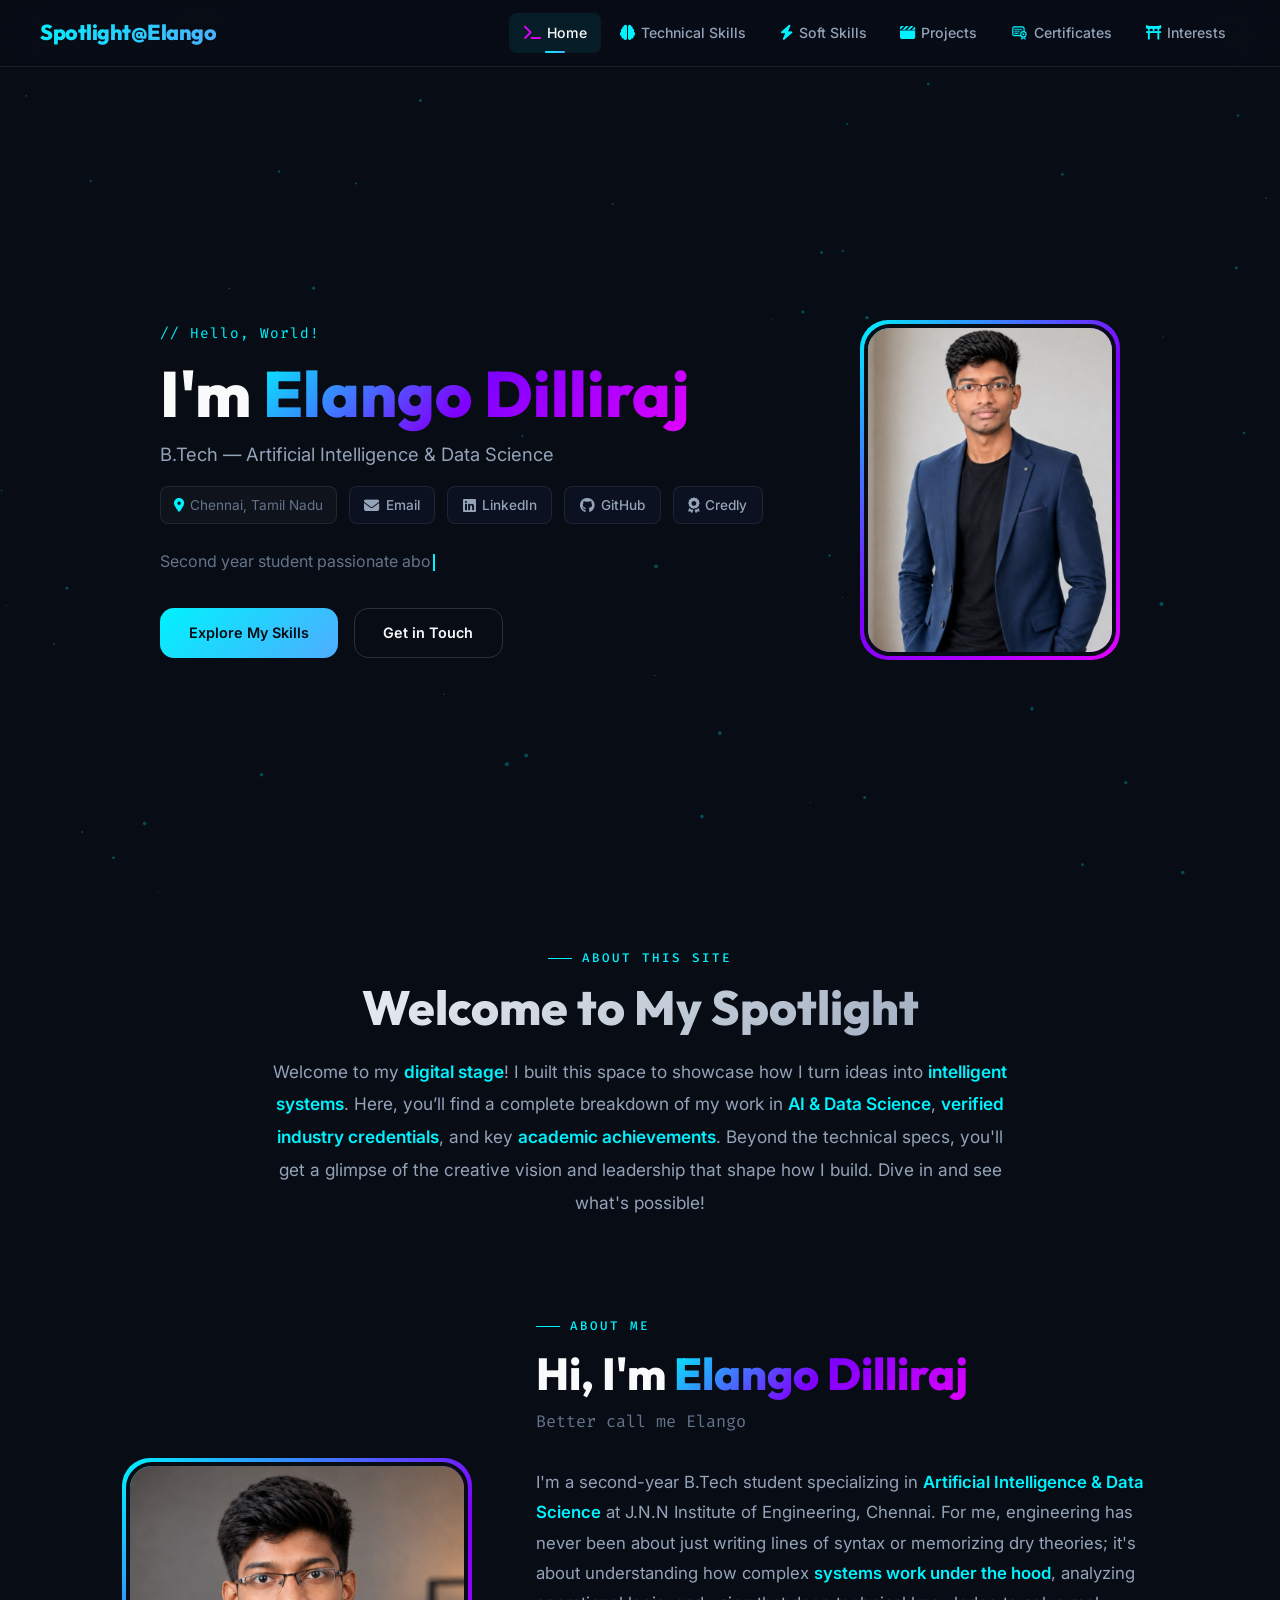
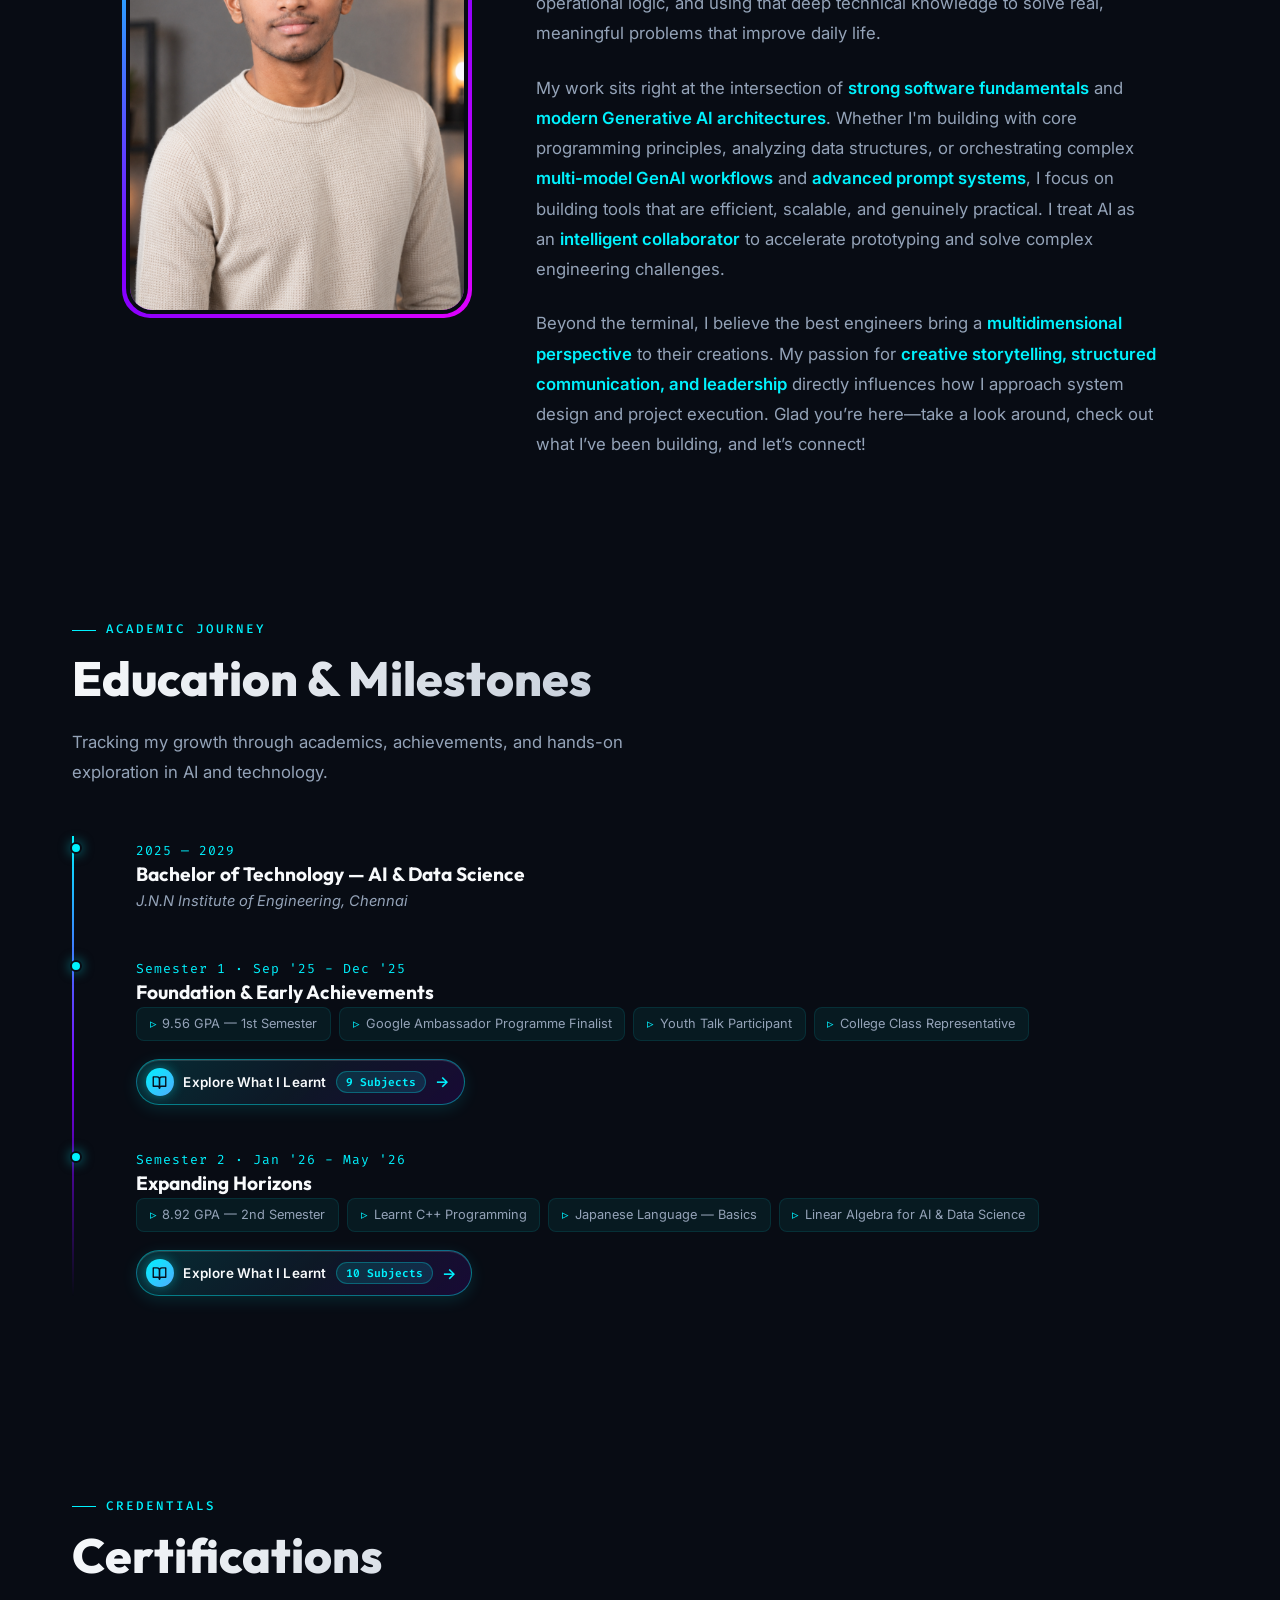
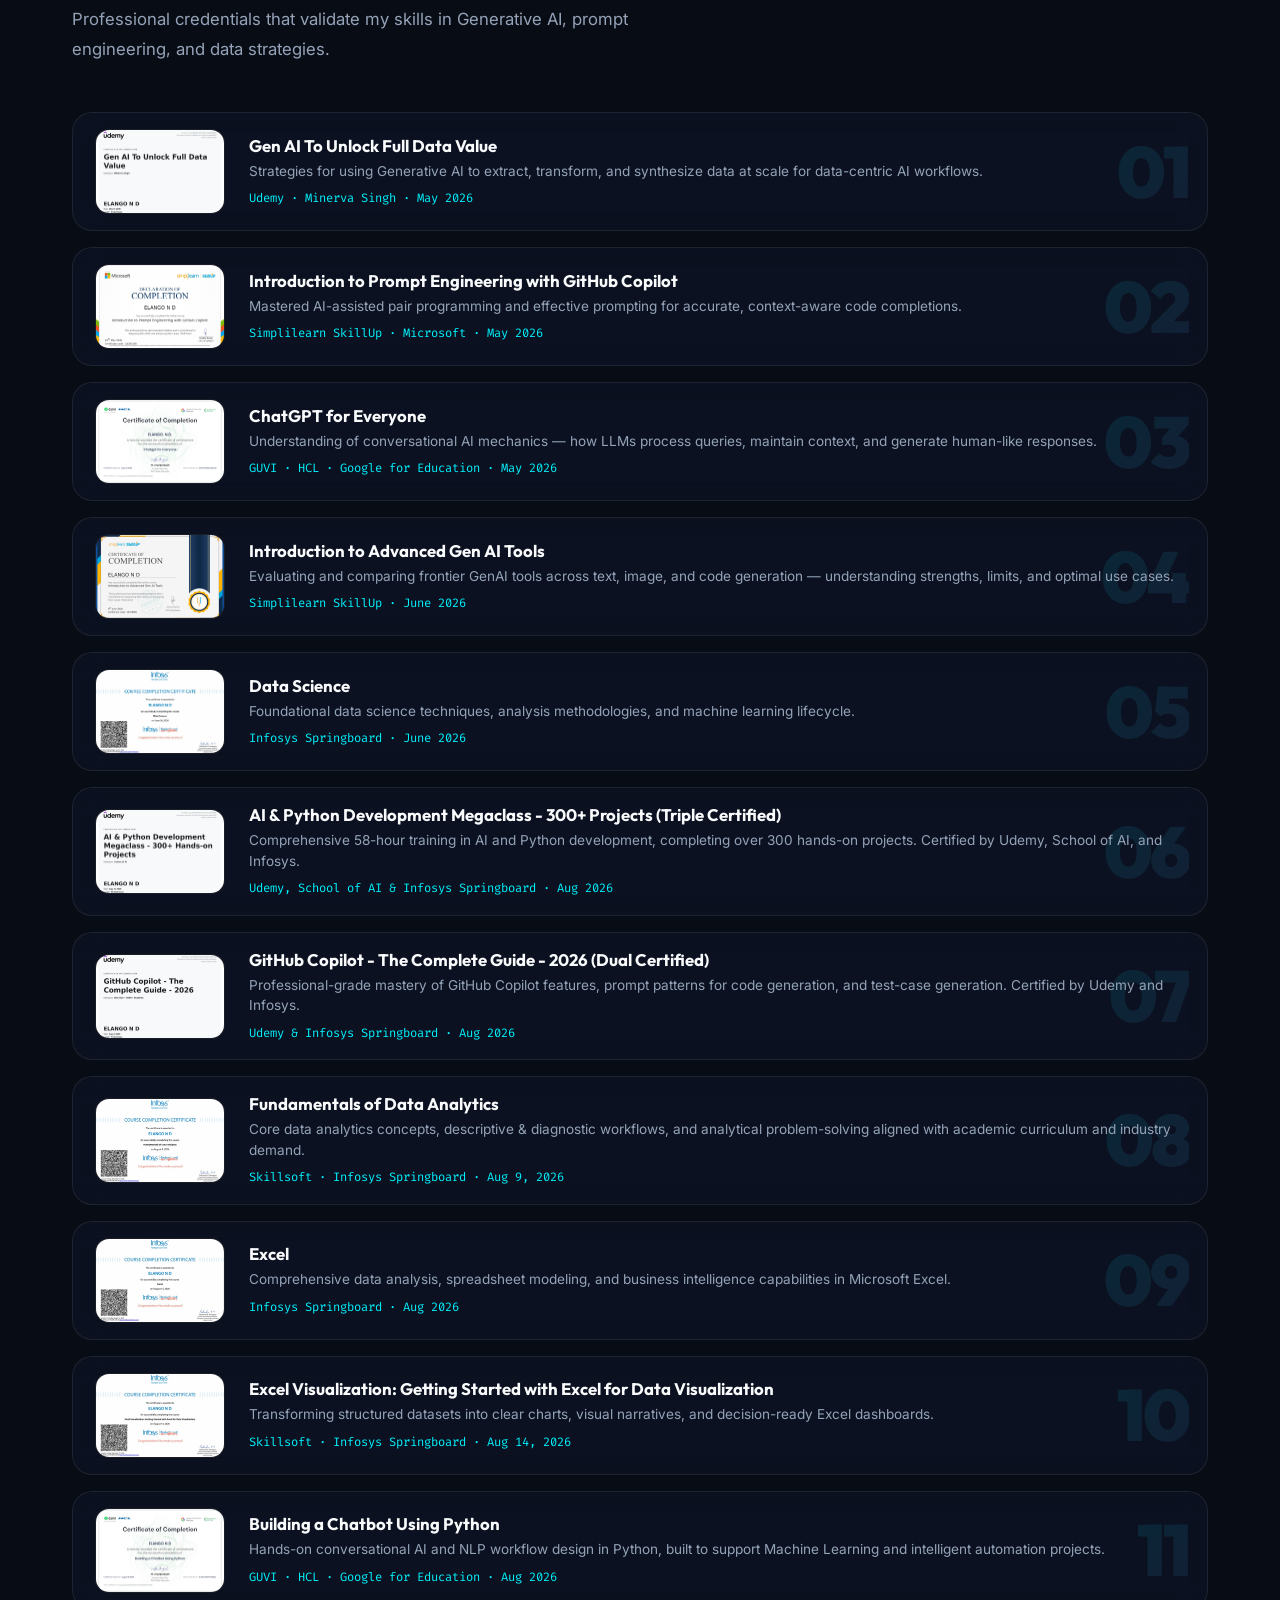
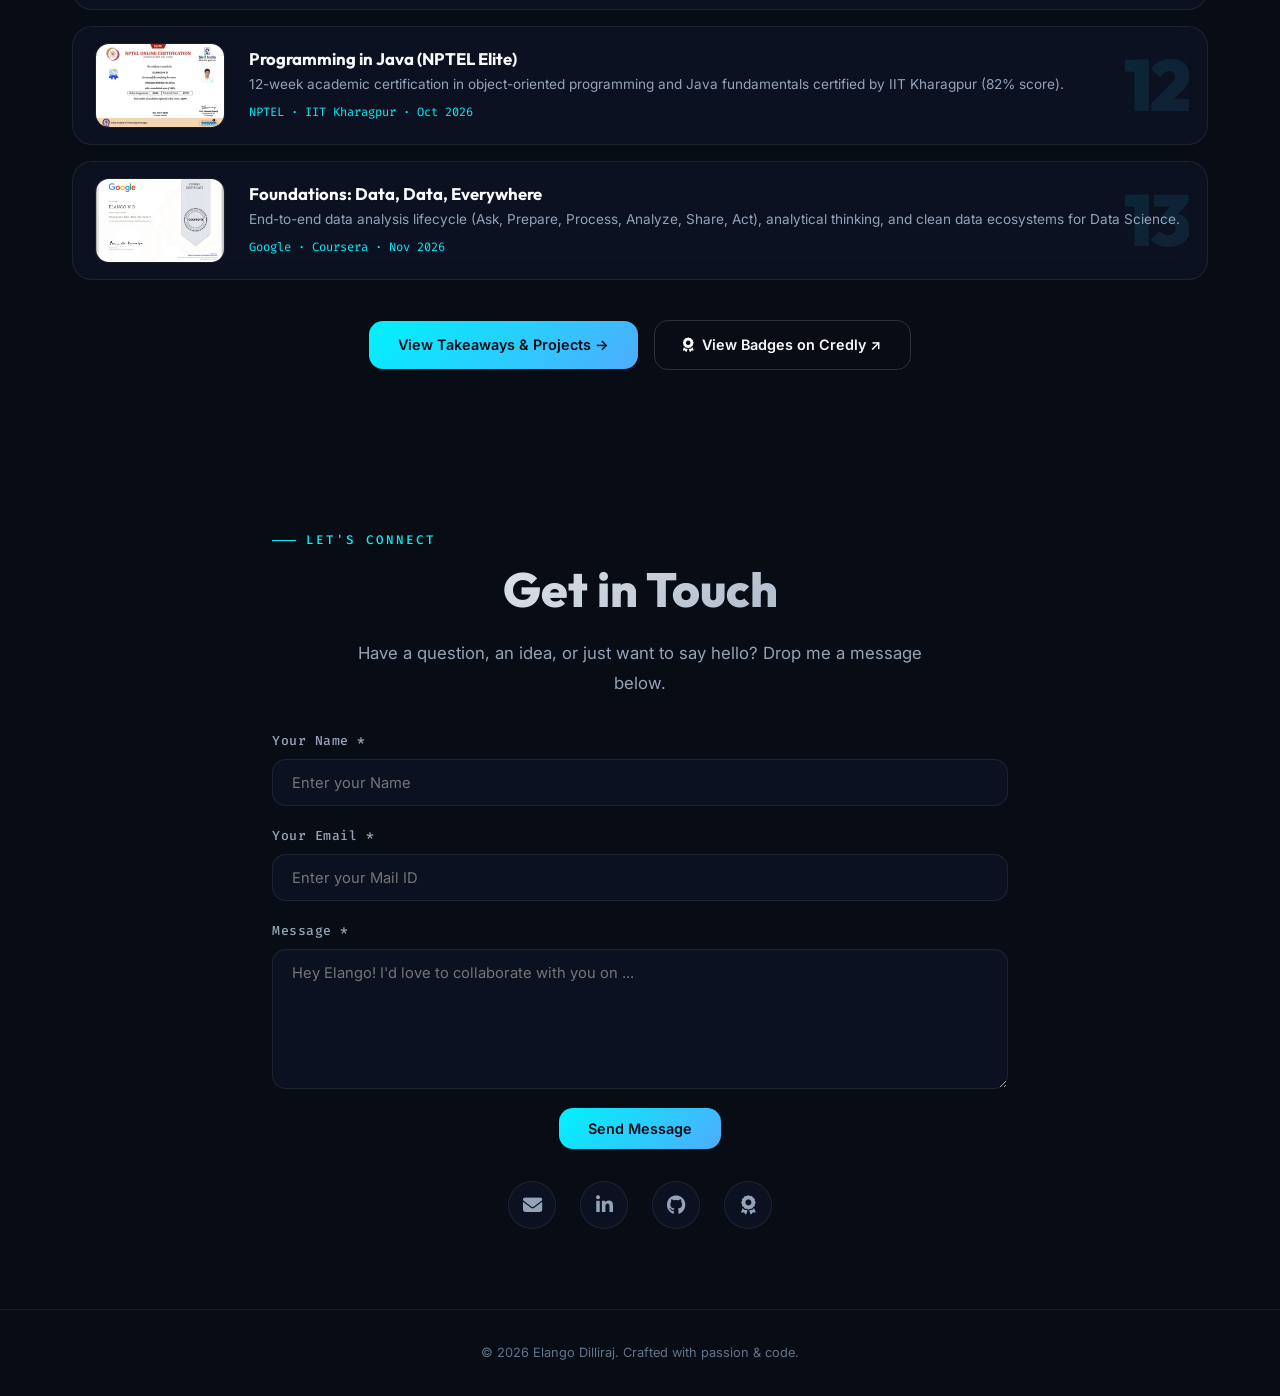
<file: index.html>
<!DOCTYPE html>
<html lang="en">

<head>
  <meta charset="UTF-8" />
  <meta name="viewport" content="width=device-width, initial-scale=1.0" />
  <meta name="description"
    content="Elango Dilliraj — B.Tech AI & Data Science student passionate about programming, AI tools, and building intelligent applications." />
  <title>Elango Dilliraj | Portfolio</title>
  <link rel="stylesheet" href="styles.css" />
  <link rel="stylesheet" href="https://cdnjs.cloudflare.com/ajax/libs/font-awesome/6.4.0/css/all.min.css">
  <link rel="icon" type="image/svg+xml" href="assets/favicon-home.svg" />
</head>

<body>

  <!-- Particle Background -->
  <canvas id="particle-canvas"></canvas>

  <!-- Navigation -->
  <nav class="navbar" id="navbar">
    <div class="nav-container">
      <a href="index.html" class="nav-logo">Spotlight@Elango</a>
      <button class="nav-toggle" id="nav-toggle" aria-label="Toggle navigation">
        <span></span><span></span><span></span>
      </button>
      <ul class="nav-links" id="nav-links">
        <li><a href="index.html" class="active"><i class="fa-solid fa-terminal"></i> Home</a></li>
        <li><a href="tech-skills.html"><i class="fa-solid fa-brain"></i> Technical Skills</a></li>
        <li><a href="soft-skills.html"><i class="fa-solid fa-bolt"></i> Soft Skills</a></li>
        <li><a href="certifications-projects.html"><i class="fa-solid fa-clapperboard"></i> Projects</a></li>
        <li><a href="certifications-projects.html#certificates"><svg class="nav-cert-logo" viewBox="0 0 24 24" fill="none" xmlns="http://www.w3.org/2000/svg" aria-hidden="true"><rect x="2.5" y="4" width="16" height="12.5" rx="2.2" fill="currentColor" fill-opacity="0.14" stroke="currentColor" stroke-width="1.6"/><path d="M5.5 8H14.5M5.5 11H11.5M5.5 13.5H9.5" stroke="currentColor" stroke-width="1.4" stroke-linecap="round" opacity="0.85"/><circle cx="17.5" cy="14.5" r="3.8" fill="#080c14" stroke="currentColor" stroke-width="1.6"/><circle cx="17.5" cy="14.5" r="1.4" fill="currentColor"/><path d="M15.8 17.8L15 21.5L17.5 20L20 21.5L19.2 17.8" fill="currentColor" fill-opacity="0.35" stroke="currentColor" stroke-width="1.3" stroke-linejoin="round"/></svg> Certificates</a></li>
        <li><a href="interests.html"><i class="fa-solid fa-torii-gate"></i> Interests</a></li>
      </ul>
    </div>
  </nav>

  <!-- Main Content -->
  <main class="main-content">

    <!-- ===== HERO ===== -->
    <section class="hero" id="hero">
      <div class="hero-inner">
        <div class="hero-text">
          <p class="hero-greeting">// Hello, World!</p>
          <h1 class="hero-name">
            I'm <span class="gradient-text">Elango Dilliraj</span>
          </h1>
          <p class="hero-role">B.Tech — Artificial Intelligence & Data Science</p>
          <div class="hero-contact-row">
            <span class="contact-badge"><i class="fa-solid fa-location-dot"></i> Chennai, Tamil Nadu</span>
            <a href="mailto:ndelango07@gmail.com" class="btn-contact"><i class="fa-solid fa-envelope"></i> Email</a>
            <a href="https://www.linkedin.com/in/elangodilliraj" target="_blank" rel="noopener" class="btn-contact"><i
                class="fa-brands fa-linkedin"></i> LinkedIn</a>
            <a href="https://github.com/ELANGO-DILLIRAJ" target="_blank" rel="noopener" class="btn-contact"><i
                class="fa-brands fa-github"></i> GitHub</a>
            <a href="https://www.credly.com/users/elangodilliraj" target="_blank" rel="noopener" class="btn-contact"><i
                class="fa-solid fa-award"></i> Credly</a>
          </div>
          <p class="hero-tagline">
            <span id="typing-text"></span><span class="cursor"></span>
          </p>
          <div class="hero-cta">
            <a href="tech-skills.html" class="btn btn-primary">Explore My Skills</a>
            <a href="#connect" class="btn btn-outline">Get in Touch</a>
          </div>
        </div>
        <div class="hero-image">
          <div class="profile-frame">
            <img src="assets/profile.jpg" alt="Elango Dilliraj — Profile Photo" />
          </div>
        </div>
      </div>
    </section>

    <!-- ===== BRIEF INTRO ===== -->
    <section class="intro-section reveal">
      <p class="section-label" style="justify-content: center;">About this Site</p>
      <h2 class="section-title" style="text-align: center;">Welcome to My Spotlight</h2>
      <p class="intro-text">
        Welcome to my <span class="highlight">digital stage</span>! I built this space to showcase how I turn ideas into
        <span class="highlight">intelligent systems</span>. Here, you’ll find a complete breakdown of my work in
        <span class="highlight">AI & Data Science</span>, <span class="highlight">verified industry credentials</span>,
        and
        key <span class="highlight">academic achievements</span>. Beyond the technical specs, you'll get a glimpse of
        the
        creative vision and leadership that shape how I build. Dive in and see what's possible!
      </p>
    </section>

    <!-- ===== ABOUT ME ===== -->
    <section class="about-section reveal" id="about">
      <div class="about-inner">
        <div class="about-image">
          <div class="profile-frame">
            <img src="assets/aboutme.png" alt="Elango Dilliraj — About Me Photo" />
          </div>
        </div>
        <div class="about-text">
          <p class="section-label">About Me</p>
          <h2 class="about-title">Hi, I'm <span class="gradient-text">Elango Dilliraj</span></h2>
          <span class="about-subtitle">Better call me <span class="highlight">Elango</span></span>
          <div class="about-paragraphs">
            <p>
              I'm a second-year B.Tech student specializing in <span class="highlight">Artificial Intelligence & Data
                Science</span> at J.N.N Institute of Engineering, Chennai. For me, engineering has never been about just
              writing lines of syntax or memorizing dry theories; it's about understanding how complex <span
                class="highlight">systems work under the hood</span>, analyzing operational logic, and using that deep
              technical knowledge to solve real, meaningful problems that improve daily life.
            </p>
            <p>
              My work sits right at the intersection of <span class="highlight">strong software fundamentals</span> and
              <span class="highlight">modern Generative AI architectures</span>. Whether I'm building with core
              programming principles, analyzing data structures, or orchestrating complex <span
                class="highlight">multi-model GenAI workflows</span> and <span class="highlight">advanced prompt
                systems</span>, I focus on building tools that are efficient, scalable, and genuinely practical. I treat
              AI as an <span class="highlight">intelligent collaborator</span> to accelerate prototyping and solve
              complex engineering challenges.
            </p>
            <p>
              Beyond the terminal, I believe the best engineers bring a <span class="highlight">multidimensional
                perspective</span> to their creations. My passion for <span class="highlight">creative storytelling,
                structured communication, and leadership</span> directly influences how I approach system design and
              project execution. Glad you’re here—take a look around, check out what I’ve been building, and let’s
              connect!
            </p>
          </div>
        </div>
      </div>
    </section>

    <!-- ===== ACADEMIC TIMELINE ===== -->
    <section class="section reveal" id="timeline">
      <p class="section-label">Academic Journey</p>
      <h2 class="section-title">Education & Milestones</h2>
      <p class="section-subtitle">Tracking my growth through academics, achievements, and hands-on exploration in AI and
        technology.</p>

      <div class="timeline">
        <!-- Degree Header -->
        <div class="timeline-item">
          <span class="timeline-year">2025 — 2029</span>
          <h3 class="timeline-title">Bachelor of Technology — AI & Data Science</h3>
          <p class="timeline-institution">J.N.N Institute of Engineering, Chennai</p>
        </div>

        <!-- Semester 1 -->
        <div class="timeline-item">
          <span class="timeline-year">Semester 1 · Sep '25 - Dec '25</span>
          <h3 class="timeline-title">Foundation &amp; Early Achievements</h3>
          <ul class="timeline-highlights">
            <li>9.56 GPA — 1st Semester</li>
            <li>Google Ambassador Programme Finalist</li>
            <li>Youth Talk Participant</li>
            <li>College Class Representative</li>
          </ul>
          <button type="button" class="sem-subjects-btn" data-sem="1" aria-label="Explore Semester 1 Curriculum Tree">
            <span class="sem-btn-icon" aria-hidden="true">
              <svg width="15" height="15" viewBox="0 0 24 24" fill="none" stroke="currentColor" stroke-width="2.2" stroke-linecap="round" stroke-linejoin="round"><path d="M2 3h6a4 4 0 0 1 4 4v14a3 3 0 0 0-3-3H2z"/><path d="M22 3h-6a4 4 0 0 0-4 4v14a3 3 0 0 1 3-3h7z"/></svg>
            </span>
            <span class="sem-btn-text">Explore What I Learnt</span>
            <span class="sem-btn-count">9 Subjects</span>
            <span class="sem-btn-arrow" aria-hidden="true">→</span>
          </button>
        </div>

        <!-- Semester 2 -->
        <div class="timeline-item">
          <span class="timeline-year">Semester 2 · Jan '26 - May '26</span>
          <h3 class="timeline-title">Expanding Horizons</h3>
          <ul class="timeline-highlights">
            <li>8.92 GPA — 2nd Semester</li>
            <li>Learnt C++ Programming</li>
            <li>Japanese Language — Basics</li>
            <li>Linear Algebra for AI &amp; Data Science</li>
          </ul>
          <button type="button" class="sem-subjects-btn" data-sem="2" aria-label="Explore Semester 2 Curriculum Tree">
            <span class="sem-btn-icon" aria-hidden="true">
              <svg width="15" height="15" viewBox="0 0 24 24" fill="none" stroke="currentColor" stroke-width="2.2" stroke-linecap="round" stroke-linejoin="round"><path d="M2 3h6a4 4 0 0 1 4 4v14a3 3 0 0 0-3-3H2z"/><path d="M22 3h-6a4 4 0 0 0-4 4v14a3 3 0 0 1 3-3h7z"/></svg>
            </span>
            <span class="sem-btn-text">Explore What I Learnt</span>
            <span class="sem-btn-count">10 Subjects</span>
            <span class="sem-btn-arrow" aria-hidden="true">→</span>
          </button>
        </div>
      </div>
    </section>

    <!-- ===== CERTIFICATIONS PREVIEW ===== -->
    <section class="section reveal" id="certifications">
      <p class="section-label">Credentials</p>
      <h2 class="section-title">Certifications</h2>
      <p class="section-subtitle">Professional credentials that validate my skills in Generative AI, prompt engineering,
        and data strategies.</p>

      <div class="cert-preview-list">

        <a href="certifications-projects.html#cert-1" class="cert-preview-card">
          <div class="cert-preview-thumb">
            <img src="assets/certificates/udemy-genai.jpg" alt="Gen AI To Unlock Full Data Value — Udemy" />
          </div>
          <div class="cert-preview-info">
            <h4>Gen AI To Unlock Full Data Value</h4>
            <p>Strategies for using Generative AI to extract, transform, and synthesize data at scale for data-centric AI workflows.</p>
            <span class="cert-org">Udemy · Minerva Singh · May 2026</span>
          </div>
        </a>

        <a href="certifications-projects.html#cert-2" class="cert-preview-card">
          <div class="cert-preview-thumb">
            <img src="assets/certificates/simplilearn-copilot.jpg" alt="Prompt Engineering with GitHub Copilot — Simplilearn" />
          </div>
          <div class="cert-preview-info">
            <h4>Introduction to Prompt Engineering with GitHub Copilot</h4>
            <p>Mastered AI-assisted pair programming and effective prompting for accurate, context-aware code completions.</p>
            <span class="cert-org">Simplilearn SkillUp · Microsoft · May 2026</span>
          </div>
        </a>

        <a href="certifications-projects.html#cert-3" class="cert-preview-card">
          <div class="cert-preview-thumb">
            <img src="assets/certificates/guvi-chatgpt.png" alt="ChatGPT for Everyone — GUVI" />
          </div>
          <div class="cert-preview-info">
            <h4>ChatGPT for Everyone</h4>
            <p>Understanding of conversational AI mechanics — how LLMs process queries, maintain context, and generate human-like responses.</p>
            <span class="cert-org">GUVI · HCL · Google for Education · May 2026</span>
          </div>
        </a>

        <a href="certifications-projects.html#cert-4" class="cert-preview-card">
          <div class="cert-preview-thumb">
            <img src="assets/certificates/simplilearn-adv-genai.png" alt="Introduction to Advanced Gen AI Tools — Simplilearn" />
          </div>
          <div class="cert-preview-info">
            <h4>Introduction to Advanced Gen AI Tools</h4>
            <p>Evaluating and comparing frontier GenAI tools across text, image, and code generation — understanding strengths, limits, and optimal use cases.</p>
            <span class="cert-org">Simplilearn SkillUp · June 2026</span>
          </div>
        </a>

        <a href="certifications-projects.html#cert-6" class="cert-preview-card">
          <div class="cert-preview-thumb">
            <img src="assets/certificates/infosys-datascience.jpg" alt="Data Science — Infosys Springboard" />
          </div>
          <div class="cert-preview-info">
            <h4>Data Science</h4>
            <p>Foundational data science techniques, analysis methodologies, and machine learning lifecycle.</p>
            <span class="cert-org">Infosys Springboard · June 2026</span>
          </div>
        </a>

        <a href="certifications-projects.html#cert-7" class="cert-preview-card">
          <div class="cert-preview-thumb">
            <img src="assets/certificates/udemy-ai-python-megaclass.jpg" alt="AI & Python Development Megaclass — Udemy, School of AI & Infosys Springboard" />
          </div>
          <div class="cert-preview-info">
            <h4>AI & Python Development Megaclass - 300+ Projects (Triple Certified)</h4>
            <p>Comprehensive 58-hour training in AI and Python development, completing over 300 hands-on projects. Certified by Udemy, School of AI, and Infosys.</p>
            <span class="cert-org">Udemy, School of AI & Infosys Springboard · Aug 2026</span>
          </div>
        </a>

        <a href="certifications-projects.html#cert-8" class="cert-preview-card">
          <div class="cert-preview-thumb">
            <img src="assets/certificates/udemy-copilot-complete.jpg" alt="GitHub Copilot — Udemy & Infosys Springboard" />
          </div>
          <div class="cert-preview-info">
            <h4>GitHub Copilot - The Complete Guide - 2026 (Dual Certified)</h4>
            <p>Professional-grade mastery of GitHub Copilot features, prompt patterns for code generation, and test-case generation. Certified by Udemy and Infosys.</p>
            <span class="cert-org">Udemy & Infosys Springboard · Aug 2026</span>
          </div>
        </a>

        <a href="certifications-projects.html#cert-13" class="cert-preview-card">
          <div class="cert-preview-thumb">
            <img src="assets/certificates/infosys-data-analytics.jpg" alt="Fundamentals of Data Analytics — Skillsoft & Infosys Springboard" />
          </div>
          <div class="cert-preview-info">
            <h4>Fundamentals of Data Analytics</h4>
            <p>Core data analytics concepts, descriptive &amp; diagnostic workflows, and analytical problem-solving aligned with academic curriculum and industry demand.</p>
            <span class="cert-org">Skillsoft · Infosys Springboard · Aug 9, 2026</span>
          </div>
        </a>

        <a href="certifications-projects.html#cert-9" class="cert-preview-card">
          <div class="cert-preview-thumb">
            <img src="assets/certificates/infosys-excel.jpg" alt="Excel — Infosys Springboard" />
          </div>
          <div class="cert-preview-info">
            <h4>Excel</h4>
            <p>Comprehensive data analysis, spreadsheet modeling, and business intelligence capabilities in Microsoft Excel.</p>
            <span class="cert-org">Infosys Springboard · Aug 2026</span>
          </div>
        </a>

        <a href="certifications-projects.html#cert-14" class="cert-preview-card">
          <div class="cert-preview-thumb">
            <img src="assets/certificates/infosys-excel-visualization.jpg" alt="Excel Visualization: Getting Started with Excel for Data Visualization — Skillsoft & Infosys Springboard" />
          </div>
          <div class="cert-preview-info">
            <h4>Excel Visualization: Getting Started with Excel for Data Visualization</h4>
            <p>Transforming structured datasets into clear charts, visual narratives, and decision-ready Excel dashboards.</p>
            <span class="cert-org">Skillsoft · Infosys Springboard · Aug 14, 2026</span>
          </div>
        </a>

        <a href="certifications-projects.html#cert-10" class="cert-preview-card">
          <div class="cert-preview-thumb">
            <img src="assets/certificates/guvi-chatbot-python.jpg" alt="Building a Chatbot Using Python — GUVI" />
          </div>
          <div class="cert-preview-info">
            <h4>Building a Chatbot Using Python</h4>
            <p>Hands-on conversational AI and NLP workflow design in Python, built to support Machine Learning and intelligent automation projects.</p>
            <span class="cert-org">GUVI · HCL · Google for Education · Aug 2026</span>
          </div>
        </a>

        <a href="certifications-projects.html#cert-11" class="cert-preview-card">
          <div class="cert-preview-thumb">
            <img src="assets/certificates/nptel-java.png" alt="Programming in Java — NPTEL IIT Kharagpur" />
          </div>
          <div class="cert-preview-info">
            <h4>Programming in Java (NPTEL Elite)</h4>
            <p>12-week academic certification in object-oriented programming and Java fundamentals certified by IIT Kharagpur (82% score).</p>
            <span class="cert-org">NPTEL · IIT Kharagpur · Oct 2026</span>
          </div>
        </a>

        <a href="certifications-projects.html#cert-12" class="cert-preview-card">
          <div class="cert-preview-thumb">
            <img src="assets/certificates/google-data-everywhere.jpg" alt="Foundations: Data, Data, Everywhere — Google & Coursera" />
          </div>
          <div class="cert-preview-info">
            <h4>Foundations: Data, Data, Everywhere</h4>
            <p>End-to-end data analysis lifecycle (Ask, Prepare, Process, Analyze, Share, Act), analytical thinking, and clean data ecosystems for Data Science.</p>
            <span class="cert-org">Google · Coursera · Nov 2026</span>
          </div>
        </a>

      </div>

      <div class="cert-view-all">
        <a href="certifications-projects.html" class="btn btn-primary">View Takeaways & Projects →</a>
        <a href="https://www.credly.com/users/elangodilliraj" target="_blank" rel="noopener" class="btn btn-outline"><i
            class="fa-solid fa-award"></i> View Badges on Credly ↗</a>
      </div>
    </section>

    <!-- ===== CONNECT ===== -->
    <section class="connect-section reveal" id="connect">
      <p class="section-label">Let's Connect</p>
      <h2 class="section-title">Get in Touch</h2>
      <p class="section-subtitle" style="margin: 0 auto 1rem;">Have a question, an idea, or just want to say hello? Drop
        me a message below.</p>

      <form class="connect-form" id="connect-form" name="contact" method="POST" data-netlify="true">
        <div class="form-group">
          <label for="form-name">Your Name *</label>
          <input type="text" id="form-name" name="name" placeholder="Enter your Name" required />
        </div>
        <div class="form-group">
          <label for="form-email">Your Email *</label>
          <input type="email" id="form-email" name="email" placeholder="Enter your Mail ID " required />
        </div>
        <div class="form-group">
          <label for="form-message">Message *</label>
          <textarea id="form-message" name="message" placeholder="Hey Elango! I'd love to collaborate with you on ... "
            required></textarea>
        </div>
        <button type="submit" class="btn btn-primary" style="align-self: center;">Send Message</button>
      </form>
      <div id="form-status" class="form-status"></div>

      <div class="connect-socials">
        <a href="mailto:ndelango07@gmail.com" class="social-link" title="Email"><i class="fa-solid fa-envelope"></i></a>
        <a href="https://www.linkedin.com/in/elangodilliraj" target="_blank" rel="noopener" class="social-link"
          title="LinkedIn"><i class="fa-brands fa-linkedin-in"></i></a>
        <a href="https://github.com/ELANGO-DILLIRAJ" target="_blank" rel="noopener" class="social-link"
          title="GitHub"><i class="fa-brands fa-github"></i></a>
        <a href="https://www.credly.com/users/elangodilliraj" target="_blank" rel="noopener" class="social-link"
          title="Credly"><i class="fa-solid fa-award"></i></a>
      </div>
    </section>

  </main>

  <!-- ===== SEMESTER SUBJECTS MODAL ===== -->
  <div id="sem-modal" class="sem-modal-overlay" role="dialog" aria-modal="true" aria-label="Semester Subjects" hidden tabindex="-1">
    <div class="sem-modal-container">
      <div class="sem-modal-header">
        <div class="sem-modal-title-wrap">
          <svg class="sem-modal-icon" width="22" height="22" viewBox="0 0 24 24" fill="none" stroke="currentColor" stroke-width="2" stroke-linecap="round" stroke-linejoin="round"><path d="M2 3h6a4 4 0 0 1 4 4v14a3 3 0 0 0-3-3H2z"/><path d="M22 3h-6a4 4 0 0 0-4 4v14a3 3 0 0 1 3-3h7z"/></svg>
          <div>
            <p class="sem-modal-label" id="sem-modal-label">Academic Curriculum</p>
            <h3 class="sem-modal-title" id="sem-modal-title">Semester Subjects</h3>
          </div>
        </div>
        <button class="sem-modal-close" id="sem-modal-close" aria-label="Close">
          <svg width="18" height="18" viewBox="0 0 24 24" fill="none" stroke="currentColor" stroke-width="2.5" stroke-linecap="round"><line x1="18" y1="6" x2="6" y2="18"/><line x1="6" y1="6" x2="18" y2="18"/></svg>
        </button>
      </div>
      <div class="sem-modal-body" id="sem-modal-body">
        <!-- Injected by JS -->
      </div>
    </div>
  </div>

  <!-- Footer -->
  <footer class="footer">
    <p>© 2026 Elango Dilliraj. Crafted with passion & code.</p>
  </footer>

  <!-- Scroll to Top Button -->
  <button id="scroll-top" class="scroll-top-btn" aria-label="Scroll to top">
    <i class="fa-solid fa-arrow-up"></i>
  </button>

  <script src="app.js"></script>
</body>

</html>
</file>
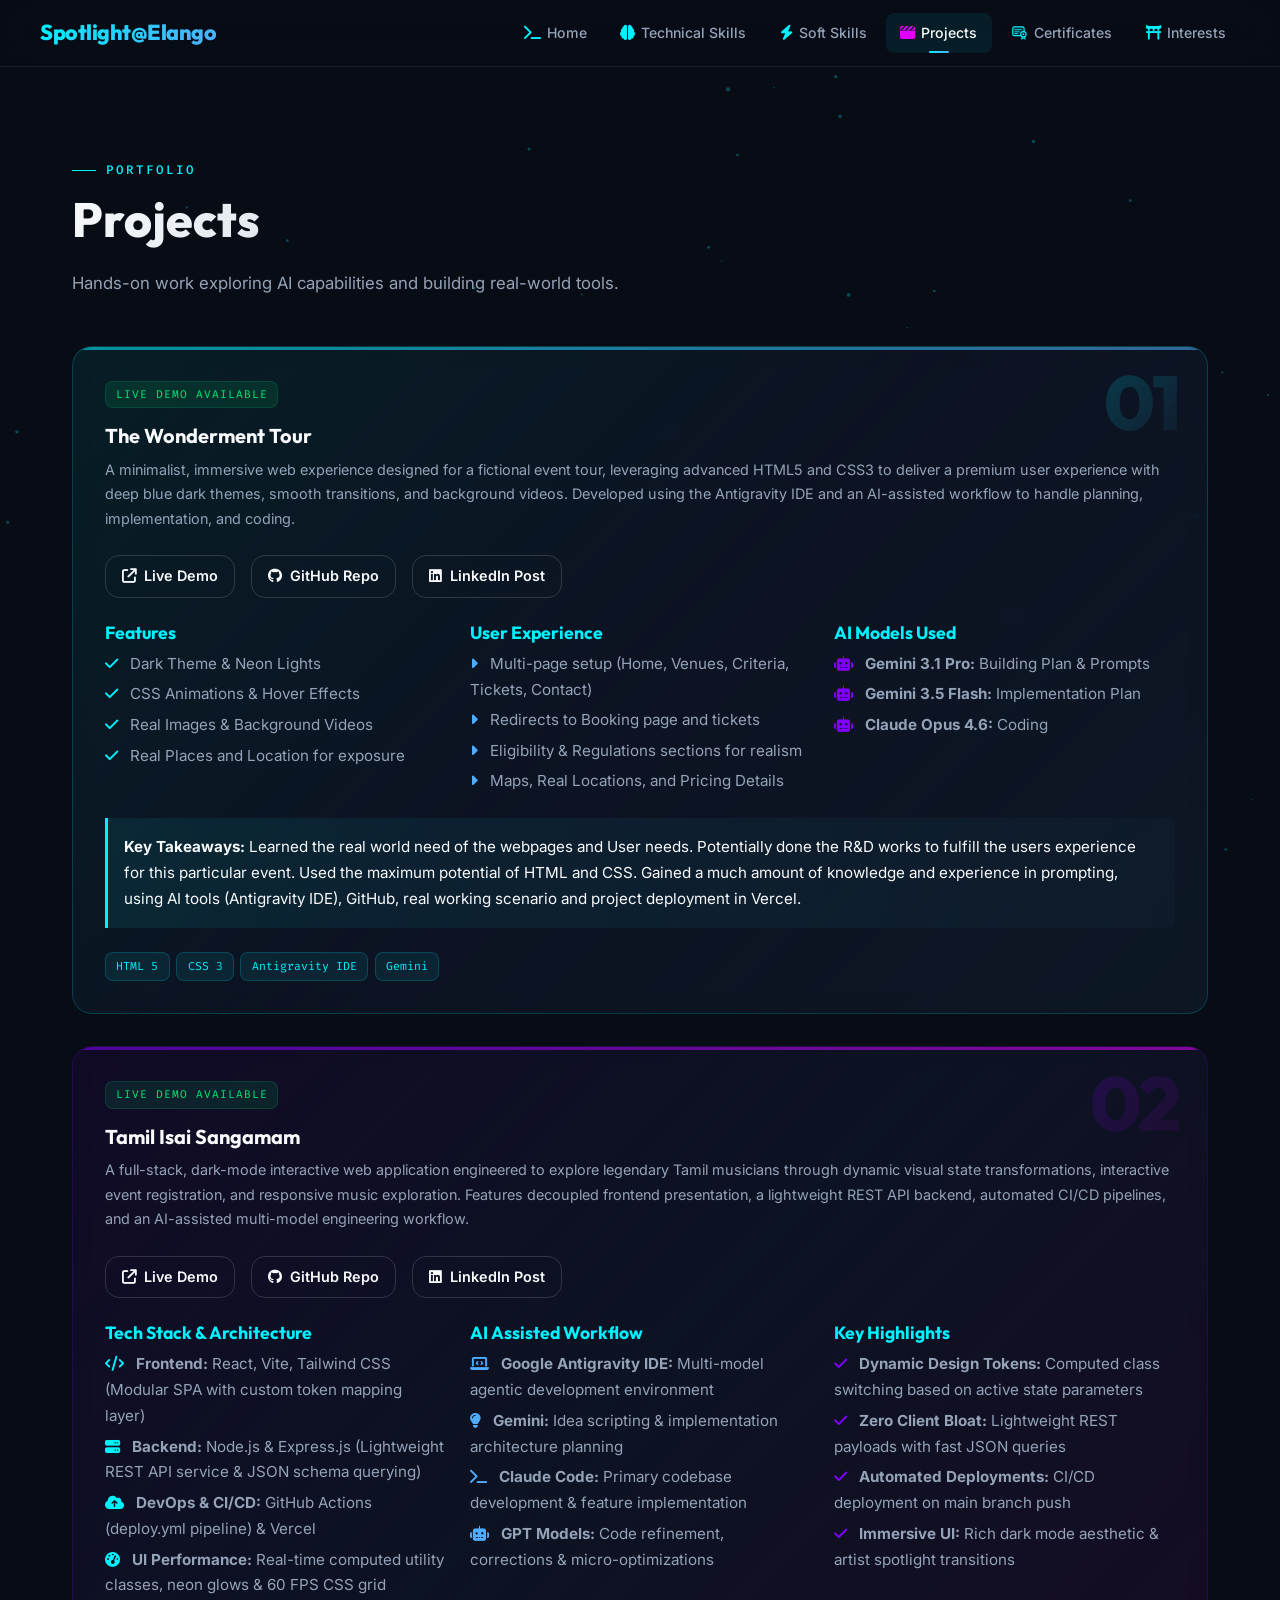
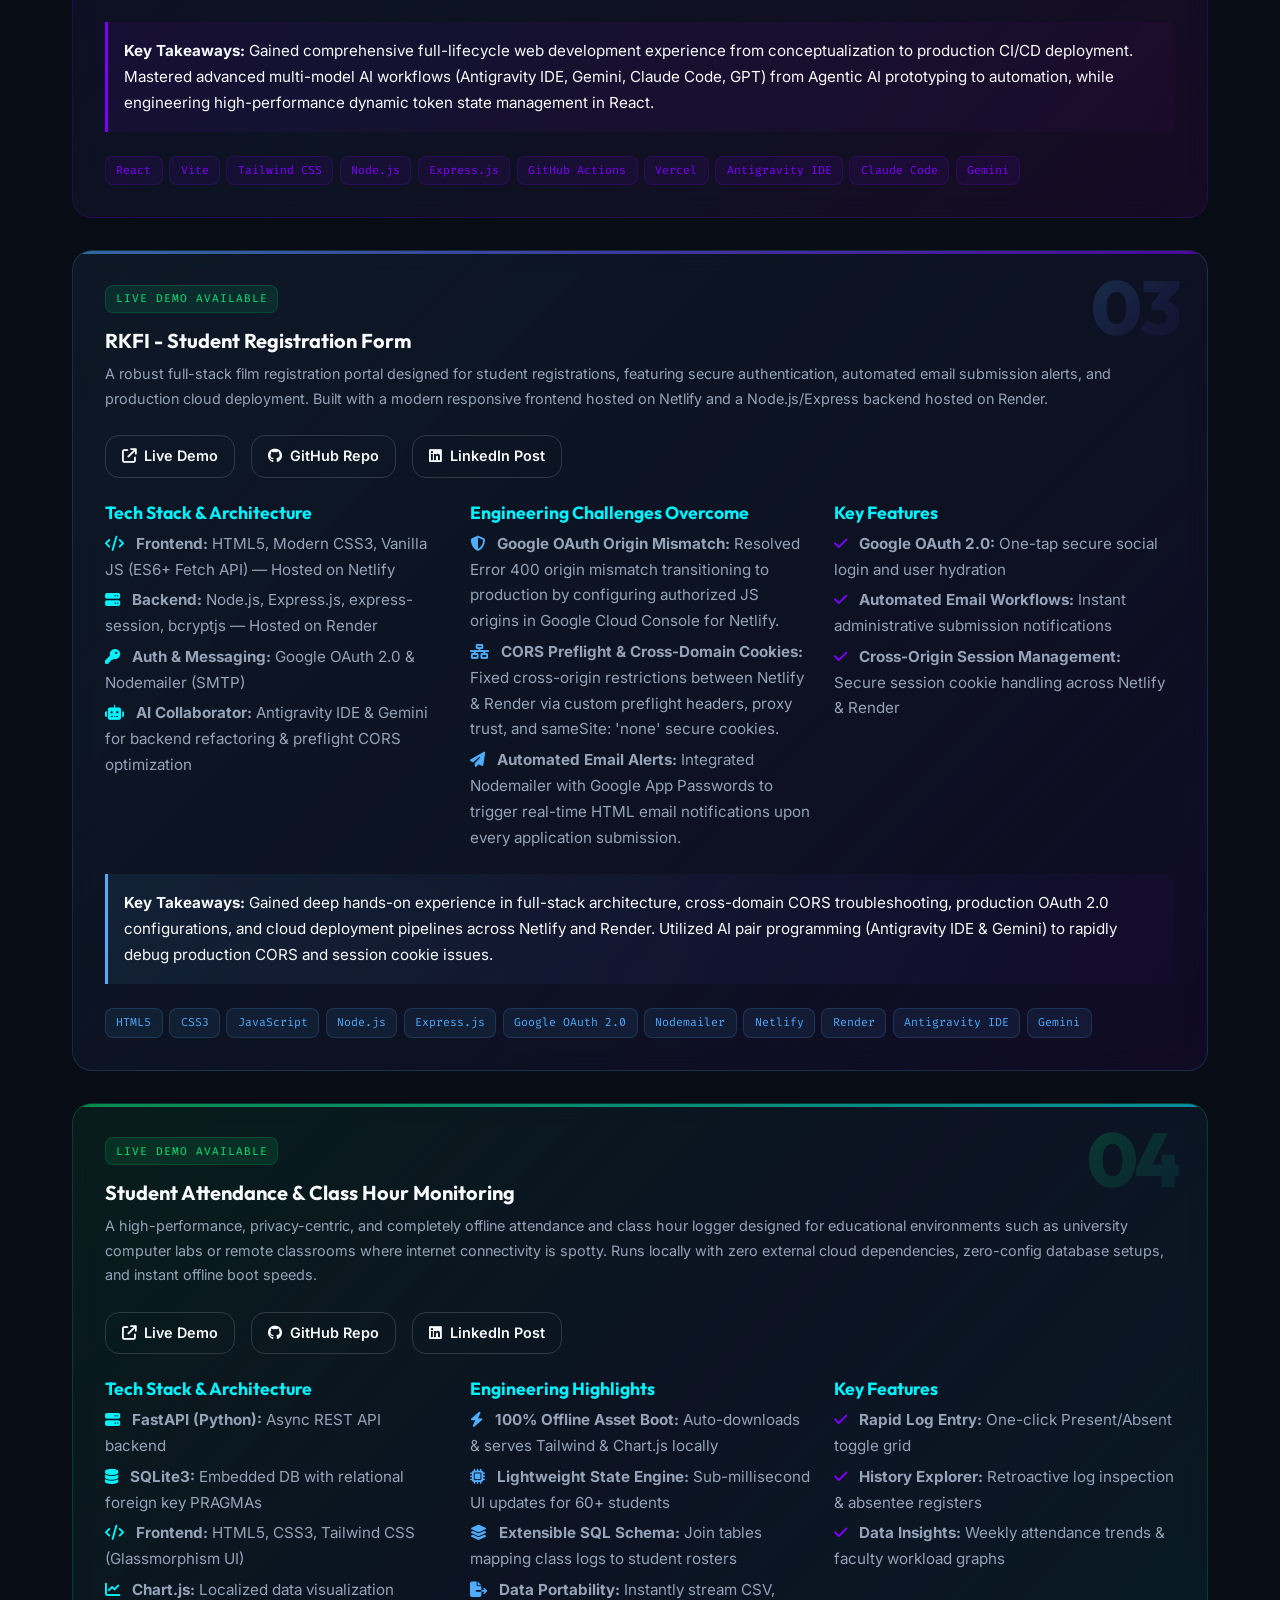
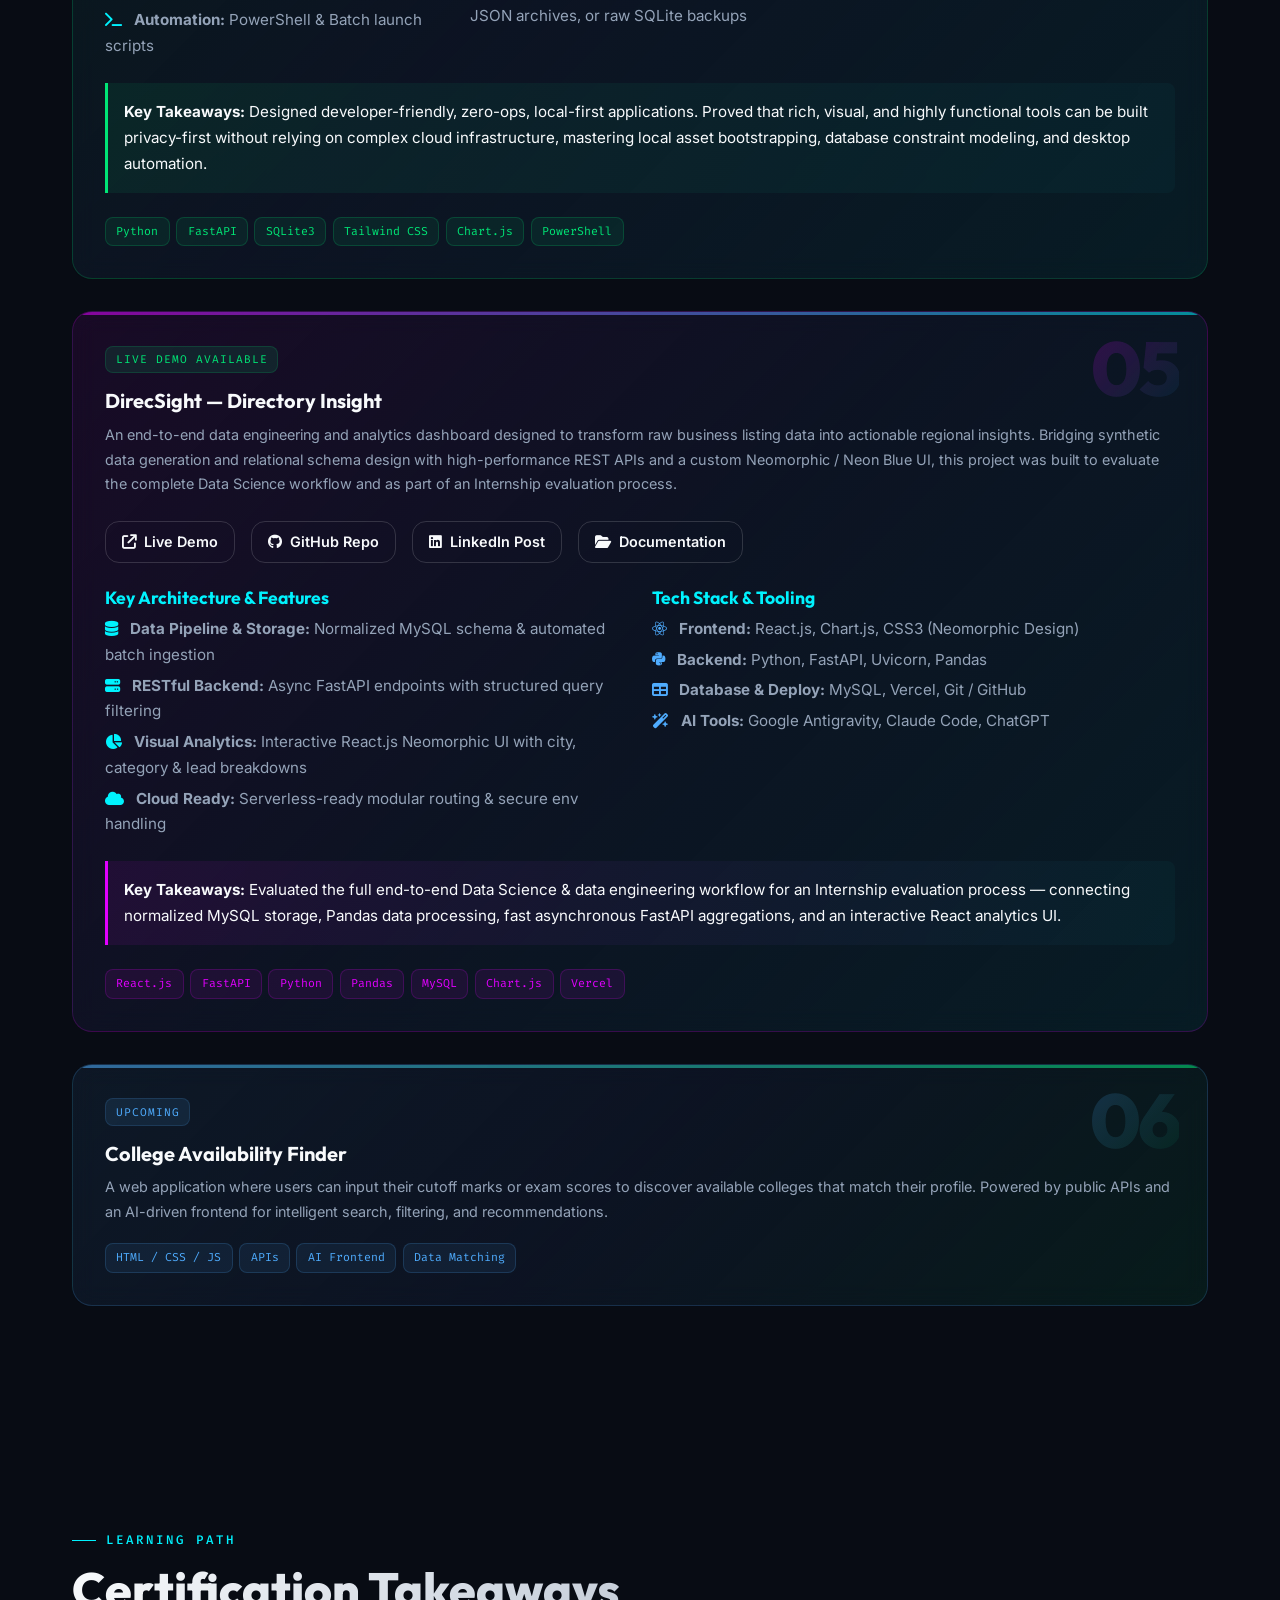
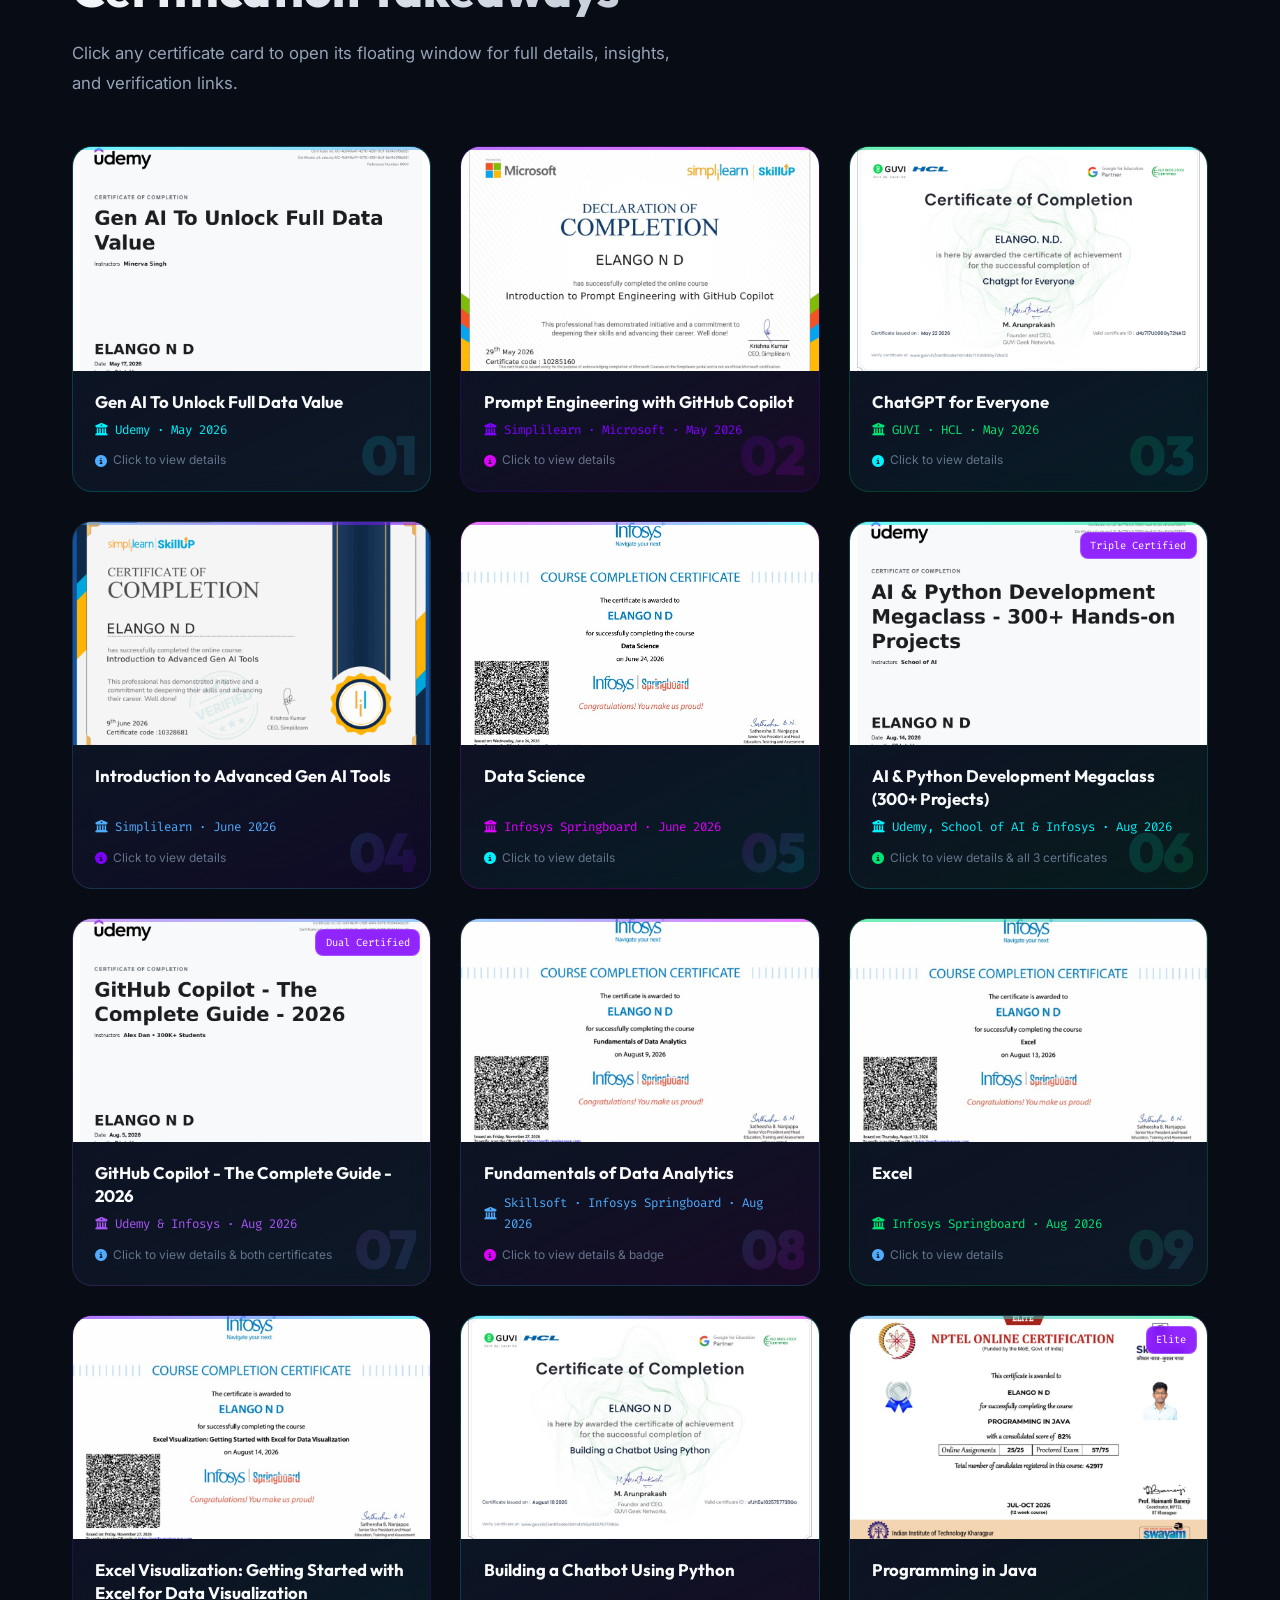
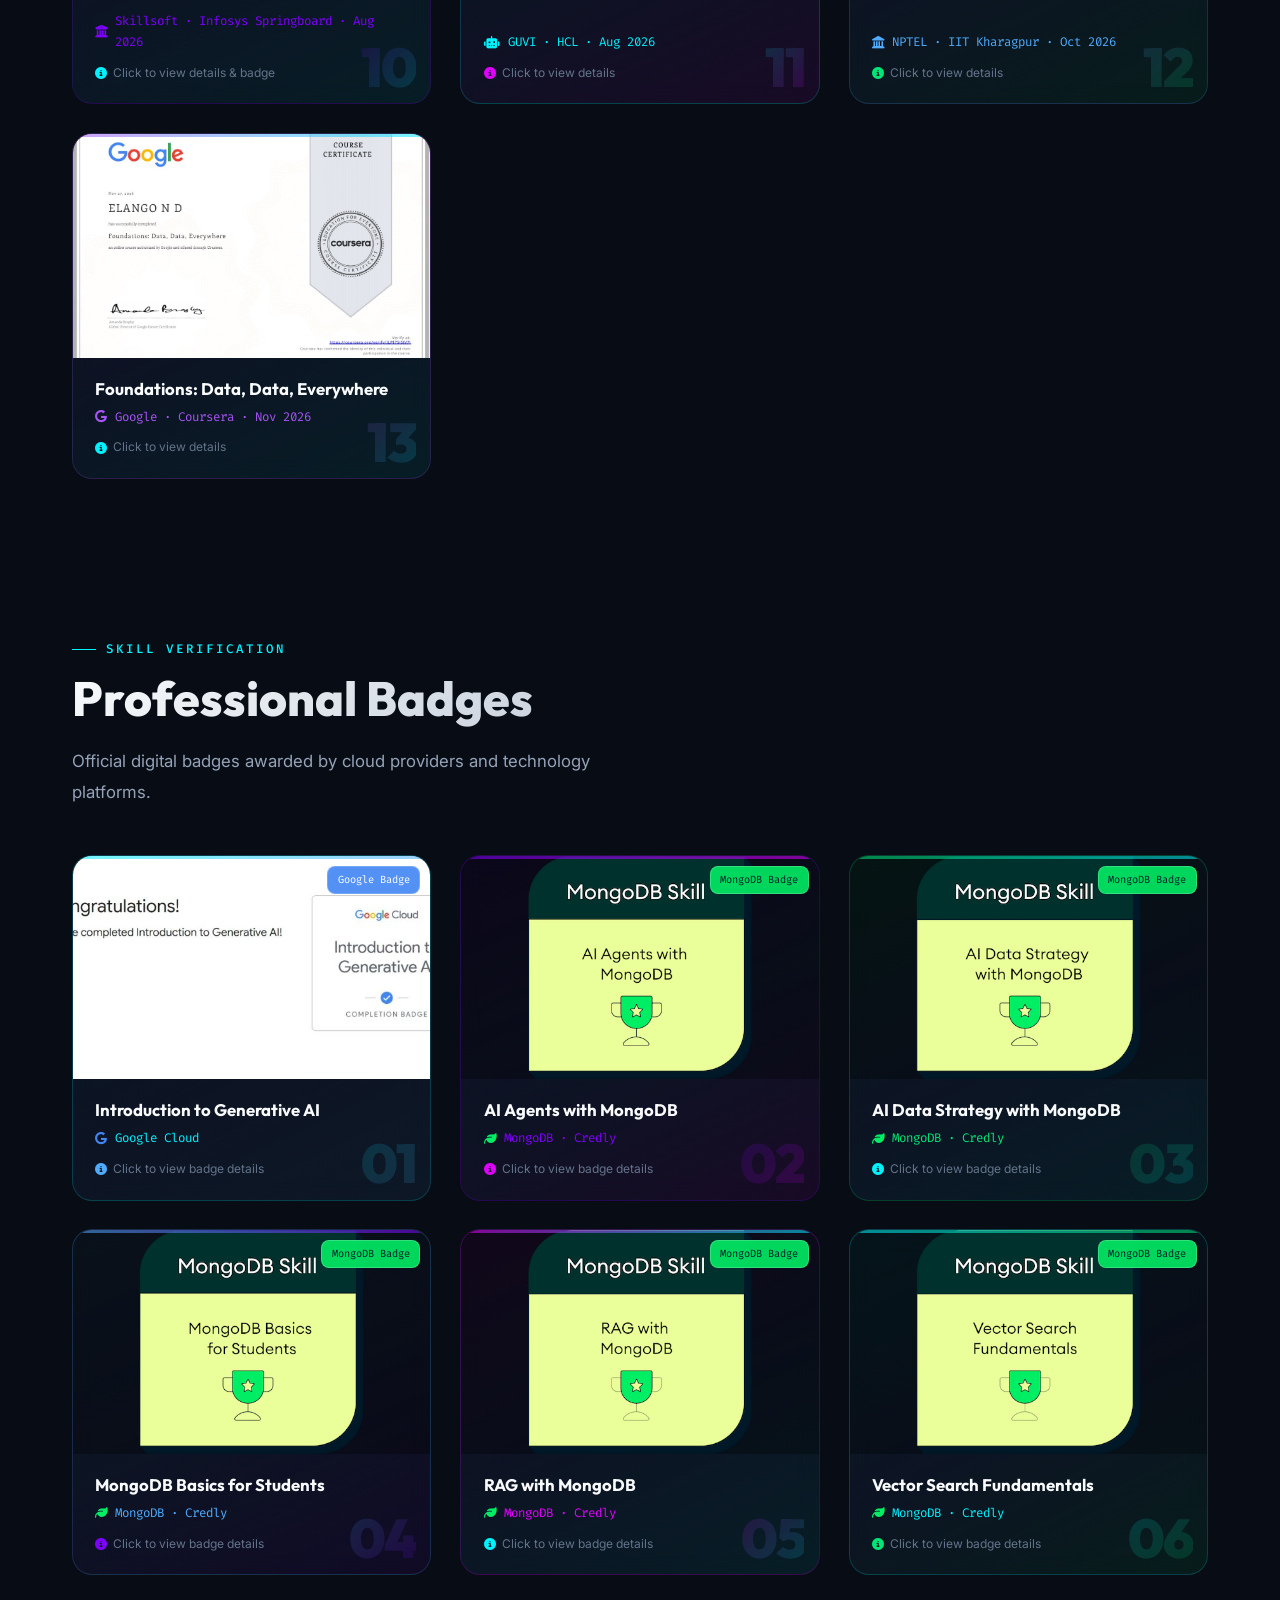
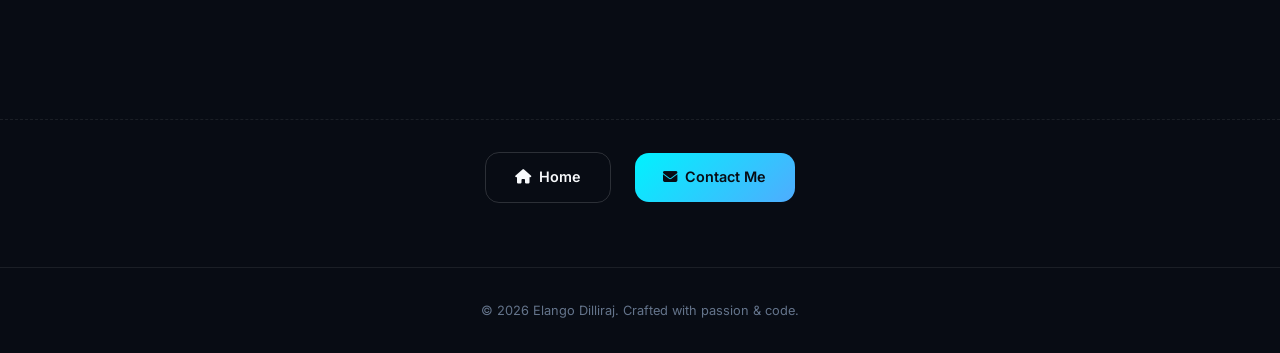
<file: certifications-projects.html>
<!DOCTYPE html>
<html lang="en">

<head>
  <meta charset="UTF-8" />
  <meta name="viewport" content="width=device-width, initial-scale=1.0" />
  <meta name="description"
    content="Projects and Certifications — Elango Dilliraj's AI projects and professional certification takeaways with practical implementation details." />
  <title>Projects & Certifications | Elango Dilliraj</title>
  <link rel="stylesheet" href="styles.css" />
  <link rel="stylesheet" href="https://cdnjs.cloudflare.com/ajax/libs/font-awesome/6.4.0/css/all.min.css">
  <link rel="icon" type="image/svg+xml" href="assets/favicon-cert.svg" />
</head>

<body>

  <canvas id="particle-canvas"></canvas>

  <!-- Navigation -->
  <nav class="navbar">
    <div class="nav-container">
      <a href="index.html" class="nav-logo">Spotlight@Elango</a>
      <button class="nav-toggle" id="nav-toggle" aria-label="Toggle navigation">
        <span></span><span></span><span></span>
      </button>
      <ul class="nav-links" id="nav-links">
        <li><a href="index.html"><i class="fa-solid fa-terminal"></i> Home</a></li>
        <li><a href="tech-skills.html"><i class="fa-solid fa-brain"></i> Technical Skills</a></li>
        <li><a href="soft-skills.html"><i class="fa-solid fa-bolt"></i> Soft Skills</a></li>
        <li><a href="certifications-projects.html"><i class="fa-solid fa-clapperboard"></i> Projects</a></li>
        <li><a href="certifications-projects.html#certificates"><svg class="nav-cert-logo" viewBox="0 0 24 24"
              fill="none" xmlns="http://www.w3.org/2000/svg" aria-hidden="true">
              <rect x="2.5" y="4" width="16" height="12.5" rx="2.2" fill="currentColor" fill-opacity="0.14"
                stroke="currentColor" stroke-width="1.6" />
              <path d="M5.5 8H14.5M5.5 11H11.5M5.5 13.5H9.5" stroke="currentColor" stroke-width="1.4"
                stroke-linecap="round" opacity="0.85" />
              <circle cx="17.5" cy="14.5" r="3.8" fill="#080c14" stroke="currentColor" stroke-width="1.6" />
              <circle cx="17.5" cy="14.5" r="1.4" fill="currentColor" />
              <path d="M15.8 17.8L15 21.5L17.5 20L20 21.5L19.2 17.8" fill="currentColor" fill-opacity="0.35"
                stroke="currentColor" stroke-width="1.3" stroke-linejoin="round" />
            </svg> Certificates</a></li>
        <li><a href="interests.html"><i class="fa-solid fa-torii-gate"></i> Interests</a></li>
      </ul>
    </div>
  </nav>

  <main class="main-content">

    <!-- ===== PROJECTS ===== -->
    <section class="section" id="projects">
      <p class="section-label">Portfolio</p>
      <h1 class="section-title">Projects</h1>
      <p class="section-subtitle">Hands-on work exploring AI capabilities and building real-world tools.</p>

      <div class="projects-grid">

        <div class="project-card reveal" style="grid-column: 1 / -1;">
          <span class="project-status completed">Live Demo Available</span>
          <h3>The Wonderment Tour</h3>

          <p>A minimalist, immersive web experience designed for a fictional event tour, leveraging advanced HTML5 and
            CSS3 to deliver a premium user experience with deep blue dark themes, smooth transitions, and background
            videos. Developed using the Antigravity IDE and an AI-assisted workflow to handle planning, implementation,
            and coding.</p>

          <div style="margin-top: 1.5rem; display: flex; gap: 1rem; flex-wrap: wrap;">
            <a href="https://the-wonderment-tour-arr.vercel.app/" target="_blank" rel="noopener" class="btn btn-outline"
              style="padding: 0.5rem 1rem; font-size: 0.9rem;"><i class="fa-solid fa-arrow-up-right-from-square"></i>
              Live Demo</a>
            <a href="https://github.com/ELANGO-DILLIRAJ/The-Wonerment-Tour" target="_blank" rel="noopener"
              class="btn btn-outline" style="padding: 0.5rem 1rem; font-size: 0.9rem;"><i
                class="fa-brands fa-github"></i> GitHub Repo</a>
            <a href="https://www.linkedin.com/posts/elangodilliraj_webdevelopment-artificialintelligence-gemini-activity-7479255745289428992-Qt2O?utm_source=share&utm_medium=member_desktop&rcm=ACoAAGCIdYEBs-kYfoF6ZY_gTJ-k4y1qcgc8Ato"
              target="_blank" rel="noopener" class="btn btn-outline" style="padding: 0.5rem 1rem; font-size: 0.9rem;"><i
                class="fa-brands fa-linkedin"></i> LinkedIn Post</a>
          </div>

          <div
            style="margin-top: 1.5rem; display: grid; grid-template-columns: repeat(auto-fit, minmax(250px, 1fr)); gap: 1.5rem;">
            <div>
              <h4 style="color: var(--accent-cyan); margin-bottom: 0.5rem; font-size: 1.1rem;">Features</h4>
              <ul
                style="list-style: none; padding: 0; color: var(--text-secondary); font-size: 0.95rem; display: flex; flex-direction: column; gap: 0.3rem;">
                <li><i class="fa-solid fa-check" style="color: var(--accent-cyan); margin-right: 8px;"></i> Dark Theme &
                  Neon Lights</li>
                <li><i class="fa-solid fa-check" style="color: var(--accent-cyan); margin-right: 8px;"></i> CSS
                  Animations & Hover Effects</li>
                <li><i class="fa-solid fa-check" style="color: var(--accent-cyan); margin-right: 8px;"></i> Real Images
                  & Background Videos</li>
                <li><i class="fa-solid fa-check" style="color: var(--accent-cyan); margin-right: 8px;"></i> Real Places
                  and Location for exposure</li>
              </ul>
            </div>

            <div>
              <h4 style="color: var(--accent-cyan); margin-bottom: 0.5rem; font-size: 1.1rem;">User Experience</h4>
              <ul
                style="list-style: none; padding: 0; color: var(--text-secondary); font-size: 0.95rem; display: flex; flex-direction: column; gap: 0.3rem;">
                <li><i class="fa-solid fa-caret-right" style="color: var(--accent-blue); margin-right: 8px;"></i>
                  Multi-page setup (Home, Venues, Criteria, Tickets, Contact)</li>
                <li><i class="fa-solid fa-caret-right" style="color: var(--accent-blue); margin-right: 8px;"></i>
                  Redirects to Booking page and tickets</li>
                <li><i class="fa-solid fa-caret-right" style="color: var(--accent-blue); margin-right: 8px;"></i>
                  Eligibility & Regulations sections for realism</li>
                <li><i class="fa-solid fa-caret-right" style="color: var(--accent-blue); margin-right: 8px;"></i> Maps,
                  Real Locations, and Pricing Details</li>
              </ul>
            </div>

            <div>
              <h4 style="color: var(--accent-cyan); margin-bottom: 0.5rem; font-size: 1.1rem;">AI Models Used</h4>
              <ul
                style="list-style: none; padding: 0; color: var(--text-secondary); font-size: 0.95rem; display: flex; flex-direction: column; gap: 0.3rem;">
                <li><i class="fa-solid fa-robot" style="color: var(--accent-purple); margin-right: 8px;"></i>
                  <strong>Gemini 3.1 Pro:</strong> Building Plan & Prompts
                </li>
                <li><i class="fa-solid fa-robot" style="color: var(--accent-purple); margin-right: 8px;"></i>
                  <strong>Gemini 3.5 Flash:</strong> Implementation Plan
                </li>
                <li><i class="fa-solid fa-robot" style="color: var(--accent-purple); margin-right: 8px;"></i>
                  <strong>Claude Opus 4.6:</strong> Coding
                </li>
              </ul>
            </div>
          </div>

          <div class="project-takeaways">
            <p style="margin: 0; font-size: 0.95rem; color: var(--text-primary);"><strong>Key Takeaways:</strong>
              Learned the real world need of the webpages and User needs. Potentially done the R&D works to fulfill the
              users experience for this particular event. Used the maximum potential of HTML and CSS. Gained a much
              amount of knowledge and experience in prompting, using AI tools (Antigravity IDE), GitHub, real working
              scenario and project deployment in Vercel.</p>
          </div>

          <div class="project-tech-tags" style="margin-top: 1.5rem;">
            <span>HTML 5</span>
            <span>CSS 3</span>
            <span>Antigravity IDE</span>
            <span>Gemini</span>
          </div>
        </div>

        <div class="project-card reveal" style="grid-column: 1 / -1;">
          <span class="project-status completed">Live Demo Available</span>
          <h3>Tamil Isai Sangamam</h3>

          <p>A full-stack, dark-mode interactive web application engineered to explore legendary Tamil musicians through
            dynamic visual state transformations, interactive event registration, and responsive music exploration.
            Features decoupled frontend presentation, a lightweight REST API backend, automated CI/CD pipelines, and an
            AI-assisted multi-model engineering workflow.</p>

          <div style="margin-top: 1.5rem; display: flex; gap: 1rem; flex-wrap: wrap;">
            <a href="https://tamil-isai-sangamam-two.vercel.app/" target="_blank" rel="noopener" class="btn btn-outline"
              style="padding: 0.5rem 1rem; font-size: 0.9rem;"><i class="fa-solid fa-arrow-up-right-from-square"></i>
              Live Demo</a>
            <a href="https://github.com/ELANGO-DILLIRAJ/Tamil-Isai-Sangamam" target="_blank" rel="noopener"
              class="btn btn-outline" style="padding: 0.5rem 1rem; font-size: 0.9rem;"><i
                class="fa-brands fa-github"></i> GitHub Repo</a>
            <a href="https://lnkd.in/p/gVMVekVk" target="_blank" rel="noopener" class="btn btn-outline"
              style="padding: 0.5rem 1rem; font-size: 0.9rem;"><i class="fa-brands fa-linkedin"></i> LinkedIn Post</a>
          </div>

          <div
            style="margin-top: 1.5rem; display: grid; grid-template-columns: repeat(auto-fit, minmax(250px, 1fr)); gap: 1.5rem;">
            <div>
              <h4 style="color: var(--accent-cyan); margin-bottom: 0.5rem; font-size: 1.1rem;">Tech Stack & Architecture
              </h4>
              <ul
                style="list-style: none; padding: 0; color: var(--text-secondary); font-size: 0.95rem; display: flex; flex-direction: column; gap: 0.3rem;">
                <li><i class="fa-solid fa-code" style="color: var(--accent-cyan); margin-right: 8px;"></i>
                  <strong>Frontend:</strong> React, Vite, Tailwind CSS (Modular SPA with custom token mapping layer)
                </li>
                <li><i class="fa-solid fa-server" style="color: var(--accent-cyan); margin-right: 8px;"></i>
                  <strong>Backend:</strong> Node.js & Express.js (Lightweight REST API service & JSON schema querying)
                </li>
                <li><i class="fa-solid fa-cloud-arrow-up" style="color: var(--accent-cyan); margin-right: 8px;"></i>
                  <strong>DevOps & CI/CD:</strong> GitHub Actions (deploy.yml pipeline) & Vercel
                </li>
                <li><i class="fa-solid fa-gauge-high" style="color: var(--accent-cyan); margin-right: 8px;"></i>
                  <strong>UI Performance:</strong> Real-time computed utility classes, neon glows & 60 FPS CSS grid
                </li>
              </ul>
            </div>

            <div>
              <h4 style="color: var(--accent-cyan); margin-bottom: 0.5rem; font-size: 1.1rem;">AI Assisted Workflow</h4>
              <ul
                style="list-style: none; padding: 0; color: var(--text-secondary); font-size: 0.95rem; display: flex; flex-direction: column; gap: 0.3rem;">
                <li><i class="fa-solid fa-laptop-code" style="color: var(--accent-blue); margin-right: 8px;"></i>
                  <strong>Google Antigravity IDE:</strong> Multi-model agentic development environment
                </li>
                <li><i class="fa-solid fa-lightbulb" style="color: var(--accent-blue); margin-right: 8px;"></i>
                  <strong>Gemini:</strong> Idea scripting & implementation architecture planning
                </li>
                <li><i class="fa-solid fa-terminal" style="color: var(--accent-blue); margin-right: 8px;"></i>
                  <strong>Claude Code:</strong> Primary codebase development & feature implementation
                </li>
                <li><i class="fa-solid fa-robot" style="color: var(--accent-blue); margin-right: 8px;"></i>
                  <strong>GPT Models:</strong> Code refinement, corrections & micro-optimizations
                </li>
              </ul>
            </div>

            <div>
              <h4 style="color: var(--accent-cyan); margin-bottom: 0.5rem; font-size: 1.1rem;">Key Highlights</h4>
              <ul
                style="list-style: none; padding: 0; color: var(--text-secondary); font-size: 0.95rem; display: flex; flex-direction: column; gap: 0.3rem;">
                <li><i class="fa-solid fa-check" style="color: var(--accent-purple); margin-right: 8px;"></i>
                  <strong>Dynamic Design Tokens:</strong> Computed class switching based on active state parameters
                </li>
                <li><i class="fa-solid fa-check" style="color: var(--accent-purple); margin-right: 8px;"></i>
                  <strong>Zero Client Bloat:</strong> Lightweight REST payloads with fast JSON queries
                </li>
                <li><i class="fa-solid fa-check" style="color: var(--accent-purple); margin-right: 8px;"></i>
                  <strong>Automated Deployments:</strong> CI/CD deployment on main branch push
                </li>
                <li><i class="fa-solid fa-check" style="color: var(--accent-purple); margin-right: 8px;"></i>
                  <strong>Immersive UI:</strong> Rich dark mode aesthetic & artist spotlight transitions
                </li>
              </ul>
            </div>
          </div>

          <div class="project-takeaways">
            <p style="margin: 0; font-size: 0.95rem; color: var(--text-primary);"><strong>Key Takeaways:</strong>
              Gained comprehensive full-lifecycle web development experience from conceptualization to production CI/CD
              deployment. Mastered advanced multi-model AI workflows (Antigravity IDE, Gemini, Claude Code, GPT) from
              Agentic AI prototyping to automation, while engineering high-performance dynamic token state management in
              React.</p>
          </div>

          <div class="project-tech-tags" style="margin-top: 1.5rem;">
            <span>React</span>
            <span>Vite</span>
            <span>Tailwind CSS</span>
            <span>Node.js</span>
            <span>Express.js</span>
            <span>GitHub Actions</span>
            <span>Vercel</span>
            <span>Antigravity IDE</span>
            <span>Claude Code</span>
            <span>Gemini</span>
          </div>
        </div>

        <div class="project-card reveal" style="grid-column: 1 / -1;">
          <span class="project-status completed">Live Demo Available</span>
          <h3>RKFI - Student Registration Form</h3>

          <p>A robust full-stack film registration portal designed for student registrations, featuring secure
            authentication, automated email submission alerts, and production cloud deployment. Built with a modern
            responsive frontend hosted on Netlify and a Node.js/Express backend hosted on Render.</p>

          <div style="margin-top: 1.5rem; display: flex; gap: 1rem; flex-wrap: wrap;">
            <a href="https://rkfi-film-registration.netlify.app/" target="_blank" rel="noopener" class="btn btn-outline"
              style="padding: 0.5rem 1rem; font-size: 0.9rem;"><i class="fa-solid fa-arrow-up-right-from-square"></i>
              Live Demo</a>
            <a href="https://github.com/ELANGO-DILLIRAJ/FILM-REGISTRATION-FORM" target="_blank" rel="noopener"
              class="btn btn-outline" style="padding: 0.5rem 1rem; font-size: 0.9rem;"><i
                class="fa-brands fa-github"></i> GitHub Repo</a>
            <a href="https://lnkd.in/p/gtvPkv8b" target="_blank" rel="noopener" class="btn btn-outline"
              style="padding: 0.5rem 1rem; font-size: 0.9rem;"><i class="fa-brands fa-linkedin"></i> LinkedIn Post</a>
          </div>

          <div
            style="margin-top: 1.5rem; display: grid; grid-template-columns: repeat(auto-fit, minmax(250px, 1fr)); gap: 1.5rem;">
            <div>
              <h4 style="color: var(--accent-cyan); margin-bottom: 0.5rem; font-size: 1.1rem;">Tech Stack & Architecture
              </h4>
              <ul
                style="list-style: none; padding: 0; color: var(--text-secondary); font-size: 0.95rem; display: flex; flex-direction: column; gap: 0.3rem;">
                <li><i class="fa-solid fa-code" style="color: var(--accent-cyan); margin-right: 8px;"></i>
                  <strong>Frontend:</strong> HTML5, Modern CSS3, Vanilla JS (ES6+ Fetch API) — Hosted on Netlify
                </li>
                <li><i class="fa-solid fa-server" style="color: var(--accent-cyan); margin-right: 8px;"></i>
                  <strong>Backend:</strong> Node.js, Express.js, express-session, bcryptjs — Hosted on Render
                </li>
                <li><i class="fa-solid fa-key" style="color: var(--accent-cyan); margin-right: 8px;"></i>
                  <strong>Auth & Messaging:</strong> Google OAuth 2.0 & Nodemailer (SMTP)
                </li>
                <li><i class="fa-solid fa-robot" style="color: var(--accent-cyan); margin-right: 8px;"></i>
                  <strong>AI Collaborator:</strong> Antigravity IDE & Gemini for backend refactoring & preflight CORS
                  optimization
                </li>
              </ul>
            </div>

            <div>
              <h4 style="color: var(--accent-cyan); margin-bottom: 0.5rem; font-size: 1.1rem;">Engineering Challenges
                Overcome</h4>
              <ul
                style="list-style: none; padding: 0; color: var(--text-secondary); font-size: 0.95rem; display: flex; flex-direction: column; gap: 0.3rem;">
                <li><i class="fa-solid fa-shield-halved" style="color: var(--accent-blue); margin-right: 8px;"></i>
                  <strong>Google OAuth Origin Mismatch:</strong> Resolved Error 400 origin mismatch transitioning to
                  production by configuring authorized JS origins in Google Cloud Console for Netlify.
                </li>
                <li><i class="fa-solid fa-network-wired" style="color: var(--accent-blue); margin-right: 8px;"></i>
                  <strong>CORS Preflight & Cross-Domain Cookies:</strong> Fixed cross-origin restrictions between
                  Netlify & Render via custom preflight headers, proxy trust, and sameSite: 'none' secure cookies.
                </li>
                <li><i class="fa-solid fa-paper-plane" style="color: var(--accent-blue); margin-right: 8px;"></i>
                  <strong>Automated Email Alerts:</strong> Integrated Nodemailer with Google App Passwords to trigger
                  real-time HTML email notifications upon every application submission.
                </li>
              </ul>
            </div>

            <div>
              <h4 style="color: var(--accent-cyan); margin-bottom: 0.5rem; font-size: 1.1rem;">Key Features</h4>
              <ul
                style="list-style: none; padding: 0; color: var(--text-secondary); font-size: 0.95rem; display: flex; flex-direction: column; gap: 0.3rem;">
                <li><i class="fa-solid fa-check" style="color: var(--accent-purple); margin-right: 8px;"></i>
                  <strong>Google OAuth 2.0:</strong> One-tap secure social login and user hydration
                </li>
                <li><i class="fa-solid fa-check" style="color: var(--accent-purple); margin-right: 8px;"></i>
                  <strong>Automated Email Workflows:</strong> Instant administrative submission notifications
                </li>
                <li><i class="fa-solid fa-check" style="color: var(--accent-purple); margin-right: 8px;"></i>
                  <strong>Cross-Origin Session Management:</strong> Secure session cookie handling across Netlify &
                  Render
                </li>
              </ul>
            </div>
          </div>

          <div class="project-takeaways">
            <p style="margin: 0; font-size: 0.95rem; color: var(--text-primary);"><strong>Key Takeaways:</strong>
              Gained deep hands-on experience in full-stack architecture, cross-domain CORS troubleshooting, production
              OAuth 2.0 configurations, and cloud deployment pipelines across Netlify and Render. Utilized AI pair
              programming (Antigravity IDE & Gemini) to rapidly debug production CORS and session cookie issues.</p>
          </div>

          <div class="project-tech-tags" style="margin-top: 1.5rem;">
            <span>HTML5</span>
            <span>CSS3</span>
            <span>JavaScript</span>
            <span>Node.js</span>
            <span>Express.js</span>
            <span>Google OAuth 2.0</span>
            <span>Nodemailer</span>
            <span>Netlify</span>
            <span>Render</span>
            <span>Antigravity IDE</span>
            <span>Gemini</span>
          </div>
        </div>

        <div class="project-card reveal" style="grid-column: 1 / -1;">
          <span class="project-status completed">Live Demo Available</span>
          <h3>Student Attendance & Class Hour Monitoring</h3>

          <p>A high-performance, privacy-centric, and completely offline attendance and class hour logger designed
            for educational environments such as university computer labs or remote classrooms where internet
            connectivity is spotty. Runs locally with zero external cloud dependencies, zero-config database setups, and
            instant offline boot speeds.</p>

          <div style="margin-top: 1.5rem; display: flex; gap: 1rem; flex-wrap: wrap;">
            <a href="https://student-monitoring-navy.vercel.app/" target="_blank" rel="noopener" class="btn btn-outline"
              style="padding: 0.5rem 1rem; font-size: 0.9rem;"><i class="fa-solid fa-arrow-up-right-from-square"></i>
              Live Demo</a>
            <a href="https://github.com/ELANGO-DILLIRAJ/Student-Attendance-Tracker" target="_blank" rel="noopener"
              class="btn btn-outline" style="padding: 0.5rem 1rem; font-size: 0.9rem;"><i
                class="fa-brands fa-github"></i> GitHub Repo</a>
            <a href="https://lnkd.in/p/g-PJ8BZr" target="_blank" rel="noopener" class="btn btn-outline"
              style="padding: 0.5rem 1rem; font-size: 0.9rem;"><i class="fa-brands fa-linkedin"></i> LinkedIn Post</a>
          </div>

          <div
            style="margin-top: 1.5rem; display: grid; grid-template-columns: repeat(auto-fit, minmax(250px, 1fr)); gap: 1.5rem;">
            <div>
              <h4 style="color: var(--accent-cyan); margin-bottom: 0.5rem; font-size: 1.1rem;">Tech Stack & Architecture
              </h4>
              <ul
                style="list-style: none; padding: 0; color: var(--text-secondary); font-size: 0.95rem; display: flex; flex-direction: column; gap: 0.3rem;">
                <li><i class="fa-solid fa-server" style="color: var(--accent-cyan); margin-right: 8px;"></i>
                  <strong>FastAPI (Python):</strong> Async REST API backend
                </li>
                <li><i class="fa-solid fa-database" style="color: var(--accent-cyan); margin-right: 8px;"></i>
                  <strong>SQLite3:</strong> Embedded DB with relational foreign key PRAGMAs
                </li>
                <li><i class="fa-solid fa-code" style="color: var(--accent-cyan); margin-right: 8px;"></i>
                  <strong>Frontend:</strong> HTML5, CSS3, Tailwind CSS (Glassmorphism UI)
                </li>
                <li><i class="fa-solid fa-chart-line" style="color: var(--accent-cyan); margin-right: 8px;"></i>
                  <strong>Chart.js:</strong> Localized data visualization
                </li>
                <li><i class="fa-solid fa-terminal" style="color: var(--accent-cyan); margin-right: 8px;"></i>
                  <strong>Automation:</strong> PowerShell & Batch launch scripts
                </li>
              </ul>
            </div>

            <div>
              <h4 style="color: var(--accent-cyan); margin-bottom: 0.5rem; font-size: 1.1rem;">Engineering Highlights
              </h4>
              <ul
                style="list-style: none; padding: 0; color: var(--text-secondary); font-size: 0.95rem; display: flex; flex-direction: column; gap: 0.3rem;">
                <li><i class="fa-solid fa-bolt" style="color: var(--accent-blue); margin-right: 8px;"></i> <strong>100%
                    Offline Asset Boot:</strong> Auto-downloads & serves Tailwind & Chart.js locally</li>
                <li><i class="fa-solid fa-microchip" style="color: var(--accent-blue); margin-right: 8px;"></i>
                  <strong>Lightweight State Engine:</strong> Sub-millisecond UI updates for 60+ students
                </li>
                <li><i class="fa-solid fa-layer-group" style="color: var(--accent-blue); margin-right: 8px;"></i>
                  <strong>Extensible SQL Schema:</strong> Join tables mapping class logs to student rosters
                </li>
                <li><i class="fa-solid fa-file-export" style="color: var(--accent-blue); margin-right: 8px;"></i>
                  <strong>Data Portability:</strong> Instantly stream CSV, JSON archives, or raw SQLite backups
                </li>
              </ul>
            </div>

            <div>
              <h4 style="color: var(--accent-cyan); margin-bottom: 0.5rem; font-size: 1.1rem;">Key Features</h4>
              <ul
                style="list-style: none; padding: 0; color: var(--text-secondary); font-size: 0.95rem; display: flex; flex-direction: column; gap: 0.3rem;">
                <li><i class="fa-solid fa-check" style="color: var(--accent-purple); margin-right: 8px;"></i>
                  <strong>Rapid Log Entry:</strong> One-click Present/Absent toggle grid
                </li>
                <li><i class="fa-solid fa-check" style="color: var(--accent-purple); margin-right: 8px;"></i>
                  <strong>History Explorer:</strong> Retroactive log inspection & absentee registers
                </li>
                <li><i class="fa-solid fa-check" style="color: var(--accent-purple); margin-right: 8px;"></i>
                  <strong>Data Insights:</strong> Weekly attendance trends & faculty workload graphs
                </li>
              </ul>
            </div>
          </div>

          <div class="project-takeaways">
            <p style="margin: 0; font-size: 0.95rem; color: var(--text-primary);"><strong>Key Takeaways:</strong>
              Designed developer-friendly, zero-ops, local-first applications. Proved that rich, visual, and highly
              functional tools can be built privacy-first without relying on complex cloud infrastructure, mastering
              local asset bootstrapping, database constraint modeling, and desktop automation.</p>
          </div>

          <div class="project-tech-tags" style="margin-top: 1.5rem;">
            <span>Python</span>
            <span>FastAPI</span>
            <span>SQLite3</span>
            <span>Tailwind CSS</span>
            <span>Chart.js</span>
            <span>PowerShell</span>
          </div>
        </div>

        <div class="project-card reveal" style="grid-column: 1 / -1;">
          <span class="project-status completed">Live Demo Available</span>
          <h3>DirecSight — Directory Insight</h3>

          <p>An end-to-end data engineering and analytics dashboard designed to transform raw business listing data into
            actionable regional insights. Bridging synthetic data generation and relational schema design with
            high-performance REST APIs and a custom Neomorphic / Neon Blue UI, this project was built to evaluate the
            complete Data Science workflow and as part of an Internship evaluation process.</p>

          <div style="margin-top: 1.5rem; display: flex; gap: 1rem; flex-wrap: wrap;">
            <a href="https://direc-sight-dashboard.vercel.app/" target="_blank" rel="noopener" class="btn btn-outline"
              style="padding: 0.5rem 1rem; font-size: 0.9rem;"><i class="fa-solid fa-arrow-up-right-from-square"></i>
              Live Demo</a>
            <a href="https://github.com/ELANGO-DILLIRAJ/DirecSight-Business-Data-Dashboard" target="_blank"
              rel="noopener" class="btn btn-outline" style="padding: 0.5rem 1rem; font-size: 0.9rem;"><i
                class="fa-brands fa-github"></i> GitHub Repo</a>
            <a href="https://lnkd.in/p/giYWJeVC" target="_blank" rel="noopener" class="btn btn-outline"
              style="padding: 0.5rem 1rem; font-size: 0.9rem;"><i class="fa-brands fa-linkedin"></i> LinkedIn Post</a>
            <a href="https://drive.google.com/drive/folders/1Alc5N3tHOj5E6i-lS3yiQ_46dxQUDIzn?usp=sharing"
              target="_blank" rel="noopener" class="btn btn-outline" style="padding: 0.5rem 1rem; font-size: 0.9rem;"><i
                class="fa-solid fa-folder-open"></i>
              Documentation</a>
          </div>

          <div
            style="margin-top: 1.5rem; display: grid; grid-template-columns: repeat(auto-fit, minmax(250px, 1fr)); gap: 1.5rem;">
            <div>
              <h4 style="color: var(--accent-cyan); margin-bottom: 0.5rem; font-size: 1.1rem;">Key Architecture &amp;
                Features</h4>
              <ul
                style="list-style: none; padding: 0; color: var(--text-secondary); font-size: 0.95rem; display: flex; flex-direction: column; gap: 0.3rem;">
                <li><i class="fa-solid fa-database" style="color: var(--accent-cyan); margin-right: 8px;"></i>
                  <strong>Data Pipeline &amp; Storage:</strong> Normalized MySQL schema &amp; automated batch ingestion
                </li>
                <li><i class="fa-solid fa-server" style="color: var(--accent-cyan); margin-right: 8px;"></i>
                  <strong>RESTful Backend:</strong> Async FastAPI endpoints with structured query filtering
                </li>
                <li><i class="fa-solid fa-chart-pie" style="color: var(--accent-cyan); margin-right: 8px;"></i>
                  <strong>Visual Analytics:</strong> Interactive React.js Neomorphic UI with city, category &amp; lead
                  breakdowns
                </li>
                <li><i class="fa-solid fa-cloud" style="color: var(--accent-cyan); margin-right: 8px;"></i>
                  <strong>Cloud Ready:</strong> Serverless-ready modular routing &amp; secure env handling
                </li>
              </ul>
            </div>

            <div>
              <h4 style="color: var(--accent-cyan); margin-bottom: 0.5rem; font-size: 1.1rem;">Tech Stack &amp; Tooling
              </h4>
              <ul
                style="list-style: none; padding: 0; color: var(--text-secondary); font-size: 0.95rem; display: flex; flex-direction: column; gap: 0.3rem;">
                <li><i class="fa-brands fa-react" style="color: var(--accent-blue); margin-right: 8px;"></i>
                  <strong>Frontend:</strong> React.js, Chart.js, CSS3 (Neomorphic Design)
                </li>
                <li><i class="fa-brands fa-python" style="color: var(--accent-blue); margin-right: 8px;"></i>
                  <strong>Backend:</strong> Python, FastAPI, Uvicorn, Pandas
                </li>
                <li><i class="fa-solid fa-table" style="color: var(--accent-blue); margin-right: 8px;"></i>
                  <strong>Database &amp; Deploy:</strong> MySQL, Vercel, Git / GitHub
                </li>
                <li><i class="fa-solid fa-wand-magic-sparkles"
                    style="color: var(--accent-blue); margin-right: 8px;"></i>
                  <strong>AI Tools:</strong> Google Antigravity, Claude Code, ChatGPT
                </li>
              </ul>
            </div>
          </div>

          <div class="project-takeaways">
            <p style="margin: 0; font-size: 0.95rem; color: var(--text-primary);"><strong>Key Takeaways:</strong>
              Evaluated the full end-to-end Data Science &amp; data engineering workflow for an Internship evaluation
              process — connecting normalized MySQL storage, Pandas data processing, fast asynchronous FastAPI
              aggregations, and an interactive React analytics UI.</p>
          </div>

          <div class="project-tech-tags" style="margin-top: 1.5rem;">
            <span>React.js</span>
            <span>FastAPI</span>
            <span>Python</span>
            <span>Pandas</span>
            <span>MySQL</span>
            <span>Chart.js</span>
            <span>Vercel</span>
          </div>
        </div>

        <div class="project-card reveal" style="grid-column: 1 / -1;">
          <span class="project-status upcoming">Upcoming</span>
          <h3>College Availability Finder</h3>
          <p>A web application where users can input their cutoff marks or exam scores to discover available colleges
            that match their profile. Powered by public APIs and an AI-driven frontend for intelligent search,
            filtering, and recommendations.</p>
          <div class="project-tech-tags">
            <span>HTML / CSS / JS</span>
            <span>APIs</span>
            <span>AI Frontend</span>
            <span>Data Matching</span>
          </div>
        </div>

      </div>
    </section>

    <!-- ===== CERTIFICATIONS GRID & FLOATING WINDOW ===== -->
    <section class="section" id="certificates">
      <p class="section-label">Learning Path</p>
      <h2 class="section-title">Certification Takeaways</h2>
      <p class="section-subtitle">Click any certificate card to open its floating window for full details, insights, and
        verification links.</p>

      <div class="cert-3col-grid">

        <!-- Cert Card 1 -->
        <div class="cert-card reveal" id="cert-1">
          <div class="cert-card-img-wrap">
            <img src="assets/certificates/udemy-genai.jpg" alt="Gen AI To Unlock Full Data Value — Udemy" />
          </div>
          <div class="cert-card-info">
            <h4 class="cert-card-title">Gen AI To Unlock Full Data Value</h4>
            <div class="cert-card-meta"><i class="fa-solid fa-building-columns"></i> Udemy · May 2026</div>
            <div class="cert-card-hint"><i class="fa-solid fa-circle-info"></i> Click to view details</div>
          </div>
          <!-- Modal content template -->
          <div class="cert-card-modal-content" style="display: none;">
            <div class="cert-modal-images">
              <img src="assets/certificates/udemy-genai.jpg" alt="Gen AI To Unlock Full Data Value — Udemy" />
            </div>
            <div class="cert-modal-details">
              <h3 class="cert-modal-title">Gen AI To Unlock Full Data Value</h3>
              <p class="cert-modal-org">Udemy · Minerva Singh · May 2026</p>
              <p><strong>Course Demand:</strong> With enterprises rapidly adopting GenAI for data-driven decision
                making, professionals who can leverage AI for data extraction, transformation, and synthesis are in high
                demand across analytics, consulting, and product teams.</p>
              <p><strong>Why I Learnt This:</strong> I wanted to move beyond basic AI text generation and understand how
                to use GenAI as a powerful data tool — extracting insights from unstructured sources and automating
                analytical workflows.</p>
              <p class="purple"><strong>Key Takeaway:</strong> Learned core strategies for using Generative AI to
                extract, transform, and synthesize data at scale — moving beyond simple text generation to data-centric
                AI workflows.</p>
              <p><strong>Practical Implementation:</strong> Applied prompt-based data synthesis techniques to aggregate
                and summarize research data, automate report generation, and build structured outputs from unstructured
                inputs in academic projects.</p>
              <div class="cert-modal-verify">
                <a href="https://www.udemy.com/certificate/UC-4b949a47-4270-4261-9cff-8e14d0f9b021/" target="_blank"
                  rel="noopener" class="btn btn-outline verify-link">🔗 Verify Certificate</a>
              </div>
            </div>
          </div>
        </div>

        <!-- Cert Card 2 -->
        <div class="cert-card reveal" id="cert-2">
          <div class="cert-card-img-wrap">
            <img src="assets/certificates/simplilearn-copilot.jpg"
              alt="Prompt Engineering with GitHub Copilot — Simplilearn" />
          </div>
          <div class="cert-card-info">
            <h4 class="cert-card-title">Prompt Engineering with GitHub Copilot</h4>
            <div class="cert-card-meta"><i class="fa-solid fa-building-columns"></i> Simplilearn · Microsoft · May 2026
            </div>
            <div class="cert-card-hint"><i class="fa-solid fa-circle-info"></i> Click to view details</div>
          </div>
          <div class="cert-card-modal-content" style="display: none;">
            <div class="cert-modal-images">
              <img src="assets/certificates/simplilearn-copilot.jpg"
                alt="Prompt Engineering with GitHub Copilot — Simplilearn" />
            </div>
            <div class="cert-modal-details">
              <h3 class="cert-modal-title">Introduction to Prompt Engineering with GitHub Copilot</h3>
              <p class="cert-modal-org">Simplilearn SkillUp · Microsoft · May 2026 · Code: 10285160</p>
              <p><strong>Course Demand:</strong> AI-assisted development tools like GitHub Copilot are becoming
                essential in software engineering. Companies seek developers who can effectively prompt and collaborate
                with AI coding assistants to boost productivity.</p>
              <p><strong>Why I Learnt This:</strong> As someone building projects and exploring AI, I wanted to master
                the art of communicating with AI coding tools to write better, faster, and more reliable code.</p>
              <p class="purple"><strong>Key Takeaway:</strong> Mastered AI-assisted pair programming — understanding how
                to write effective prompts that make GitHub Copilot generate accurate, context-aware code completions
                and full function implementations.</p>
              <p><strong>Practical Implementation:</strong> Significantly accelerated software development cycles by
                using Copilot for boilerplate generation, bug fixes, refactoring suggestions, and writing test cases
                during project builds.</p>
              <div class="cert-modal-verify">
                <a href="https://simpli-web.app.link/e/fLNx4iRKx3b" target="_blank" rel="noopener"
                  class="btn btn-outline verify-link">🔗 Verify Certificate</a>
              </div>
            </div>
          </div>
        </div>

        <!-- Cert Card 3 -->
        <div class="cert-card reveal" id="cert-3">
          <div class="cert-card-img-wrap">
            <img src="assets/certificates/guvi-chatgpt.png" alt="ChatGPT for Everyone — GUVI" />
          </div>
          <div class="cert-card-info">
            <h4 class="cert-card-title">ChatGPT for Everyone</h4>
            <div class="cert-card-meta"><i class="fa-solid fa-building-columns"></i> GUVI · HCL · May 2026</div>
            <div class="cert-card-hint"><i class="fa-solid fa-circle-info"></i> Click to view details</div>
          </div>
          <div class="cert-card-modal-content" style="display: none;">
            <div class="cert-modal-images">
              <img src="assets/certificates/guvi-chatgpt.png" alt="ChatGPT for Everyone — GUVI" />
            </div>
            <div class="cert-modal-details">
              <h3 class="cert-modal-title">ChatGPT for Everyone</h3>
              <p class="cert-modal-org">GUVI · HCL · Google for Education · May 2026 · ID: d4z717UD90Gy72NA12</p>
              <p><strong>Course Demand:</strong> ChatGPT has become the most widely-used AI tool globally. Understanding
                how to leverage conversational AI for productivity, automation, and creative tasks is a must-have skill
                across every field.</p>
              <p><strong>Why I Learnt This:</strong> I wanted a structured understanding of how LLMs like ChatGPT
                actually work under the hood — from query processing to context management — so I could use them more
                effectively.</p>
              <p class="purple"><strong>Key Takeaway:</strong> Gained a thorough understanding of conversational AI
                mechanics — how large language models process queries, maintain context, and generate human-like
                responses across diverse use cases.</p>
              <p><strong>Practical Implementation:</strong> Deployed ChatGPT-driven workflows for automating repetitive
                tasks, building custom chat configurations for study assistance, and creating structured Q&A pipelines
                for research.</p>
              <div class="cert-modal-verify">
                <a href="https://www.guvi.in/certificate?id=d4z717UD90Gy72NA12" target="_blank" rel="noopener"
                  class="btn btn-outline verify-link">🔗 Verify Certificate</a>
              </div>
            </div>
          </div>
        </div>

        <!-- Cert Card 4 -->
        <div class="cert-card reveal" id="cert-4">
          <div class="cert-card-img-wrap">
            <img src="assets/certificates/simplilearn-adv-genai.png"
              alt="Introduction to Advanced Gen AI Tools — Simplilearn" />
          </div>
          <div class="cert-card-info">
            <h4 class="cert-card-title">Introduction to Advanced Gen AI Tools</h4>
            <div class="cert-card-meta"><i class="fa-solid fa-building-columns"></i> Simplilearn · June 2026</div>
            <div class="cert-card-hint"><i class="fa-solid fa-circle-info"></i> Click to view details</div>
          </div>
          <div class="cert-card-modal-content" style="display: none;">
            <div class="cert-modal-images">
              <img src="assets/certificates/simplilearn-adv-genai.png"
                alt="Introduction to Advanced Gen AI Tools — Simplilearn" />
            </div>
            <div class="cert-modal-details">
              <h3 class="cert-modal-title">Introduction to Advanced Gen AI Tools</h3>
              <p class="cert-modal-org">Simplilearn SkillUp · June 2026 · Code: 10328681</p>
              <p><strong>Course Demand:</strong> The GenAI landscape evolves rapidly. Professionals who can evaluate and
                compare multiple AI tools — knowing when to use which — are invaluable for teams building AI-integrated
                products and workflows.</p>
              <p><strong>Why I Learnt This:</strong> After learning individual tools, I wanted to develop a bird's-eye
                view of the entire GenAI ecosystem so I could make informed decisions about which tool fits which task
                best.</p>
              <p class="purple"><strong>Key Takeaway:</strong> Developed the ability to evaluate and compare frontier
                GenAI applications across text, image, and code generation domains — understanding their strengths,
                limitations, and optimal use cases.</p>
              <p><strong>Practical Implementation:</strong> Used comparative analysis to select the best AI toolchain
                for specific tasks — choosing Gemini for creative writing, Copilot for coding, and specialized tools for
                data visualization in projects.</p>
              <div class="cert-modal-verify">
                <a href="https://simpli-web.app.link/e/EhqVFyiVP3b" target="_blank" rel="noopener"
                  class="btn btn-outline verify-link">🔗 Verify Certificate</a>
              </div>
            </div>
          </div>
        </div>

        <!-- Cert Card 6 -->
        <div class="cert-card reveal" id="cert-6">
          <div class="cert-card-img-wrap">
            <img src="assets/certificates/infosys-datascience.jpg" alt="Data Science — Infosys Springboard" />
          </div>
          <div class="cert-card-info">
            <h4 class="cert-card-title">Data Science</h4>
            <div class="cert-card-meta"><i class="fa-solid fa-building-columns"></i> Infosys Springboard · June 2026
            </div>
            <div class="cert-card-hint"><i class="fa-solid fa-circle-info"></i> Click to view details</div>
          </div>
          <div class="cert-card-modal-content" style="display: none;">
            <div class="cert-modal-images">
              <img src="assets/certificates/infosys-datascience.jpg" alt="Data Science — Infosys Springboard" />
            </div>
            <div class="cert-modal-details">
              <h3 class="cert-modal-title">Data Science</h3>
              <p class="cert-modal-org">Infosys Springboard · June 24, 2026</p>
              <p><strong>Course Demand:</strong> Data science is the cornerstone of the modern AI revolution. Industry
                demands professionals who can manipulate, analyze, and extract actionable intelligence from structured
                and unstructured data.</p>
              <p><strong>Why I Learnt This:</strong> To strengthen my foundational data literacy and understand the
                standard processes of data collection, cleaning, visualization, and modeling.</p>
              <p class="purple"><strong>Key Takeaway:</strong> Gained deep insights into statistical reasoning, data
                preprocessing pipelines, exploratory data analysis (EDA), and machine learning lifecycle.</p>
              <p><strong>Practical Implementation:</strong> Utilized Python, Pandas, and visualization libraries to
                clean and analyze academic and personal data projects, uncovering hidden patterns and building baseline
                models.</p>
              <div class="cert-modal-verify">
                <a href="https://verify.onwingspan.com" target="_blank" rel="noopener"
                  class="btn btn-outline verify-link">🔗 Verify Certificate</a>
              </div>
            </div>
          </div>
        </div>

        <!-- Cert Card 7 (Triple Certified) -->
        <div class="cert-card reveal" id="cert-7">
          <div class="cert-card-img-wrap">
            <span class="cert-card-badge">Triple Certified</span>
            <img src="assets/certificates/udemy-ai-python-megaclass.jpg"
              alt="AI & Python Development Megaclass — Udemy, School of AI & Infosys Springboard" />
          </div>
          <div class="cert-card-info">
            <h4 class="cert-card-title">AI & Python Development Megaclass (300+ Projects)</h4>
            <div class="cert-card-meta"><i class="fa-solid fa-building-columns"></i> Udemy, School of AI & Infosys · Aug
              2026</div>
            <div class="cert-card-hint"><i class="fa-solid fa-circle-info"></i> Click to view details & all 3
              certificates</div>
          </div>
          <div class="cert-card-modal-content" style="display: none;">
            <div class="cert-modal-images">
              <img src="assets/certificates/udemy-ai-python-megaclass.jpg"
                alt="AI & Python Development Megaclass — Udemy Certificate" />
              <img src="assets/certificates/schoolofai-ai-python-megaclass.jpg"
                alt="AI & Python Development Megaclass — School of AI Certificate" />
              <img src="assets/certificates/infosys-ai-python-megaclass.png"
                alt="AI & Python Development Megaclass — Infosys Springboard Certificate" />
            </div>
            <div class="cert-modal-details">
              <h3 class="cert-modal-title">AI & Python Development Megaclass - 300+ Hands-on Projects</h3>
              <p class="cert-modal-org">Udemy, School of AI & Infosys Springboard · Aug 14, 2026 (Triple Recognition)
              </p>
              <p><strong>Course Demand:</strong> Masterful proficiency in Python programming and practical AI
                engineering is highly sought after, enabling developers to build and deploy intelligent software
                solutions.</p>
              <p><strong>Why I Learnt This:</strong> I wanted to gain deep hands-on expertise in Python and build a
                massive portfolio of practical projects, bridging theory with real-world implementation across machine
                learning, neural networks, and AI integration.</p>
              <p class="purple"><strong>Key Takeaway:</strong> Completed 58 hours of immersive instruction and over 300
                hands-on projects, establishing a strong foundation in Python programming, data science, machine
                learning models, and advanced AI application development. This course features triple-recognition by
                Udemy, School of AI, and Infosys Springboard.</p>
              <p><strong>Practical Implementation:</strong> Engineered multiple machine learning models, automated data
                analysis workflows, and built functional AI projects that leverage deep learning and modern Python web
                frameworks.</p>
              <div class="cert-modal-verify" style="display: flex; gap: 1rem; flex-wrap: wrap;">
                <a href="https://ude.my/UC-3e7791c6-7268-4eaf-8c3b-c81d1e7292f2" target="_blank" rel="noopener"
                  class="btn btn-outline verify-link">🔗 Verify Udemy Certificate</a>
                <a href="https://verify.onwingspan.com" target="_blank" rel="noopener"
                  class="btn btn-outline verify-link">🔗 Verify Infosys Certificate</a>
              </div>
            </div>
          </div>
        </div>

        <!-- Cert Card 8 (Dual Certified) -->
        <div class="cert-card reveal" id="cert-8">
          <div class="cert-card-img-wrap">
            <span class="cert-card-badge">Dual Certified</span>
            <img src="assets/certificates/udemy-copilot-complete.jpg"
              alt="GitHub Copilot — Udemy & Infosys Springboard" />
          </div>
          <div class="cert-card-info">
            <h4 class="cert-card-title">GitHub Copilot - The Complete Guide - 2026</h4>
            <div class="cert-card-meta"><i class="fa-solid fa-building-columns"></i> Udemy & Infosys · Aug 2026</div>
            <div class="cert-card-hint"><i class="fa-solid fa-circle-info"></i> Click to view details & both
              certificates</div>
          </div>
          <div class="cert-card-modal-content" style="display: none;">
            <div class="cert-modal-images">
              <img src="assets/certificates/udemy-copilot-complete.jpg" alt="GitHub Copilot — Udemy Certificate" />
              <img src="assets/certificates/infosys-copilot-complete.png"
                alt="GitHub Copilot — Infosys Springboard Certificate" />
            </div>
            <div class="cert-modal-details">
              <h3 class="cert-modal-title">GitHub Copilot - The Complete Guide - 2026</h3>
              <p class="cert-modal-org">Udemy & Infosys Springboard · Aug 5, 2026 (Dual Recognition)</p>
              <p><strong>Course Demand:</strong> Proficiency in AI coding assistants like GitHub Copilot is highly
                sought after as companies adopt AI-driven developer productivity toolchains.</p>
              <p><strong>Why I Learnt This:</strong> To deepen my pair-programming efficiency and master advanced
                Copilot commands, context boundaries, and keyboard shortcuts to build tools faster.</p>
              <p class="purple"><strong>Key Takeaway:</strong> Gained professional-grade mastery of GitHub Copilot
                features, prompt patterns for code generation, and test-case generation. Dual-certified by Udemy and
                Infosys Springboard.</p>
              <p><strong>Practical Implementation:</strong> Integrated Copilot into daily coding workflows, reducing
                code completion latency, automating unit test writing, and speeding up regex and boilerplate setup.</p>
              <div class="cert-modal-verify" style="display: flex; gap: 1rem; flex-wrap: wrap;">
                <a href="https://ude.my/UC-b0314e91-c1d8-43f4-8d76-ffb5464dec5f" target="_blank" rel="noopener"
                  class="btn btn-outline verify-link">🔗 Verify Udemy Certificate</a>
                <a href="https://verify.onwingspan.com" target="_blank" rel="noopener"
                  class="btn btn-outline verify-link">🔗 Verify Infosys Certificate</a>
              </div>
            </div>
          </div>
        </div>

        <!-- Cert Card 13 -->
        <div class="cert-card reveal" id="cert-13">
          <div class="cert-card-img-wrap">
            <img src="assets/certificates/infosys-data-analytics.jpg"
              alt="Fundamentals of Data Analytics — Skillsoft & Infosys Springboard" />
          </div>
          <div class="cert-card-info">
            <h4 class="cert-card-title">Fundamentals of Data Analytics</h4>
            <div class="cert-card-meta"><i class="fa-solid fa-building-columns"></i> Skillsoft · Infosys Springboard ·
              Aug 2026</div>
            <div class="cert-card-hint"><i class="fa-solid fa-circle-info"></i> Click to view details &amp; badge</div>
          </div>
          <div class="cert-card-modal-content" style="display: none;">
            <div class="cert-modal-images">
              <img src="assets/certificates/infosys-data-analytics.jpg"
                alt="Fundamentals of Data Analytics — Skillsoft & Infosys Springboard" />
              <img src="assets/certificates/skillsoft-data-analytics-badge.png"
                alt="Fundamentals of Data Analytics — Skillsoft Course Completion Badge" />
            </div>
            <div class="cert-modal-details">
              <h3 class="cert-modal-title">Fundamentals of Data Analytics</h3>
              <p class="cert-modal-org">Skillsoft (via Infosys Springboard) · August 9, 2026</p>
              <p><strong>Course Demand:</strong> Data analytics is a foundational skill across AI, Data Science, and
                modern business intelligence — driving demand for engineers who can turn raw datasets into structured
                decisions.</p>
              <p><strong>Why I Learnt This:</strong> Completed through Skillsoft on Infosys Springboard, combining my
                academic curriculum with personal interest and strong industry demand in data analytics.</p>
              <p class="purple"><strong>Key Takeaway:</strong> Built a clear foundation in data analytics principles,
                data lifecycle stages, analytical methodologies, and structured interpretation of datasets.</p>
              <p><strong>Practical Implementation:</strong> Applied core analytics concepts to frame data questions,
                evaluate dataset quality, and support academic Data Science and dashboarding workflows.</p>
              <div class="cert-modal-verify">
                <a href="https://verify.onwingspan.com" target="_blank" rel="noopener"
                  class="btn btn-outline verify-link">🔗 Verify Certificate</a>
              </div>
            </div>
          </div>
        </div>

        <!-- Cert Card 9 -->
        <div class="cert-card reveal" id="cert-9">
          <div class="cert-card-img-wrap">
            <img src="assets/certificates/infosys-excel.jpg" alt="Excel — Infosys Springboard" />
          </div>
          <div class="cert-card-info">
            <h4 class="cert-card-title">Excel</h4>
            <div class="cert-card-meta"><i class="fa-solid fa-building-columns"></i> Infosys Springboard · Aug 2026
            </div>
            <div class="cert-card-hint"><i class="fa-solid fa-circle-info"></i> Click to view details</div>
          </div>
          <div class="cert-card-modal-content" style="display: none;">
            <div class="cert-modal-images">
              <img src="assets/certificates/infosys-excel.jpg" alt="Excel — Infosys Springboard" />
            </div>
            <div class="cert-modal-details">
              <h3 class="cert-modal-title">Excel</h3>
              <p class="cert-modal-org">Infosys Springboard · August 13, 2026</p>
              <p><strong>Course Demand:</strong> Microsoft Excel remains the fundamental data manipulation and analytics
                tool used universally across engineering, business intelligence, and financial workflows.</p>
              <p><strong>Why I Learnt This:</strong> To strengthen my foundational spreadsheet modeling capabilities,
                formula optimization, and structured data handling skills for data analytics.</p>
              <p class="purple"><strong>Key Takeaway:</strong> Mastered essential and advanced Excel techniques
                including lookup functions, data transformation, pivot reporting, and conditional data visualization.
              </p>
              <p><strong>Practical Implementation:</strong> Utilized Excel to process, clean, and organize structured
                datasets for analytics projects, enabling quick data insights and structured data exports.</p>
              <div class="cert-modal-verify">
                <a href="https://verify.onwingspan.com" target="_blank" rel="noopener"
                  class="btn btn-outline verify-link">🔗 Verify Certificate</a>
              </div>
            </div>
          </div>
        </div>

        <!-- Cert Card 14 -->
        <div class="cert-card reveal" id="cert-14">
          <div class="cert-card-img-wrap">
            <img src="assets/certificates/infosys-excel-visualization.jpg"
              alt="Excel Visualization: Getting Started with Excel for Data Visualization — Skillsoft & Infosys Springboard" />
          </div>
          <div class="cert-card-info">
            <h4 class="cert-card-title">Excel Visualization: Getting Started with Excel for Data Visualization</h4>
            <div class="cert-card-meta"><i class="fa-solid fa-building-columns"></i> Skillsoft · Infosys Springboard ·
              Aug 2026</div>
            <div class="cert-card-hint"><i class="fa-solid fa-circle-info"></i> Click to view details &amp; badge</div>
          </div>
          <div class="cert-card-modal-content" style="display: none;">
            <div class="cert-modal-images">
              <img src="assets/certificates/infosys-excel-visualization.jpg"
                alt="Excel Visualization: Getting Started with Excel for Data Visualization — Skillsoft & Infosys Springboard" />
              <img src="assets/certificates/skillsoft-excel-viz-badge.png"
                alt="Excel Visualization: Getting Started with Excel for Data Visualization — Skillsoft Course Completion Badge" />
            </div>
            <div class="cert-modal-details">
              <h3 class="cert-modal-title">Excel Visualization: Getting Started with Excel for Data Visualization</h3>
              <p class="cert-modal-org">Skillsoft (via Infosys Springboard) · August 14, 2026</p>
              <p><strong>Course Demand:</strong> Effective visual storytelling is essential in data roles —
                organizations
                rely on clear, accurate charts and dashboards to communicate trends and insights rapidly.</p>
              <p><strong>Why I Learnt This:</strong> Completed through Skillsoft on Infosys Springboard to complement my
                academic curriculum, personal interest in visual analytics, and industry demand for data storytelling.
              </p>
              <p class="purple"><strong>Key Takeaway:</strong> Learned how to select appropriate chart types, format
                visual hierarchies, and convert raw tabular spreadsheets into intuitive, decision-ready visualizations.
              </p>
              <p><strong>Practical Implementation:</strong> Created structured visual reports and comparative charts in
                Excel to highlight patterns, distributions, and key metrics across datasets.</p>
              <div class="cert-modal-verify">
                <a href="https://verify.onwingspan.com" target="_blank" rel="noopener"
                  class="btn btn-outline verify-link">🔗 Verify Certificate</a>
              </div>
            </div>
          </div>
        </div>

        <!-- Cert Card 10 -->
        <div class="cert-card reveal" id="cert-10">
          <div class="cert-card-img-wrap">
            <img src="assets/certificates/guvi-chatbot-python.jpg" alt="Building a Chatbot Using Python — GUVI" />
          </div>
          <div class="cert-card-info">
            <h4 class="cert-card-title">Building a Chatbot Using Python</h4>
            <div class="cert-card-meta"><i class="fa-solid fa-robot"></i> GUVI · HCL · Aug 2026
            </div>
            <div class="cert-card-hint"><i class="fa-solid fa-circle-info"></i> Click to view details</div>
          </div>
          <div class="cert-card-modal-content" style="display: none;">
            <div class="cert-modal-images">
              <img src="assets/certificates/guvi-chatbot-python.jpg" alt="Building a Chatbot Using Python — GUVI" />
            </div>
            <div class="cert-modal-details">
              <h3 class="cert-modal-title">Building a Chatbot Using Python</h3>
              <p class="cert-modal-org">GUVI · HCL · Google for Education · August 18, 2026 · ID: vfJh5u1025757738Go</p>
              <p><strong>Course Demand:</strong> Conversational interfaces and automated text-understanding pipelines
                are
                core building blocks in modern Machine Learning, NLP, and AI-driven user assistants.</p>
              <p><strong>Why I Learnt This:</strong> Completed for Machine Learning and related AI applications —
                strengthening my Python foundations for intent handling, response generation, and interactive model
                integration.</p>
              <p class="purple"><strong>Key Takeaway:</strong> Mastered designing structured conversational flows,
                text preprocessing, and rule/pattern-driven chatbot logic in Python as a practical bridge into NLP and
                ML-powered assistants.</p>
              <p><strong>Practical Implementation:</strong> Built Python-based conversational workflows capable of
                parsing user queries, routing intents, and serving automated responses for ML and data-driven projects.
              </p>
              <div class="cert-modal-verify">
                <a href="https://www.guvi.in/verify-certificate?id=vfJh5u1025757738Go" target="_blank" rel="noopener"
                  class="btn btn-outline verify-link">🔗 Verify Certificate</a>
              </div>
            </div>
          </div>
        </div>

        <!-- Cert Card 11 -->
        <div class="cert-card reveal" id="cert-11">
          <div class="cert-card-img-wrap">
            <img src="assets/certificates/nptel-java.png" alt="Programming in Java — NPTEL IIT Kharagpur" />
            <span class="cert-card-badge">Elite</span>
          </div>
          <div class="cert-card-info">
            <h4 class="cert-card-title">Programming in Java</h4>
            <div class="cert-card-meta"><i class="fa-solid fa-landmark"></i> NPTEL · IIT Kharagpur · Oct 2026
            </div>
            <div class="cert-card-hint"><i class="fa-solid fa-circle-info"></i> Click to view details</div>
          </div>
          <div class="cert-card-modal-content" style="display: none;">
            <div class="cert-modal-images">
              <img src="assets/certificates/nptel-java.png" alt="Programming in Java — NPTEL IIT Kharagpur" />
            </div>
            <div class="cert-modal-details">
              <h3 class="cert-modal-title">Programming in Java (NPTEL Elite)</h3>
              <p class="cert-modal-org">NPTEL · Indian Institute of Technology Kharagpur · October 2026</p>
              <p><strong>Course Demand:</strong> Java remains one of the most widely adopted object-oriented programming
                languages for enterprise backend systems, Android applications, and scalable software engineering.</p>
              <p><strong>Why I Learnt This:</strong> Completed as part of my institutional academics to build a
                rigorous,
                university-level foundation in Java, OOP design, multithreading, and exception handling, certified by
                IIT Kharagpur.</p>
              <p class="purple"><strong>Key Takeaway:</strong> Achieved Elite certification with an 82% consolidated
                score
                (25/25 in online assignments and 57/75 in the proctored exam) across a 12-week IIT Kharagpur curriculum
                with 42,917 registered candidates.</p>
              <p><strong>Practical Implementation:</strong> Applied object-oriented principles, interfaces, collections,
                and file/stream handling across weekly proctored coding assignments and academic coursework.</p>
              <div class="cert-modal-verify">
                <a href="https://beta.nptel.ac.in/verify/NOC-7XA5-XEY6-ERWZQ" target="_blank" rel="noopener"
                  class="btn btn-outline verify-link">🔗 Verify Certificate</a>
              </div>
            </div>
          </div>
        </div>

        <!-- Cert Card 12 -->
        <div class="cert-card reveal" id="cert-12">
          <div class="cert-card-img-wrap">
            <img src="assets/certificates/google-data-everywhere.jpg"
              alt="Foundations: Data, Data, Everywhere — Google & Coursera" />
          </div>
          <div class="cert-card-info">
            <h4 class="cert-card-title">Foundations: Data, Data, Everywhere</h4>
            <div class="cert-card-meta"><i class="fa-brands fa-google"></i> Google · Coursera · Nov 2026
            </div>
            <div class="cert-card-hint"><i class="fa-solid fa-circle-info"></i> Click to view details</div>
          </div>
          <div class="cert-card-modal-content" style="display: none;">
            <div class="cert-modal-images">
              <img src="assets/certificates/google-data-everywhere.jpg"
                alt="Foundations: Data, Data, Everywhere — Google & Coursera" />
            </div>
            <div class="cert-modal-details">
              <h3 class="cert-modal-title">Foundations: Data, Data, Everywhere</h3>
              <p class="cert-modal-org">Google · Coursera · November 27, 2026</p>
              <p><strong>Course Demand:</strong> Understanding the six core phases of the data analysis process — Ask,
                Prepare, Process, Analyze, Share, and Act — along with how spreadsheets, SQL databases, and
                visualization platforms integrate in modern data workflows.</p>
              <p><strong>Why I Learnt This:</strong> Completed as part of my academics in Data and Data Science to build
                structured problem-solving, root-cause analysis, and bias-free analytical thinking.</p>
              <p class="purple"><strong>Key Takeaway:</strong> Mastered mapping end-to-end data workflows from
                collection to stakeholder storytelling, and recognized how clean data ecosystems directly inform
                engineering strategies and power intelligent applications.</p>
              <p><strong>Practical Implementation:</strong> Applied problem-oriented analytical frameworks,
                SQL/spreadsheet
                workflow planning, and data-driven decision-making principles across academic Data Science coursework.
              </p>
              <div class="cert-modal-verify">
                <a href="https://www.coursera.org/account/accomplishments/verify/ILPI75JSJV7J" target="_blank"
                  rel="noopener" class="btn btn-outline verify-link">🔗 Verify Certificate</a>
              </div>
            </div>
          </div>
        </div>

      </div>
    </section>

    <!-- ===== BADGES SECTION ===== -->
    <section class="section">
      <p class="section-label">Skill Verification</p>
      <h2 class="section-title">Professional Badges</h2>
      <p class="section-subtitle">Official digital badges awarded by cloud providers and technology platforms.</p>

      <div class="cert-3col-grid">

        <!-- Badge 1 -->
        <div class="cert-card reveal" id="badge-1">
          <div class="cert-card-img-wrap">
            <span class="cert-card-badge" style="background: rgba(66, 133, 244, 0.9);">Google Badge</span>
            <img src="assets/certificates/google-cloud-genai.png" alt="Introduction to Generative AI — Google Cloud" />
          </div>
          <div class="cert-card-info">
            <h4 class="cert-card-title">Introduction to Generative AI</h4>
            <div class="cert-card-meta"><i class="fa-brands fa-google" style="color: #4285f4;"></i> Google Cloud</div>
            <div class="cert-card-hint"><i class="fa-solid fa-circle-info"></i> Click to view badge details</div>
          </div>
          <div class="cert-card-modal-content" style="display: none;">
            <div class="cert-modal-images">
              <img src="assets/certificates/google-cloud-genai.png"
                alt="Introduction to Generative AI — Google Cloud" />
            </div>
            <div class="cert-modal-details">
              <h3 class="cert-modal-title">Introduction to Generative AI</h3>
              <p class="cert-modal-org">Google Cloud · Completion Badge</p>
              <p><strong>Course Demand:</strong> Google Cloud's AI badges validate core competency in cloud AI
                frameworks. Understanding LLM architecture and transformer networks is fundamental for modern AI
                deployment.</p>
              <p><strong>Why I Learnt This:</strong> I wanted to build a rock-solid theoretical foundation —
                understanding how transformers, tokenization, and attention mechanisms actually power the AI tools I use
                daily.</p>
              <p class="purple"><strong>Key Takeaway:</strong> Built a strong foundational understanding of how Large
                Language Models (LLMs) work — their architecture, training processes, and the role of transformer
                networks in modern AI.</p>
              <p><strong>Practical Implementation:</strong> This architectural knowledge informs all AI engineering
                decisions — from understanding tokenization and context windows to knowing when to fine-tune vs.
                prompt-engineer models for project requirements.</p>
            </div>
          </div>
        </div>

        <!-- Badge 2 -->
        <div class="cert-card reveal" id="badge-2">
          <div class="cert-card-img-wrap">
            <span class="cert-card-badge" style="background: rgba(0, 237, 100, 0.9); color: #001e2b;">MongoDB
              Badge</span>
            <img src="assets/certificates/mongodb-ai-agents.png" alt="Building AI Agents with MongoDB — MongoDB" />
          </div>
          <div class="cert-card-info">
            <h4 class="cert-card-title">AI Agents with MongoDB</h4>
            <div class="cert-card-meta"><i class="fa-solid fa-leaf" style="color: #00ed64;"></i> MongoDB · Credly</div>
            <div class="cert-card-hint"><i class="fa-solid fa-circle-info"></i> Click to view badge details</div>
          </div>
          <div class="cert-card-modal-content" style="display: none;">
            <div class="cert-modal-images">
              <img src="assets/certificates/mongodb-ai-agents.png" alt="Building AI Agents with MongoDB — MongoDB" />
            </div>
            <div class="cert-modal-details">
              <h3 class="cert-modal-title">Building AI Agents with MongoDB</h3>
              <p class="cert-modal-org">MongoDB · Credly Verified Skill Badge</p>
              <p><strong>Course Demand:</strong> Autonomous AI agents that interact with operational data stores and
                vector indexes are central to next-generation enterprise applications and AI-driven automation.</p>
              <p><strong>Why I Learnt This:</strong> To gain hands-on expertise in architecting multi-tool AI agents
                capable of reasoning, retrieving contextual knowledge from MongoDB, and persisting memories across
                interactions.</p>
              <p class="purple"><strong>Key Takeaway:</strong> Mastered creating multi-tool AI agents that leverage
                MongoDB for document and vector search, defining agent decision-making workflows to utilize multiple
                tools, and implementing both short-term and long-term memory systems.</p>
              <p><strong>Practical Implementation:</strong> Implemented AI agent workflows integrating MongoDB Atlas
                Vector Search, tool-calling pipelines, and memory storage to power dynamic, context-aware autonomous
                systems.</p>
              <div class="cert-modal-verify">
                <a href="https://www.credly.com/badges/854cad26-2dfa-484a-b607-1eb29ce79511" target="_blank"
                  rel="noopener" class="btn btn-outline verify-link"><i class="fa-solid fa-award"></i> Verify Badge on
                  Credly</a>
              </div>
            </div>
          </div>
        </div>

        <!-- Badge 3 -->
        <div class="cert-card reveal" id="badge-3">
          <div class="cert-card-img-wrap">
            <span class="cert-card-badge" style="background: rgba(0, 237, 100, 0.9); color: #001e2b;">MongoDB
              Badge</span>
            <img src="assets/certificates/mongodb-ai-data-strategy.png" alt="AI Data Strategy with MongoDB — MongoDB" />
          </div>
          <div class="cert-card-info">
            <h4 class="cert-card-title">AI Data Strategy with MongoDB</h4>
            <div class="cert-card-meta"><i class="fa-solid fa-leaf" style="color: #00ed64;"></i> MongoDB · Credly</div>
            <div class="cert-card-hint"><i class="fa-solid fa-circle-info"></i> Click to view badge details</div>
          </div>
          <div class="cert-card-modal-content" style="display: none;">
            <div class="cert-modal-images">
              <img src="assets/certificates/mongodb-ai-data-strategy.png"
                alt="AI Data Strategy with MongoDB — MongoDB" />
            </div>
            <div class="cert-modal-details">
              <h3 class="cert-modal-title">AI and Innovation: How MongoDB Enables a Resilient AI Strategy</h3>
              <p class="cert-modal-org">MongoDB · Credly Verified Skill Badge</p>
              <p><strong>Course Demand:</strong> Managing diverse data types across fragmented tools is a leading cause
                for AI initiative failures. Designing unified, resilient data architectures is essential for scalable
                enterprise AI.</p>
              <p><strong>Why I Learnt This:</strong> To understand strategic data infrastructure design—how unifying
                operational databases and vector search in MongoDB eliminates data friction and powers production-grade
                RAG systems.</p>
              <p class="purple"><strong>Key Takeaway:</strong> Learned how to architect resilient AI data strategies by
                leveraging MongoDB to manage unstructured and structured data in one place, streamlining RAG workflows,
                and preventing data isolation.</p>
              <p><strong>Practical Implementation:</strong> Designed unified data pipelines combining MongoDB document
                models with Atlas Vector Search to eliminate synchronization lag and simplify backend architecture for
                intelligent AI applications.</p>
              <div class="cert-modal-verify">
                <a href="https://www.credly.com/badges/d51b7532-e739-41fe-ba7d-2ade742941e2" target="_blank"
                  rel="noopener" class="btn btn-outline verify-link"><i class="fa-solid fa-award"></i> Verify Badge on
                  Credly</a>
              </div>
            </div>
          </div>
        </div>

        <!-- Badge 4 -->
        <div class="cert-card reveal" id="badge-4">
          <div class="cert-card-img-wrap">
            <span class="cert-card-badge" style="background: rgba(0, 237, 100, 0.9); color: #001e2b;">MongoDB
              Badge</span>
            <img src="assets/certificates/mongodb-basics-students.png" alt="MongoDB Basics for Students — MongoDB" />
          </div>
          <div class="cert-card-info">
            <h4 class="cert-card-title">MongoDB Basics for Students</h4>
            <div class="cert-card-meta"><i class="fa-solid fa-leaf" style="color: #00ed64;"></i> MongoDB · Credly</div>
            <div class="cert-card-hint"><i class="fa-solid fa-circle-info"></i> Click to view badge details</div>
          </div>
          <div class="cert-card-modal-content" style="display: none;">
            <div class="cert-modal-images">
              <img src="assets/certificates/mongodb-basics-students.png" alt="MongoDB Basics for Students — MongoDB" />
            </div>
            <div class="cert-modal-details">
              <h3 class="cert-modal-title">MongoDB Basics for Students</h3>
              <p class="cert-modal-org">MongoDB · Credly Verified Skill Badge</p>
              <p><strong>Course Demand:</strong> Modern software systems demand flexible, high-performance database
                architectures. Proficiency with the document model, scaling, and cloud deployment is essential for
                developers.</p>
              <p><strong>Why I Learnt This:</strong> To establish a solid foundation in NoSQL distributed databases,
                document modeling, and deploying cloud-native clusters with MongoDB Atlas.</p>
              <p class="purple"><strong>Key Takeaway:</strong> Mastered core database fundamentals including flexible
                schema design with the JSON/BSON document model, indexing, scaling and replication in distributed
                environments, and deploying managed clusters on MongoDB Atlas.</p>
              <p><strong>Practical Implementation:</strong> Provisioned and configured MongoDB Atlas cloud clusters,
                designed schema structures for web and AI projects, and performed CRUD and aggregation operations for
                application data storage.</p>
              <div class="cert-modal-verify">
                <a href="https://www.credly.com/badges/528a5d94-5142-4866-a310-3bcb5a66bb04" target="_blank"
                  rel="noopener" class="btn btn-outline verify-link"><i class="fa-solid fa-award"></i> Verify Badge on
                  Credly</a>
              </div>
            </div>
          </div>
        </div>

        <!-- Badge 5 -->
        <div class="cert-card reveal" id="badge-5">
          <div class="cert-card-img-wrap">
            <span class="cert-card-badge" style="background: rgba(0, 237, 100, 0.9); color: #001e2b;">MongoDB
              Badge</span>
            <img src="assets/certificates/mongodb-rag.png" alt="RAG with MongoDB — MongoDB" />
          </div>
          <div class="cert-card-info">
            <h4 class="cert-card-title">RAG with MongoDB</h4>
            <div class="cert-card-meta"><i class="fa-solid fa-leaf" style="color: #00ed64;"></i> MongoDB · Credly</div>
            <div class="cert-card-hint"><i class="fa-solid fa-circle-info"></i> Click to view badge details</div>
          </div>
          <div class="cert-card-modal-content" style="display: none;">
            <div class="cert-modal-images">
              <img src="assets/certificates/mongodb-rag.png" alt="RAG with MongoDB — MongoDB" />
            </div>
            <div class="cert-modal-details">
              <h3 class="cert-modal-title">Building RAG Apps Using MongoDB</h3>
              <p class="cert-modal-org">MongoDB · Credly Verified Skill Badge</p>
              <p><strong>Course Demand:</strong> Retrieval-Augmented Generation (RAG) is the gold standard for grounding
                LLMs in accurate, up-to-date data—minimizing hallucinations and unlocking intelligent semantic search
                across enterprise knowledge bases.</p>
              <p><strong>Why I Learnt This:</strong> To master the creation of production-ready RAG applications by
                leveraging MongoDB Atlas Vector Search, vector embeddings, and optimized retrieval pipelines.</p>
              <p class="purple"><strong>Key Takeaway:</strong> Validated end-to-end expertise in integrating vector
                search in MongoDB, chunking and embedding document data, fine-tuning similarity search queries, and
                enhancing LLM responses with grounded contextual data.</p>
              <p><strong>Practical Implementation:</strong> Developed vector retrieval pipelines in MongoDB Atlas
                utilizing vector search indexes to ingest document chunks, retrieve semantic matches, and construct
                high-precision context prompts for LLMs.</p>
              <div class="cert-modal-verify">
                <a href="https://www.credly.com/badges/73eb3df1-193e-4a50-99a2-2e6b288eda2b" target="_blank"
                  rel="noopener" class="btn btn-outline verify-link"><i class="fa-solid fa-award"></i> Verify Badge on
                  Credly</a>
              </div>
            </div>
          </div>
        </div>

        <!-- Badge 6 -->
        <div class="cert-card reveal" id="badge-6">
          <div class="cert-card-img-wrap">
            <span class="cert-card-badge" style="background: rgba(0, 237, 100, 0.9); color: #001e2b;">MongoDB
              Badge</span>
            <img src="assets/certificates/mongodb-vector-search.png" alt="Vector Search Fundamentals — MongoDB" />
          </div>
          <div class="cert-card-info">
            <h4 class="cert-card-title">Vector Search Fundamentals</h4>
            <div class="cert-card-meta"><i class="fa-solid fa-leaf" style="color: #00ed64;"></i> MongoDB · Credly</div>
            <div class="cert-card-hint"><i class="fa-solid fa-circle-info"></i> Click to view badge details</div>
          </div>
          <div class="cert-card-modal-content" style="display: none;">
            <div class="cert-modal-images">
              <img src="assets/certificates/mongodb-vector-search.png" alt="Vector Search Fundamentals — MongoDB" />
            </div>
            <div class="cert-modal-details">
              <h3 class="cert-modal-title">Building AI-Powered Search with MongoDB Vector Search</h3>
              <p class="cert-modal-org">MongoDB · Credly Verified Skill Badge</p>
              <p><strong>Course Demand:</strong> AI-powered applications increasingly rely on semantic vector search
                over keyword matching to power contextual search, recommendations, and multimodal discovery.</p>
              <p><strong>Why I Learnt This:</strong> To master semantic search indexing, embedding models, vector
                distance metrics, and implementing fast similarity retrieval inside MongoDB.</p>
              <p class="purple"><strong>Key Takeaway:</strong> Validated practical capability in building intelligent
                search experiences using MongoDB Atlas Vector Search—encompassing index creation, embedding management,
                and advanced similarity querying.</p>
              <p><strong>Practical Implementation:</strong> Built semantic search pipelines querying vector embeddings
                alongside structured filters in MongoDB, enabling low-latency semantic matching for AI search
                applications.</p>
              <div class="cert-modal-verify">
                <a href="https://www.credly.com/badges/59abf0cd-58b2-45a1-a7af-1f166da90505" target="_blank"
                  rel="noopener" class="btn btn-outline verify-link"><i class="fa-solid fa-award"></i> Verify Badge on
                  Credly</a>
              </div>
            </div>
          </div>
        </div>

      </div>
    </section>

    <!-- Bottom Actions -->
    <div class="page-bottom-actions">
      <a href="index.html" class="btn btn-outline"><i class="fa-solid fa-house"></i> Home</a>
      <a href="index.html#connect" class="btn btn-primary"><i class="fa-solid fa-envelope"></i> Contact Me</a>
    </div>
  </main>

  <!-- Floating Details Window (Modal) -->
  <div class="cert-modal-overlay" id="cert-modal">
    <div class="cert-modal-container">
      <button class="cert-modal-close" aria-label="Close modal">
        <svg width="24" height="24" viewBox="0 0 24 24" fill="none">
          <path d="M18 6L6 18M6 6l12 12" stroke="currentColor" stroke-width="2.5" stroke-linecap="round" />
        </svg>
      </button>
      <div class="cert-modal-body">
        <!-- Dynamically populated by JS when a card is clicked -->
      </div>
    </div>
  </div>

  <footer class="footer">
    <p>© 2026 Elango Dilliraj. Crafted with passion & code.</p>
  </footer>

  <!-- Scroll to Top Button -->
  <button id="scroll-top" class="scroll-top-btn" aria-label="Scroll to top">
    <i class="fa-solid fa-arrow-up"></i>
  </button>

  <script src="app.js"></script>
</body>

</html>
</file>
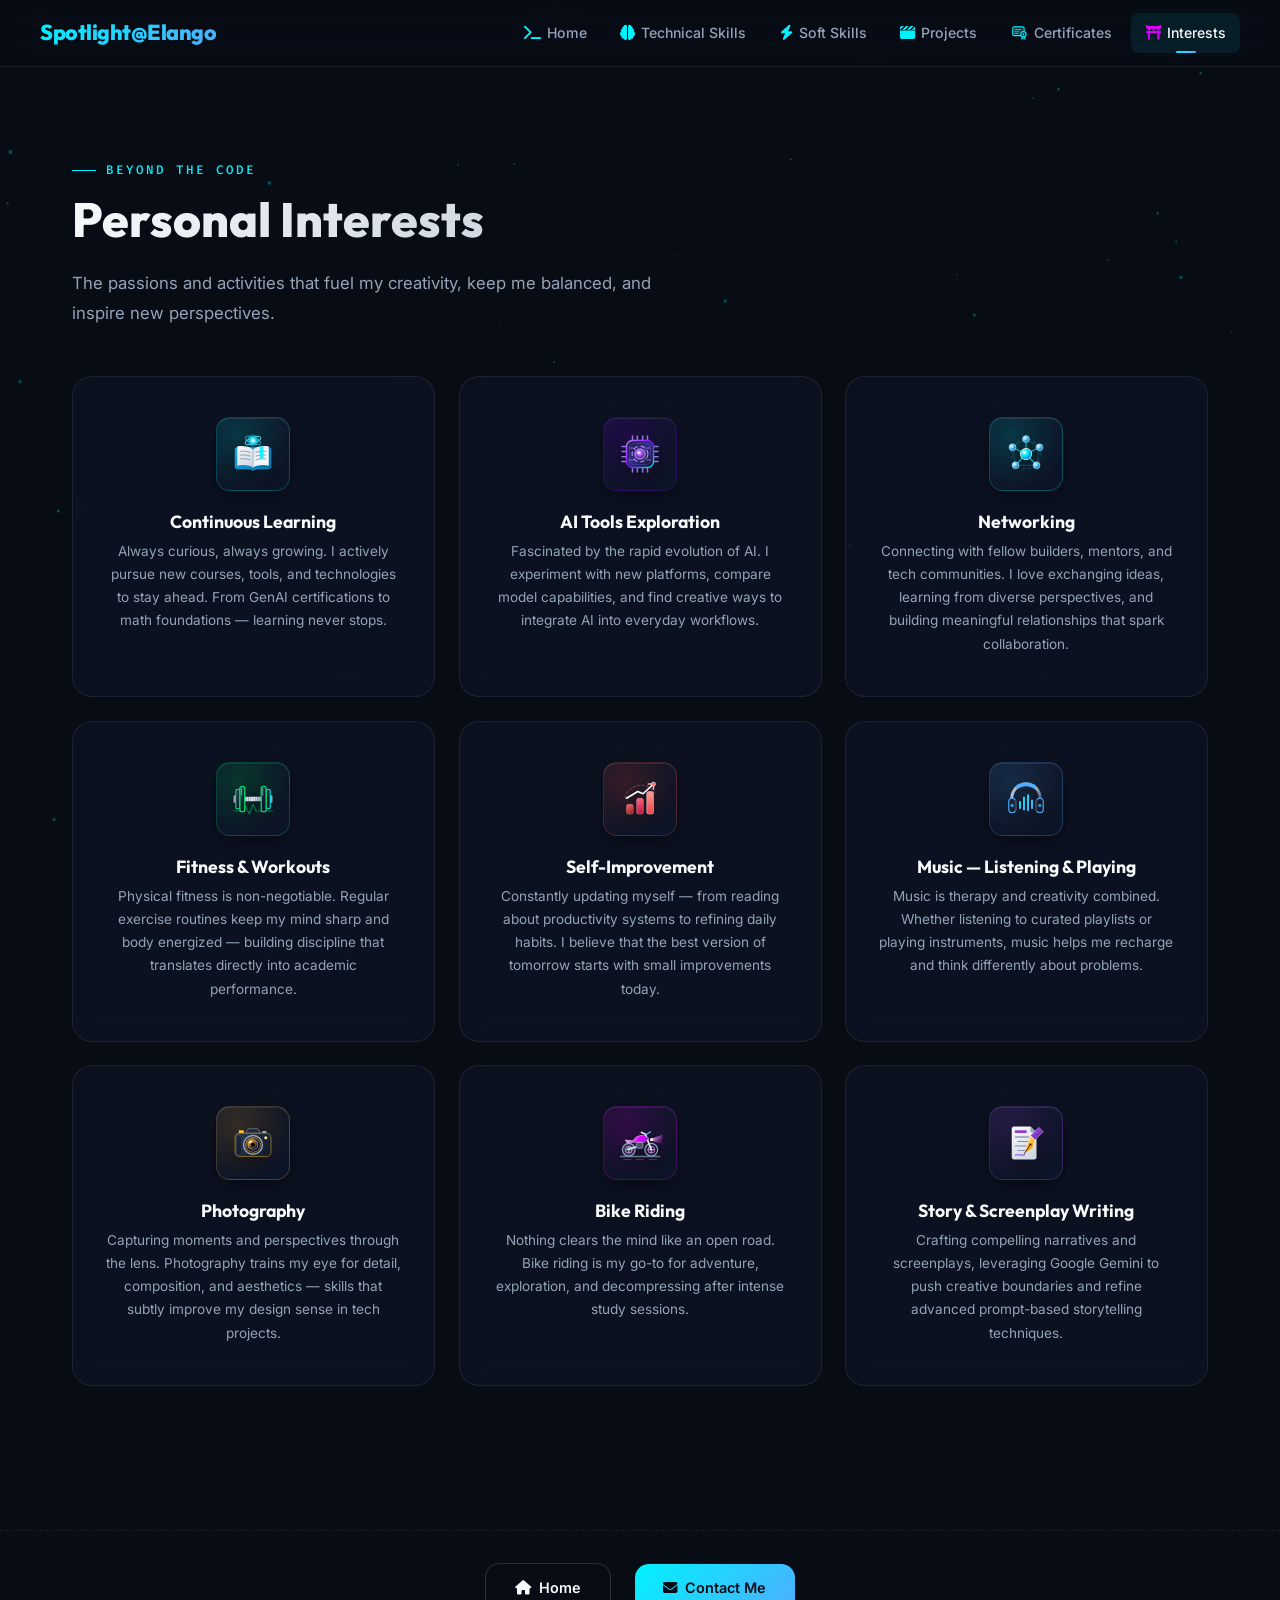
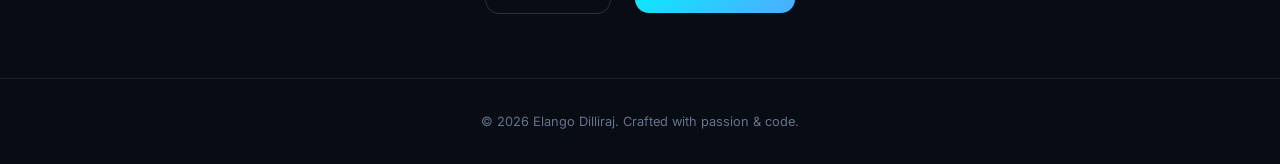
<file: interests.html>
<!DOCTYPE html>
<html lang="en">
<head>
  <meta charset="UTF-8" />
  <meta name="viewport" content="width=device-width, initial-scale=1.0" />
  <meta name="description" content="Personal Interests — Elango Dilliraj's hobbies and passions beyond academics, including photography, music, fitness, and AI exploration." />
  <title>Personal Interests | Elango Dilliraj</title>
  <link rel="stylesheet" href="styles.css" />
  <link rel="stylesheet" href="https://cdnjs.cloudflare.com/ajax/libs/font-awesome/6.4.0/css/all.min.css">
  <link rel="icon" type="image/svg+xml" href="assets/favicon-interests.svg" />
</head>
<body>

  <canvas id="particle-canvas"></canvas>

  <!-- Navigation -->
  <nav class="navbar">
    <div class="nav-container">
      <a href="index.html" class="nav-logo">Spotlight@Elango</a>
      <button class="nav-toggle" id="nav-toggle" aria-label="Toggle navigation">
        <span></span><span></span><span></span>
      </button>
      <ul class="nav-links" id="nav-links">
        <li><a href="index.html"><i class="fa-solid fa-terminal"></i> Home</a></li>
        <li><a href="tech-skills.html"><i class="fa-solid fa-brain"></i> Technical Skills</a></li>
        <li><a href="soft-skills.html"><i class="fa-solid fa-bolt"></i> Soft Skills</a></li>
        <li><a href="certifications-projects.html"><i class="fa-solid fa-clapperboard"></i> Projects</a></li>
        <li><a href="certifications-projects.html#certificates"><svg class="nav-cert-logo" viewBox="0 0 24 24" fill="none" xmlns="http://www.w3.org/2000/svg" aria-hidden="true"><rect x="2.5" y="4" width="16" height="12.5" rx="2.2" fill="currentColor" fill-opacity="0.14" stroke="currentColor" stroke-width="1.6"/><path d="M5.5 8H14.5M5.5 11H11.5M5.5 13.5H9.5" stroke="currentColor" stroke-width="1.4" stroke-linecap="round" opacity="0.85"/><circle cx="17.5" cy="14.5" r="3.8" fill="#080c14" stroke="currentColor" stroke-width="1.6"/><circle cx="17.5" cy="14.5" r="1.4" fill="currentColor"/><path d="M15.8 17.8L15 21.5L17.5 20L20 21.5L19.2 17.8" fill="currentColor" fill-opacity="0.35" stroke="currentColor" stroke-width="1.3" stroke-linejoin="round"/></svg> Certificates</a></li>
        <li><a href="interests.html"><i class="fa-solid fa-torii-gate"></i> Interests</a></li>
      </ul>
    </div>
  </nav>

  <main class="main-content">
    <section class="section">
      <p class="section-label">Beyond the Code</p>
      <h1 class="section-title">Personal Interests</h1>
      <p class="section-subtitle">The passions and activities that fuel my creativity, keep me balanced, and inspire new perspectives.</p>

      <div class="interests-grid">

        <div class="interest-card reveal">
          <div class="interest-icon">
            <svg class="interest-svg" viewBox="0 0 64 64" fill="none" xmlns="http://www.w3.org/2000/svg" aria-hidden="true">
              <defs>
                <linearGradient id="cl-cover" x1="8" y1="22" x2="56" y2="54" gradientUnits="userSpaceOnUse">
                  <stop offset="0%" stop-color="#0ea5e9"/>
                  <stop offset="100%" stop-color="#0369a1"/>
                </linearGradient>
                <linearGradient id="cl-page-l" x1="11" y1="22" x2="32" y2="48" gradientUnits="userSpaceOnUse">
                  <stop offset="0%" stop-color="#f8fafc"/>
                  <stop offset="100%" stop-color="#cbd5e1"/>
                </linearGradient>
                <linearGradient id="cl-page-r" x1="32" y1="22" x2="53" y2="48" gradientUnits="userSpaceOnUse">
                  <stop offset="0%" stop-color="#e2e8f0"/>
                  <stop offset="100%" stop-color="#f8fafc"/>
                </linearGradient>
                <radialGradient id="cl-spark" cx="50%" cy="50%" r="50%">
                  <stop offset="0%" stop-color="#67e8f9"/>
                  <stop offset="55%" stop-color="#00f2fe" stop-opacity="0.7"/>
                  <stop offset="100%" stop-color="#00f2fe" stop-opacity="0"/>
                </radialGradient>
              </defs>
              <!-- Book hardcover & shadow -->
              <path d="M8 26C8 24.3 9.3 23 11 23H53C54.7 23 56 24.3 56 26V49C56 50.7 54.7 52 53 52H36.5C34.5 52 33 53.5 32 54.5C31 53.5 29.5 52 27.5 52H11C9.3 52 8 50.7 8 49V26Z" fill="url(#cl-cover)" stroke="#38bdf8" stroke-opacity="0.5" stroke-width="1"/>
              <!-- Left & right curved pages -->
              <path d="M11 22C18.5 20.5 26.5 22 32 25.5V50C26.5 47 18.5 46 11 47.5V22Z" fill="url(#cl-page-l)"/>
              <path d="M53 22C45.5 20.5 37.5 22 32 25.5V50C37.5 47 45.5 46 53 47.5V22Z" fill="url(#cl-page-r)"/>
              <!-- Page crease & subtle text lines -->
              <line x1="32" y1="25.5" x2="32" y2="50" stroke="#94a3b8" stroke-width="1"/>
              <path d="M15 28.5C19.5 27.8 24 28.3 28 29.8M15 33.5C19.5 32.8 24 33.3 28 34.8M15 38.5C19.5 37.8 24 38.3 28 39.8" stroke="#64748b" stroke-width="1.3" stroke-linecap="round" opacity="0.65"/>
              <path d="M49 28.5C44.5 27.8 40 28.3 36 29.8M49 33.5C44.5 32.8 40 33.3 36 34.8M49 38.5C44.5 37.8 40 38.3 36 39.8" stroke="#64748b" stroke-width="1.3" stroke-linecap="round" opacity="0.65"/>
              <!-- Bookmark ribbon -->
              <path d="M41 22V39L43.5 37L46 39V22" fill="#00f2fe" opacity="0.9"/>
              <!-- Floating glowing knowledge core -->
              <g class="svg-float">
                <circle cx="32" cy="14" r="9" fill="url(#cl-spark)"/>
                <ellipse cx="32" cy="14" rx="11" ry="4" transform="rotate(-22 32 14)" stroke="#67e8f9" stroke-width="1.2" stroke-opacity="0.85"/>
                <ellipse cx="32" cy="14" rx="11" ry="4" transform="rotate(22 32 14)" stroke="#38bdf8" stroke-width="1.2" stroke-opacity="0.7"/>
                <circle cx="32" cy="14" r="3.2" fill="#e0f2fe" stroke="#00f2fe" stroke-width="1"/>
              </g>
            </svg>
          </div>
          <h3>Continuous Learning</h3>
          <p>Always curious, always growing. I actively pursue new courses, tools, and technologies to stay ahead. From GenAI certifications to math foundations — learning never stops.</p>
        </div>

        <div class="interest-card reveal">
          <div class="interest-icon">
            <svg class="interest-svg" viewBox="0 0 64 64" fill="none" xmlns="http://www.w3.org/2000/svg" aria-hidden="true">
              <defs>
                <linearGradient id="ai-chip" x1="16" y1="16" x2="48" y2="48" gradientUnits="userSpaceOnUse">
                  <stop offset="0%" stop-color="#1e1b4b"/>
                  <stop offset="50%" stop-color="#312e81"/>
                  <stop offset="100%" stop-color="#0f172a"/>
                </linearGradient>
                <linearGradient id="ai-rim" x1="14" y1="14" x2="50" y2="50" gradientUnits="userSpaceOnUse">
                  <stop offset="0%" stop-color="#c084fc"/>
                  <stop offset="50%" stop-color="#7f00ff"/>
                  <stop offset="100%" stop-color="#00f2fe"/>
                </linearGradient>
                <radialGradient id="ai-core" cx="45%" cy="40%" r="55%">
                  <stop offset="0%" stop-color="#f5d0fe"/>
                  <stop offset="45%" stop-color="#a855f7"/>
                  <stop offset="100%" stop-color="#4c1d95"/>
                </radialGradient>
              </defs>
              <!-- Gold/metallic processor pins -->
              <g stroke="#a78bfa" stroke-width="2" stroke-linecap="round" opacity="0.85">
                <line x1="22" y1="8" x2="22" y2="14"/><line x1="28.5" y1="8" x2="28.5" y2="14"/><line x1="35.5" y1="8" x2="35.5" y2="14"/><line x1="42" y1="8" x2="42" y2="14"/>
                <line x1="22" y1="50" x2="22" y2="56"/><line x1="28.5" y1="50" x2="28.5" y2="56"/><line x1="35.5" y1="50" x2="35.5" y2="56"/><line x1="42" y1="50" x2="42" y2="56"/>
                <line x1="8" y1="22" x2="14" y2="22"/><line x1="8" y1="28.5" x2="14" y2="28.5"/><line x1="8" y1="35.5" x2="14" y2="35.5"/><line x1="8" y1="42" x2="14" y2="42"/>
                <line x1="50" y1="22" x2="56" y2="22"/><line x1="50" y1="28.5" x2="56" y2="28.5"/><line x1="50" y1="35.5" x2="56" y2="35.5"/><line x1="50" y1="42" x2="56" y2="42"/>
              </g>
              <!-- Chip chassis -->
              <rect x="14" y="14" width="36" height="36" rx="8" fill="url(#ai-chip)" stroke="url(#ai-rim)" stroke-width="1.8"/>
              <rect x="18" y="18" width="28" height="28" rx="5" stroke="#8b5cf6" stroke-opacity="0.35" stroke-width="1"/>
              <!-- Neural circuit traces -->
              <path d="M18 24H23L26 27M46 24H41L38 27M18 40H23L26 37M46 40H41L38 37" stroke="#c084fc" stroke-width="1.2" stroke-opacity="0.7" stroke-linecap="round"/>
              <!-- Rotating neural aperture ring + luminous iris -->
              <g class="svg-spin">
                <circle cx="32" cy="32" r="10.5" stroke="#c084fc" stroke-width="1.5" stroke-dasharray="6 4"/>
              </g>
              <g class="svg-pulse">
                <circle cx="32" cy="32" r="6.8" fill="url(#ai-core)" stroke="#e9d5ff" stroke-width="1"/>
                <circle cx="30" cy="30" r="1.8" fill="#ffffff" opacity="0.85"/>
              </g>
            </svg>
          </div>
          <h3>AI Tools Exploration</h3>
          <p>Fascinated by the rapid evolution of AI. I experiment with new platforms, compare model capabilities, and find creative ways to integrate AI into everyday workflows.</p>
        </div>

        <div class="interest-card reveal">
          <div class="interest-icon">
            <svg class="interest-svg" viewBox="0 0 64 64" fill="none" xmlns="http://www.w3.org/2000/svg" aria-hidden="true">
              <defs>
                <radialGradient id="nw-hub" cx="35%" cy="35%" r="65%">
                  <stop offset="0%" stop-color="#e0f2fe"/>
                  <stop offset="45%" stop-color="#00f2fe"/>
                  <stop offset="100%" stop-color="#0284c7"/>
                </radialGradient>
                <radialGradient id="nw-node" cx="35%" cy="35%" r="65%">
                  <stop offset="0%" stop-color="#f8fafc"/>
                  <stop offset="60%" stop-color="#38bdf8"/>
                  <stop offset="100%" stop-color="#0369a1"/>
                </radialGradient>
              </defs>
              <!-- Outer orbital link ring -->
              <circle class="svg-spin" style="transform-origin: 32px 32px;" cx="32" cy="32" r="20" stroke="#38bdf8" stroke-opacity="0.3" stroke-width="1.2" stroke-dasharray="4 4"/>
              <!-- Fiber-optic mesh connections -->
              <g stroke="#00f2fe" stroke-opacity="0.65" stroke-width="1.6" stroke-linecap="round">
                <line x1="32" y1="32" x2="32" y2="12"/>
                <line x1="32" y1="32" x2="50" y2="23"/>
                <line x1="32" y1="32" x2="46" y2="47"/>
                <line x1="32" y1="32" x2="18" y2="47"/>
                <line x1="32" y1="32" x2="14" y2="23"/>
                <path d="M32 12L50 23L46 47L18 47L14 23Z" stroke-opacity="0.28" stroke-width="1.1"/>
              </g>
              <!-- Surrounding peer nodes with 3D spherical shading -->
              <circle class="svg-pulse" cx="32" cy="12" r="4.5" fill="url(#nw-node)" stroke="#bae6fd" stroke-width="1"/>
              <circle class="svg-pulse" cx="50" cy="23" r="4.5" fill="url(#nw-node)" stroke="#bae6fd" stroke-width="1"/>
              <circle class="svg-pulse" cx="46" cy="47" r="4.5" fill="url(#nw-node)" stroke="#bae6fd" stroke-width="1"/>
              <circle class="svg-pulse" cx="18" cy="47" r="4.5" fill="url(#nw-node)" stroke="#bae6fd" stroke-width="1"/>
              <circle class="svg-pulse" cx="14" cy="23" r="4.5" fill="url(#nw-node)" stroke="#bae6fd" stroke-width="1"/>
              <!-- Central illuminated hub node -->
              <circle cx="32" cy="32" r="7.5" fill="url(#nw-hub)" stroke="#ffffff" stroke-opacity="0.85" stroke-width="1.2"/>
              <circle cx="29.8" cy="29.8" r="1.8" fill="#ffffff" opacity="0.85"/>
            </svg>
          </div>
          <h3>Networking</h3>
          <p>Connecting with fellow builders, mentors, and tech communities. I love exchanging ideas, learning from diverse perspectives, and building meaningful relationships that spark collaboration.</p>
        </div>

        <div class="interest-card reveal">
          <div class="interest-icon">
            <svg class="interest-svg" viewBox="0 0 64 64" fill="none" xmlns="http://www.w3.org/2000/svg" aria-hidden="true">
              <defs>
                <linearGradient id="fw-bar" x1="18" y1="28" x2="46" y2="36" gradientUnits="userSpaceOnUse">
                  <stop offset="0%" stop-color="#94a3b8"/>
                  <stop offset="50%" stop-color="#f8fafc"/>
                  <stop offset="100%" stop-color="#64748b"/>
                </linearGradient>
                <linearGradient id="fw-plate" x1="10" y1="16" x2="22" y2="48" gradientUnits="userSpaceOnUse">
                  <stop offset="0%" stop-color="#334155"/>
                  <stop offset="50%" stop-color="#1e293b"/>
                  <stop offset="100%" stop-color="#0f172a"/>
                </linearGradient>
                <linearGradient id="fw-glow" x1="8" y1="32" x2="56" y2="32" gradientUnits="userSpaceOnUse">
                  <stop offset="0%" stop-color="#00e676"/>
                  <stop offset="100%" stop-color="#00f2fe"/>
                </linearGradient>
              </defs>
              <!-- Subtle pulse vitality line -->
              <path d="M6 48H18L22 41L27 52L32 39L36 48H58" stroke="#00e676" stroke-width="1.5" stroke-opacity="0.45" stroke-linecap="round" stroke-linejoin="round"/>
              <!-- Realistic 3D metallic dumbbell -->
              <g class="svg-float">
                <!-- Chrome knurled center grip -->
                <rect x="20" y="29" width="24" height="6" rx="2" fill="url(#fw-bar)"/>
                <path d="M26 29V35M29 29V35M32 29V35M35 29V35M38 29V35" stroke="#475569" stroke-width="0.9" opacity="0.6"/>
                <!-- Outer end caps -->
                <rect x="6" y="27" width="4" height="10" rx="1.5" fill="#94a3b8"/>
                <rect x="54" y="27" width="4" height="10" rx="1.5" fill="#94a3b8"/>
                <!-- Outer weight plates -->
                <rect x="9" y="19" width="5.5" height="26" rx="2.5" fill="url(#fw-plate)" stroke="url(#fw-glow)" stroke-width="1.4"/>
                <rect x="49.5" y="19" width="5.5" height="26" rx="2.5" fill="url(#fw-plate)" stroke="url(#fw-glow)" stroke-width="1.4"/>
                <!-- Inner heavier weight plates -->
                <rect x="14.5" y="15" width="6.5" height="34" rx="3" fill="url(#fw-plate)" stroke="#00e676" stroke-width="1.6"/>
                <rect x="43" y="15" width="6.5" height="34" rx="3" fill="url(#fw-plate)" stroke="#00e676" stroke-width="1.6"/>
                <!-- Specular bevel highlights -->
                <line x1="16.5" y1="18" x2="16.5" y2="27" stroke="#6ee7b7" stroke-width="1.2" stroke-linecap="round" opacity="0.7"/>
                <line x1="45" y1="18" x2="45" y2="27" stroke="#6ee7b7" stroke-width="1.2" stroke-linecap="round" opacity="0.7"/>
              </g>
            </svg>
          </div>
          <h3>Fitness & Workouts</h3>
          <p>Physical fitness is non-negotiable. Regular exercise routines keep my mind sharp and body energized — building discipline that translates directly into academic performance.</p>
        </div>

        <div class="interest-card reveal">
          <div class="interest-icon">
            <svg class="interest-svg" viewBox="0 0 64 64" fill="none" xmlns="http://www.w3.org/2000/svg" aria-hidden="true">
              <defs>
                <linearGradient id="si-bar1" x1="14" y1="38" x2="22" y2="52" gradientUnits="userSpaceOnUse">
                  <stop offset="0%" stop-color="#f87171"/>
                  <stop offset="100%" stop-color="#991b1b"/>
                </linearGradient>
                <linearGradient id="si-bar2" x1="27" y1="30" x2="35" y2="52" gradientUnits="userSpaceOnUse">
                  <stop offset="0%" stop-color="#fb7185"/>
                  <stop offset="100%" stop-color="#be123c"/>
                </linearGradient>
                <linearGradient id="si-bar3" x1="40" y1="20" x2="48" y2="52" gradientUnits="userSpaceOnUse">
                  <stop offset="0%" stop-color="#fca5a5"/>
                  <stop offset="100%" stop-color="#ef4444"/>
                </linearGradient>
              </defs>
              <!-- Precision dial arc -->
              <path d="M12 30A22 22 0 0 1 52 24" stroke="#fca5a5" stroke-opacity="0.3" stroke-width="1.5" stroke-dasharray="3 3" stroke-linecap="round"/>
              <!-- Ascending milestone steps -->
              <rect x="14" y="39" width="9" height="13" rx="2.5" fill="url(#si-bar1)" stroke="#fca5a5" stroke-opacity="0.4" stroke-width="1"/>
              <rect x="27.5" y="31" width="9" height="21" rx="2.5" fill="url(#si-bar2)" stroke="#fca5a5" stroke-opacity="0.5" stroke-width="1"/>
              <rect x="41" y="22" width="9" height="30" rx="2.5" fill="url(#si-bar3)" stroke="#fecaca" stroke-opacity="0.65" stroke-width="1"/>
              <!-- Upward trajectory arrow & summit spark -->
              <g class="svg-float">
                <path d="M14 31L29 22L36 25L50 12" stroke="#ffffff" stroke-width="2.2" stroke-linecap="round" stroke-linejoin="round"/>
                <path d="M43 12H50V19" stroke="#fca5a5" stroke-width="2.2" stroke-linecap="round" stroke-linejoin="round"/>
                <circle cx="50" cy="12" r="2.5" fill="#ff5252" stroke="#ffffff" stroke-width="1"/>
              </g>
            </svg>
          </div>
          <h3>Self-Improvement</h3>
          <p>Constantly updating myself — from reading about productivity systems to refining daily habits. I believe that the best version of tomorrow starts with small improvements today.</p>
        </div>

        <div class="interest-card reveal">
          <div class="interest-icon">
            <svg class="interest-svg" viewBox="0 0 64 64" fill="none" xmlns="http://www.w3.org/2000/svg" aria-hidden="true">
              <defs>
                <linearGradient id="mu-band" x1="12" y1="12" x2="52" y2="34" gradientUnits="userSpaceOnUse">
                  <stop offset="0%" stop-color="#94a3b8"/>
                  <stop offset="50%" stop-color="#e2e8f0"/>
                  <stop offset="100%" stop-color="#475569"/>
                </linearGradient>
                <linearGradient id="mu-cup" x1="10" y1="30" x2="22" y2="50" gradientUnits="userSpaceOnUse">
                  <stop offset="0%" stop-color="#1e293b"/>
                  <stop offset="100%" stop-color="#0f172a"/>
                </linearGradient>
                <linearGradient id="mu-wave" x1="25" y1="28" x2="39" y2="48" gradientUnits="userSpaceOnUse">
                  <stop offset="0%" stop-color="#00f2fe"/>
                  <stop offset="100%" stop-color="#4facfe"/>
                </linearGradient>
              </defs>
              <!-- Padded studio headband -->
              <path d="M13 36V31C13 20.5 21.5 12 32 12C42.5 12 51 20.5 51 31V36" stroke="url(#mu-band)" stroke-width="4" stroke-linecap="round"/>
              <path d="M21 15.5C24.3 13.5 28 12.4 32 12.4C36 12.4 39.7 13.5 43 15.5" stroke="#4facfe" stroke-width="5.2" stroke-linecap="round"/>
              <!-- Left & right cushioned earcups -->
              <rect x="9" y="31" width="9" height="19" rx="4.5" fill="url(#mu-cup)" stroke="#4facfe" stroke-width="1.5"/>
              <rect x="17" y="33" width="3" height="15" rx="1.5" fill="#334155"/>
              <rect x="46" y="31" width="9" height="19" rx="4.5" fill="url(#mu-cup)" stroke="#4facfe" stroke-width="1.5"/>
              <rect x="44" y="33" width="3" height="15" rx="1.5" fill="#334155"/>
              <!-- Earcup metallic accent rings -->
              <circle cx="13.5" cy="40.5" r="2.2" fill="#38bdf8" opacity="0.8"/>
              <circle cx="50.5" cy="40.5" r="2.2" fill="#38bdf8" opacity="0.8"/>
              <!-- Live acoustic equalizer bars -->
              <g stroke="url(#mu-wave)" stroke-width="2.6" stroke-linecap="round">
                <line class="svg-eq svg-eq-1" x1="24" y1="36" x2="24" y2="44"/>
                <line class="svg-eq svg-eq-2" x1="29.3" y1="30" x2="29.3" y2="46"/>
                <line class="svg-eq svg-eq-3" x1="34.7" y1="27" x2="34.7" y2="47"/>
                <line class="svg-eq svg-eq-4" x1="40" y1="34" x2="40" y2="44"/>
              </g>
            </svg>
          </div>
          <h3>Music — Listening & Playing</h3>
          <p>Music is therapy and creativity combined. Whether listening to curated playlists or playing instruments, music helps me recharge and think differently about problems.</p>
        </div>

        <div class="interest-card reveal">
          <div class="interest-icon">
            <svg class="interest-svg" viewBox="0 0 64 64" fill="none" xmlns="http://www.w3.org/2000/svg" aria-hidden="true">
              <defs>
                <linearGradient id="ph-body" x1="8" y1="18" x2="56" y2="50" gradientUnits="userSpaceOnUse">
                  <stop offset="0%" stop-color="#334155"/>
                  <stop offset="50%" stop-color="#1e293b"/>
                  <stop offset="100%" stop-color="#0f172a"/>
                </linearGradient>
                <radialGradient id="ph-glass" cx="38%" cy="35%" r="60%">
                  <stop offset="0%" stop-color="#fef3c7" stop-opacity="0.9"/>
                  <stop offset="30%" stop-color="#f59e0b" stop-opacity="0.65"/>
                  <stop offset="70%" stop-color="#1e1b4b"/>
                  <stop offset="100%" stop-color="#020617"/>
                </radialGradient>
              </defs>
              <!-- Shutter button & mode dial -->
              <rect x="13" y="15" width="7" height="3.5" rx="1" fill="#fbbf24"/>
              <rect x="44" y="16" width="6" height="2.5" rx="1" fill="#94a3b8"/>
              <!-- Viewfinder prism hump -->
              <path d="M22 19L25.5 13H38.5L42 19H22Z" fill="#1e293b" stroke="#64748b" stroke-width="1.2" stroke-linejoin="round"/>
              <!-- DSLR / Mirrorless camera body -->
              <rect x="8" y="19" width="48" height="31" rx="6" fill="url(#ph-body)" stroke="#fbbf24" stroke-opacity="0.45" stroke-width="1.4"/>
              <!-- Grip texture & flash/AF assist dot -->
              <rect x="11" y="23" width="5" height="23" rx="2" fill="#0f172a" opacity="0.65"/>
              <circle cx="49" cy="25" r="2" fill="#fde68a"/>
              <!-- Multi-element camera lens barrel -->
              <circle cx="32" cy="34.5" r="12.5" fill="#0f172a" stroke="#94a3b8" stroke-width="2"/>
              <circle cx="32" cy="34.5" r="9.8" fill="url(#ph-glass)" stroke="#fbbf24" stroke-opacity="0.7" stroke-width="1.2"/>
              <!-- Aperture blades -->
              <g class="svg-spin" style="transform-origin: 32px 34.5px;" stroke="#fde68a" stroke-opacity="0.55" stroke-width="1">
                <polygon points="32,27.5 38,31 38,38 32,41.5 26,38 26,31" fill="none"/>
                <circle cx="32" cy="34.5" r="3.5" fill="#020617" stroke="#f59e0b" stroke-width="1"/>
              </g>
              <!-- Optical glass specular reflection -->
              <ellipse cx="28.5" cy="30.5" rx="2.4" ry="1.3" transform="rotate(-30 28.5 30.5)" fill="#ffffff" opacity="0.85"/>
            </svg>
          </div>
          <h3>Photography</h3>
          <p>Capturing moments and perspectives through the lens. Photography trains my eye for detail, composition, and aesthetics — skills that subtly improve my design sense in tech projects.</p>
        </div>

        <div class="interest-card reveal">
          <div class="interest-icon">
            <svg class="interest-svg" viewBox="0 0 64 64" fill="none" xmlns="http://www.w3.org/2000/svg" aria-hidden="true">
              <defs>
                <linearGradient id="br-tank" x1="20" y1="20" x2="42" y2="34" gradientUnits="userSpaceOnUse">
                  <stop offset="0%" stop-color="#f0abfc"/>
                  <stop offset="50%" stop-color="#e100ff"/>
                  <stop offset="100%" stop-color="#7e22ce"/>
                </linearGradient>
                <linearGradient id="br-tire" x1="10" y1="30" x2="54" y2="52" gradientUnits="userSpaceOnUse">
                  <stop offset="0%" stop-color="#334155"/>
                  <stop offset="100%" stop-color="#0f172a"/>
                </linearGradient>
                <linearGradient id="br-beam" x1="48" y1="24" x2="62" y2="34" gradientUnits="userSpaceOnUse">
                  <stop offset="0%" stop-color="#f5d0fe" stop-opacity="0.9"/>
                  <stop offset="100%" stop-color="#e100ff" stop-opacity="0"/>
                </linearGradient>
              </defs>
              <!-- Asphalt road & speed lines -->
              <line x1="6" y1="50" x2="58" y2="50" stroke="#64748b" stroke-width="2" stroke-linecap="round"/>
              <path d="M10 54H20M27 54H37M44 54H54" stroke="#e100ff" stroke-width="1.5" stroke-opacity="0.55" stroke-linecap="round"/>
              <!-- LED Headlight beam -->
              <polygon class="svg-beam" points="48,26 62,21 62,34 48,29" fill="url(#br-beam)"/>
              <!-- Rear & front alloy wheels -->
              <g class="svg-spin-origin" style="transform-origin: 17px 41px;">
                <circle cx="17" cy="41" r="8.5" fill="url(#br-tire)" stroke="#94a3b8" stroke-width="1.5"/>
                <circle cx="17" cy="41" r="4.5" stroke="#e879f9" stroke-width="1.2"/>
                <path d="M17 36.5V45.5M12.5 41H21.5" stroke="#cbd5e1" stroke-width="1"/>
              </g>
              <g class="svg-spin-origin" style="transform-origin: 47px 41px;">
                <circle cx="47" cy="41" r="8.5" fill="url(#br-tire)" stroke="#94a3b8" stroke-width="1.5"/>
                <circle cx="47" cy="41" r="4.5" stroke="#e879f9" stroke-width="1.2"/>
                <path d="M47 36.5V45.5M42.5 41H51.5" stroke="#cbd5e1" stroke-width="1"/>
              </g>
              <!-- Exhaust & engine block -->
              <path d="M16 40L29 37L34 31" stroke="#cbd5e1" stroke-width="2.4" stroke-linecap="round"/>
              <rect x="27" y="31" width="9" height="8" rx="2" fill="#475569" stroke="#94a3b8" stroke-width="1"/>
              <!-- Front fork & handlebars -->
              <path d="M47 41L39 20L34 18" stroke="#e2e8f0" stroke-width="2.4" stroke-linecap="round" stroke-linejoin="round"/>
              <!-- Sculpted sport tank, tail & windscreen -->
              <path d="M12 28L23 29C25 24 31 21 38 22L44 26L38 31H24L15 32L12 28Z" fill="url(#br-tank)" stroke="#f5d0fe" stroke-opacity="0.55" stroke-width="1"/>
              <path d="M40 21L46 17" stroke="#67e8f9" stroke-width="1.8" stroke-linecap="round" opacity="0.8"/>
              <circle cx="47.5" cy="27.5" r="2.2" fill="#fdf4ff"/>
            </svg>
          </div>
          <h3>Bike Riding</h3>
          <p>Nothing clears the mind like an open road. Bike riding is my go-to for adventure, exploration, and decompressing after intense study sessions.</p>
        </div>

        <div class="interest-card reveal">
          <div class="interest-icon">
            <svg class="interest-svg" viewBox="0 0 64 64" fill="none" xmlns="http://www.w3.org/2000/svg" aria-hidden="true">
              <defs>
                <linearGradient id="sw-paper" x1="12" y1="10" x2="44" y2="54" gradientUnits="userSpaceOnUse">
                  <stop offset="0%" stop-color="#f8fafc"/>
                  <stop offset="100%" stop-color="#cbd5e1"/>
                </linearGradient>
                <linearGradient id="sw-nib" x1="34" y1="22" x2="54" y2="48" gradientUnits="userSpaceOnUse">
                  <stop offset="0%" stop-color="#fde68a"/>
                  <stop offset="50%" stop-color="#f59e0b"/>
                  <stop offset="100%" stop-color="#b45309"/>
                </linearGradient>
                <linearGradient id="sw-barrel" x1="42" y1="10" x2="58" y2="26" gradientUnits="userSpaceOnUse">
                  <stop offset="0%" stop-color="#a855f7"/>
                  <stop offset="100%" stop-color="#581c87"/>
                </linearGradient>
              </defs>
              <!-- Screenplay manuscript sheet -->
              <path d="M13 13C13 11.3 14.3 10 16 10H38L46 18V51C46 52.7 44.7 54 43 54H16C14.3 54 13 52.7 13 51V13Z" fill="url(#sw-paper)"/>
              <path d="M38 10V16C38 17.1 38.9 18 40 18H46L38 10Z" fill="#94a3b8"/>
              <!-- Film strip / screenplay header accent -->
              <rect x="17" y="15" width="16" height="3.5" rx="1" fill="#7e22ce" opacity="0.85"/>
              <line x1="18" y1="24" x2="36" y2="24" stroke="#64748b" stroke-width="1.6" stroke-linecap="round"/>
              <line x1="21" y1="30" x2="39" y2="30" stroke="#64748b" stroke-width="1.6" stroke-linecap="round" opacity="0.8"/>
              <line x1="18" y1="36" x2="33" y2="36" stroke="#64748b" stroke-width="1.6" stroke-linecap="round" opacity="0.8"/>
              <line x1="21" y1="42" x2="34" y2="42" stroke="#64748b" stroke-width="1.6" stroke-linecap="round" opacity="0.65"/>
              <!-- Written ink flourish -->
              <path d="M18 48C22 46 25 50 30 47.5" stroke="#a855f7" stroke-width="1.8" stroke-linecap="round"/>
              <!-- Realistic angled fountain pen & gold nib -->
              <g class="svg-tilt">
                <path d="M49 11L55 17L44 28L38 22L49 11Z" fill="url(#sw-barrel)" stroke="#e9d5ff" stroke-opacity="0.5" stroke-width="1"/>
                <path d="M38 22L44 28L41 39L30 46L34 33L38 22Z" fill="url(#sw-nib)" stroke="#fef3c7" stroke-width="0.9"/>
                <line x1="30" y1="46" x2="37.5" y2="34.5" stroke="#451a03" stroke-width="1.2" stroke-linecap="round"/>
                <circle cx="38" cy="34" r="1.5" fill="#451a03"/>
              </g>
            </svg>
          </div>
          <h3>Story & Screenplay Writing</h3>
          <p>Crafting compelling narratives and screenplays, leveraging Google Gemini to push creative boundaries and refine advanced prompt-based storytelling techniques.</p>
        </div>

      </div>
    </section>
    <!-- Bottom Actions -->
    <div class="page-bottom-actions">
      <a href="index.html" class="btn btn-outline"><i class="fa-solid fa-house"></i> Home</a>
      <a href="index.html#connect" class="btn btn-primary"><i class="fa-solid fa-envelope"></i> Contact Me</a>
    </div>
  </main>

  <footer class="footer">
    <p>© 2026 Elango Dilliraj. Crafted with passion & code.</p>
  </footer>

  <!-- Scroll to Top Button -->
  <button id="scroll-top" class="scroll-top-btn" aria-label="Scroll to top">
    <i class="fa-solid fa-arrow-up"></i>
  </button>

  <script src="app.js"></script>
</body>
</html>
</file>
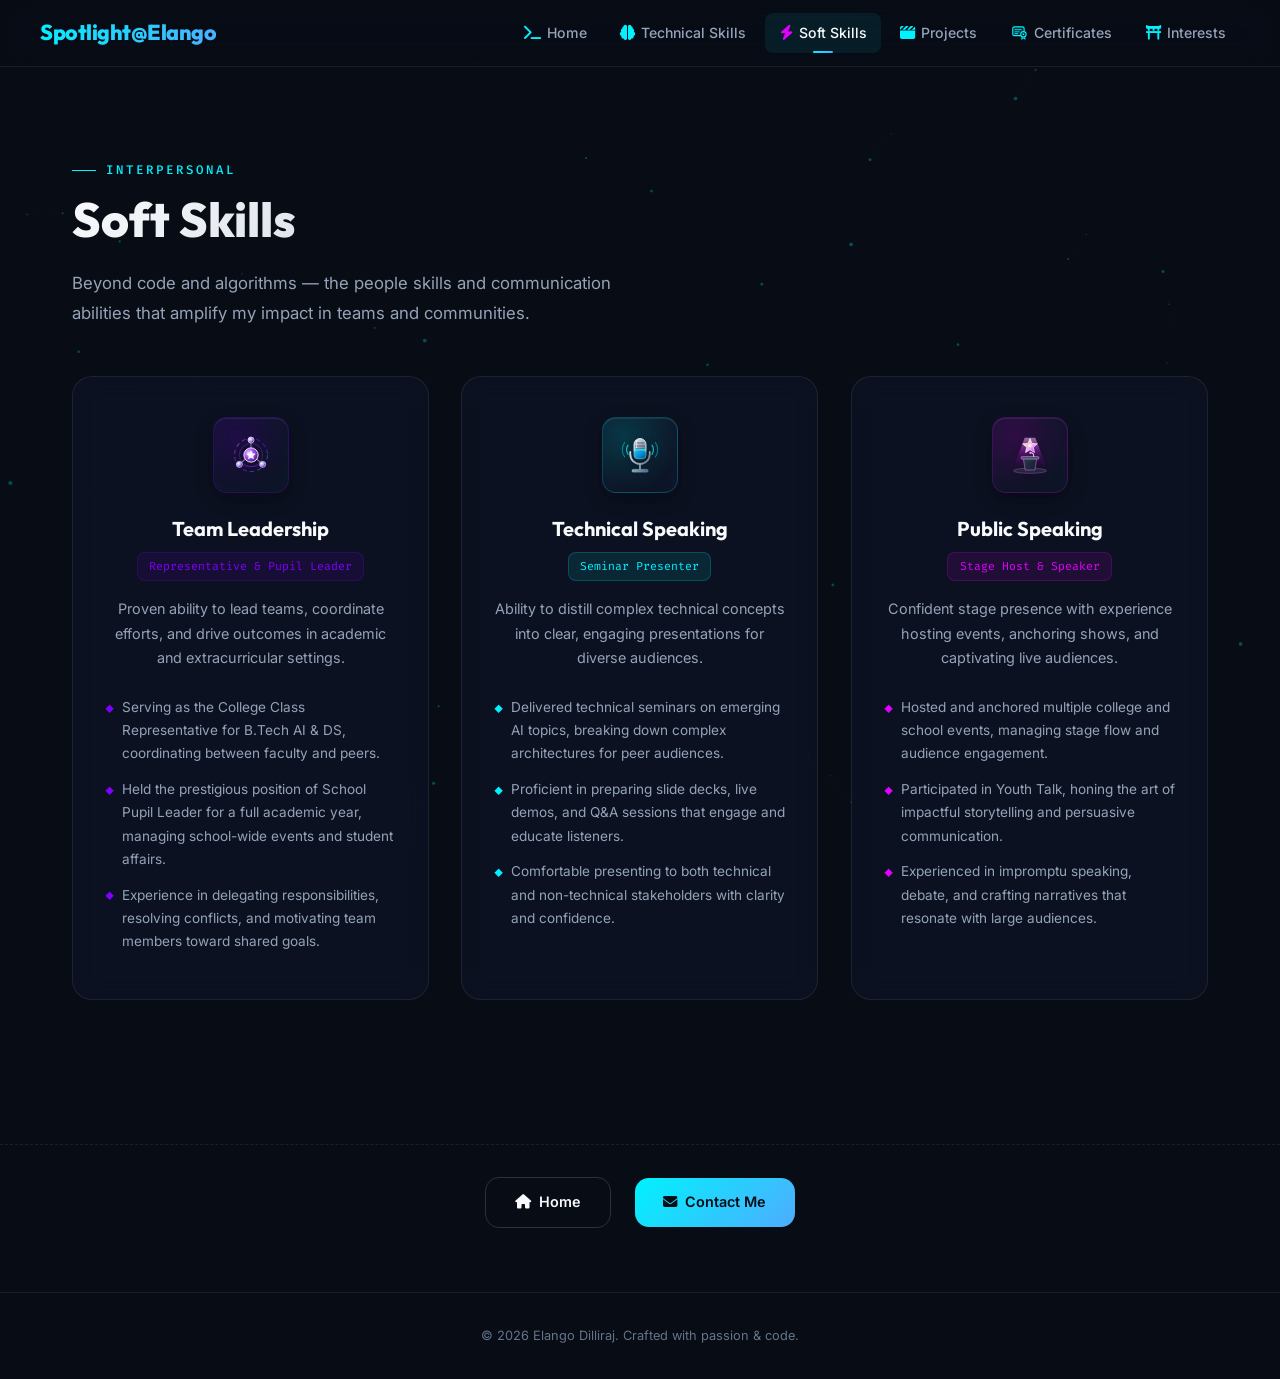
<file: soft-skills.html>
<!DOCTYPE html>
<html lang="en">
<head>
  <meta charset="UTF-8" />
  <meta name="viewport" content="width=device-width, initial-scale=1.0" />
  <meta name="description" content="Soft Skills — Elango Dilliraj's leadership, public speaking, and technical presentation abilities." />
  <title>Soft Skills | Elango Dilliraj</title>
  <link rel="stylesheet" href="styles.css" />
  <link rel="stylesheet" href="https://cdnjs.cloudflare.com/ajax/libs/font-awesome/6.4.0/css/all.min.css">
  <link rel="icon" type="image/svg+xml" href="assets/favicon-soft.svg" />
</head>
<body>

  <canvas id="particle-canvas"></canvas>

  <!-- Navigation -->
  <nav class="navbar">
    <div class="nav-container">
      <a href="index.html" class="nav-logo">Spotlight@Elango</a>
      <button class="nav-toggle" id="nav-toggle" aria-label="Toggle navigation">
        <span></span><span></span><span></span>
      </button>
      <ul class="nav-links" id="nav-links">
        <li><a href="index.html"><i class="fa-solid fa-terminal"></i> Home</a></li>
        <li><a href="tech-skills.html"><i class="fa-solid fa-brain"></i> Technical Skills</a></li>
        <li><a href="soft-skills.html"><i class="fa-solid fa-bolt"></i> Soft Skills</a></li>
        <li><a href="certifications-projects.html"><i class="fa-solid fa-clapperboard"></i> Projects</a></li>
        <li><a href="certifications-projects.html#certificates"><svg class="nav-cert-logo" viewBox="0 0 24 24" fill="none" xmlns="http://www.w3.org/2000/svg" aria-hidden="true"><rect x="2.5" y="4" width="16" height="12.5" rx="2.2" fill="currentColor" fill-opacity="0.14" stroke="currentColor" stroke-width="1.6"/><path d="M5.5 8H14.5M5.5 11H11.5M5.5 13.5H9.5" stroke="currentColor" stroke-width="1.4" stroke-linecap="round" opacity="0.85"/><circle cx="17.5" cy="14.5" r="3.8" fill="#080c14" stroke="currentColor" stroke-width="1.6"/><circle cx="17.5" cy="14.5" r="1.4" fill="currentColor"/><path d="M15.8 17.8L15 21.5L17.5 20L20 21.5L19.2 17.8" fill="currentColor" fill-opacity="0.35" stroke="currentColor" stroke-width="1.3" stroke-linejoin="round"/></svg> Certificates</a></li>
        <li><a href="interests.html"><i class="fa-solid fa-torii-gate"></i> Interests</a></li>
      </ul>
    </div>
  </nav>

  <main class="main-content">
    <section class="section">
      <p class="section-label">Interpersonal</p>
      <h1 class="section-title">Soft Skills</h1>
      <p class="section-subtitle">Beyond code and algorithms — the people skills and communication abilities that amplify my impact in teams and communities.</p>

      <div class="soft-skills-grid">

        <!-- Team Leadership -->
        <div class="soft-skill-card reveal">
          <div class="soft-skill-icon">
            <svg class="soft-skill-svg" viewBox="0 0 64 64" fill="none" xmlns="http://www.w3.org/2000/svg" aria-hidden="true">
              <defs>
                <linearGradient id="tl-ring" x1="10" y1="10" x2="54" y2="54" gradientUnits="userSpaceOnUse">
                  <stop offset="0%" stop-color="#c084fc"/>
                  <stop offset="50%" stop-color="#7f00ff"/>
                  <stop offset="100%" stop-color="#00f2fe"/>
                </linearGradient>
                <radialGradient id="tl-center" cx="35%" cy="35%" r="65%">
                  <stop offset="0%" stop-color="#f5d0fe"/>
                  <stop offset="50%" stop-color="#a855f7"/>
                  <stop offset="100%" stop-color="#4c1d95"/>
                </radialGradient>
                <radialGradient id="tl-peer" cx="35%" cy="35%" r="65%">
                  <stop offset="0%" stop-color="#f8fafc"/>
                  <stop offset="65%" stop-color="#a78bfa"/>
                  <stop offset="100%" stop-color="#3b0764"/>
                </radialGradient>
              </defs>
              <!-- Outer precision leadership compass ring -->
              <circle class="svg-spin" cx="32" cy="32" r="22" stroke="url(#tl-ring)" stroke-opacity="0.45" stroke-width="1.5" stroke-dasharray="6 4"/>
              <circle cx="32" cy="32" r="15.5" stroke="#c084fc" stroke-opacity="0.25" stroke-width="1"/>
              <!-- Alignment connector arcs from leader to team triad -->
              <path d="M32 24V13M26 36L17 44M38 36L47 44" stroke="#c084fc" stroke-opacity="0.65" stroke-width="1.6" stroke-linecap="round"/>
              <path d="M17 44Q32 51 47 44" stroke="#7f00ff" stroke-opacity="0.45" stroke-width="1.4" stroke-linecap="round"/>
              <!-- Team member crest nodes -->
              <g class="svg-float">
                <circle cx="32" cy="12" r="4" fill="url(#tl-peer)" stroke="#e9d5ff" stroke-width="1"/>
                <circle cx="16.5" cy="44.5" r="4" fill="url(#tl-peer)" stroke="#e9d5ff" stroke-width="1"/>
                <circle cx="47.5" cy="44.5" r="4" fill="url(#tl-peer)" stroke="#e9d5ff" stroke-width="1"/>
              </g>
              <!-- Central elevated leader emblem with faceted star crest -->
              <g class="svg-pulse">
                <circle cx="32" cy="32" r="9.5" fill="url(#tl-center)" stroke="#f3e8ff" stroke-width="1.3"/>
                <path d="M32 25.5L33.9 29.6L38.4 30.2L35.1 33.3L35.9 37.8L32 35.6L28.1 37.8L28.9 33.3L25.6 30.2L30.1 29.6L32 25.5Z" fill="#ffffff" opacity="0.92"/>
              </g>
            </svg>
          </div>
          <h3>Team Leadership</h3>
          <span class="role-tag">Representative & Pupil Leader</span>
          <p>Proven ability to lead teams, coordinate efforts, and drive outcomes in academic and extracurricular settings.</p>
          <ul class="soft-skill-details">
            <li>Serving as the College Class Representative for B.Tech AI & DS, coordinating between faculty and peers.</li>
            <li>Held the prestigious position of School Pupil Leader for a full academic year, managing school-wide events and student affairs.</li>
            <li>Experience in delegating responsibilities, resolving conflicts, and motivating team members toward shared goals.</li>
          </ul>
        </div>

        <!-- Technical Speaking -->
        <div class="soft-skill-card reveal">
          <div class="soft-skill-icon">
            <svg class="soft-skill-svg" viewBox="0 0 64 64" fill="none" xmlns="http://www.w3.org/2000/svg" aria-hidden="true">
              <defs>
                <linearGradient id="ts-mesh" x1="22" y1="10" x2="42" y2="34" gradientUnits="userSpaceOnUse">
                  <stop offset="0%" stop-color="#f8fafc"/>
                  <stop offset="50%" stop-color="#94a3b8"/>
                  <stop offset="100%" stop-color="#334155"/>
                </linearGradient>
                <linearGradient id="ts-body" x1="24" y1="24" x2="40" y2="42" gradientUnits="userSpaceOnUse">
                  <stop offset="0%" stop-color="#38bdf8"/>
                  <stop offset="55%" stop-color="#0284c7"/>
                  <stop offset="100%" stop-color="#0f172a"/>
                </linearGradient>
                <linearGradient id="ts-stand" x1="18" y1="36" x2="46" y2="56" gradientUnits="userSpaceOnUse">
                  <stop offset="0%" stop-color="#cbd5e1"/>
                  <stop offset="100%" stop-color="#475569"/>
                </linearGradient>
              </defs>
              <!-- Radiating digital voice & technical signal arcs -->
              <g class="svg-wave" stroke="#00f2fe" stroke-linecap="round">
                <path d="M16 19C13.5 22 13.5 28 16 31" stroke-width="1.6" stroke-opacity="0.75"/>
                <path d="M11.5 15.5C7.5 20.5 7.5 29.5 11.5 34.5" stroke-width="1.4" stroke-opacity="0.45"/>
                <path d="M48 19C50.5 22 50.5 28 48 31" stroke-width="1.6" stroke-opacity="0.75"/>
                <path d="M52.5 15.5C56.5 20.5 56.5 29.5 52.5 34.5" stroke-width="1.4" stroke-opacity="0.45"/>
              </g>
              <!-- Studio condenser microphone capsule & yoke -->
              <g class="svg-float">
                <rect x="24" y="10" width="16" height="24" rx="8" fill="url(#ts-mesh)" stroke="#e2e8f0" stroke-width="1.2"/>
                <!-- Acoustic grille slots -->
                <path d="M27 16H37M26 20H38M27 24H37" stroke="#1e293b" stroke-width="1.3" stroke-linecap="round" opacity="0.6"/>
                <!-- Collar & lower body -->
                <rect x="24" y="25" width="16" height="12" rx="5" fill="url(#ts-body)" stroke="#67e8f9" stroke-opacity="0.7" stroke-width="1"/>
                <line x1="25" y1="25" x2="39" y2="25" stroke="#00f2fe" stroke-width="1.4"/>
                <!-- Specular highlight -->
                <line x1="27.5" y1="13" x2="27.5" y2="22" stroke="#ffffff" stroke-width="1.2" stroke-linecap="round" opacity="0.75"/>
              </g>
              <!-- U-mount cradle & weighted desk base -->
              <path d="M19 28V31C19 38.2 24.8 44 32 44C39.2 44 45 38.2 45 31V28" stroke="url(#ts-stand)" stroke-width="2.4" stroke-linecap="round"/>
              <line x1="32" y1="44" x2="32" y2="52" stroke="url(#ts-stand)" stroke-width="2.6"/>
              <rect x="21" y="51" width="22" height="4" rx="2" fill="url(#ts-stand)" stroke="#38bdf8" stroke-opacity="0.4" stroke-width="1"/>
            </svg>
          </div>
          <h3>Technical Speaking</h3>
          <span class="role-tag">Seminar Presenter</span>
          <p>Ability to distill complex technical concepts into clear, engaging presentations for diverse audiences.</p>
          <ul class="soft-skill-details">
            <li>Delivered technical seminars on emerging AI topics, breaking down complex architectures for peer audiences.</li>
            <li>Proficient in preparing slide decks, live demos, and Q&A sessions that engage and educate listeners.</li>
            <li>Comfortable presenting to both technical and non-technical stakeholders with clarity and confidence.</li>
          </ul>
        </div>

        <!-- Public Speaking -->
        <div class="soft-skill-card reveal">
          <div class="soft-skill-icon">
            <svg class="soft-skill-svg" viewBox="0 0 64 64" fill="none" xmlns="http://www.w3.org/2000/svg" aria-hidden="true">
              <defs>
                <linearGradient id="ps-beam" x1="32" y1="8" x2="32" y2="48" gradientUnits="userSpaceOnUse">
                  <stop offset="0%" stop-color="#f5d0fe" stop-opacity="0.55"/>
                  <stop offset="65%" stop-color="#e100ff" stop-opacity="0.18"/>
                  <stop offset="100%" stop-color="#e100ff" stop-opacity="0"/>
                </linearGradient>
                <linearGradient id="ps-podium" x1="18" y1="36" x2="46" y2="55" gradientUnits="userSpaceOnUse">
                  <stop offset="0%" stop-color="#334155"/>
                  <stop offset="50%" stop-color="#1e293b"/>
                  <stop offset="100%" stop-color="#0f172a"/>
                </linearGradient>
                <linearGradient id="ps-star" x1="24" y1="12" x2="40" y2="30" gradientUnits="userSpaceOnUse">
                  <stop offset="0%" stop-color="#fef08a"/>
                  <stop offset="55%" stop-color="#f0abfc"/>
                  <stop offset="100%" stop-color="#e100ff"/>
                </linearGradient>
              </defs>
              <!-- Stage spotlight cone -->
              <polygon class="svg-beam" points="25,9 39,9 54,48 10,48" fill="url(#ps-beam)"/>
              <!-- Stage floor arc -->
              <ellipse cx="32" cy="53" rx="22" ry="3.5" fill="#1e293b" stroke="#e879f9" stroke-opacity="0.4" stroke-width="1"/>
              <!-- Sleek speaker podium & gooseneck mic -->
              <path d="M23 36H41L38.5 52H25.5L23 36Z" fill="url(#ps-podium)" stroke="#e879f9" stroke-opacity="0.55" stroke-width="1.2" stroke-linejoin="round"/>
              <rect x="20" y="34" width="24" height="3.5" rx="1.5" fill="#475569" stroke="#f0abfc" stroke-opacity="0.55" stroke-width="1"/>
              <path d="M37 34C37 30 35 29 33 29" stroke="#cbd5e1" stroke-width="1.4" stroke-linecap="round"/>
              <circle cx="32.5" cy="29" r="1.4" fill="#f0abfc"/>
              <!-- Floating faceted stage spotlight star -->
              <g class="svg-float">
                <path d="M32 10L34.7 16.5L41.8 17.1L36.4 21.8L38 28.7L32 25L26 28.7L27.6 21.8L22.2 17.1L29.3 16.5L32 10Z" fill="url(#ps-star)" stroke="#ffffff" stroke-opacity="0.85" stroke-width="1"/>
                <circle cx="32" cy="19.5" r="2.2" fill="#ffffff" opacity="0.75"/>
              </g>
            </svg>
          </div>
          <h3>Public Speaking</h3>
          <span class="role-tag">Stage Host & Speaker</span>
          <p>Confident stage presence with experience hosting events, anchoring shows, and captivating live audiences.</p>
          <ul class="soft-skill-details">
            <li>Hosted and anchored multiple college and school events, managing stage flow and audience engagement.</li>
            <li>Participated in Youth Talk, honing the art of impactful storytelling and persuasive communication.</li>
            <li>Experienced in impromptu speaking, debate, and crafting narratives that resonate with large audiences.</li>
          </ul>
        </div>

      </div>
    </section>
    <!-- Bottom Actions -->
    <div class="page-bottom-actions">
      <a href="index.html" class="btn btn-outline"><i class="fa-solid fa-house"></i> Home</a>
      <a href="index.html#connect" class="btn btn-primary"><i class="fa-solid fa-envelope"></i> Contact Me</a>
    </div>
  </main>

  <footer class="footer">
    <p>© 2026 Elango Dilliraj. Crafted with passion & code.</p>
  </footer>

  <!-- Scroll to Top Button -->
  <button id="scroll-top" class="scroll-top-btn" aria-label="Scroll to top">
    <i class="fa-solid fa-arrow-up"></i>
  </button>

  <script src="app.js"></script>
</body>
</html>
</file>
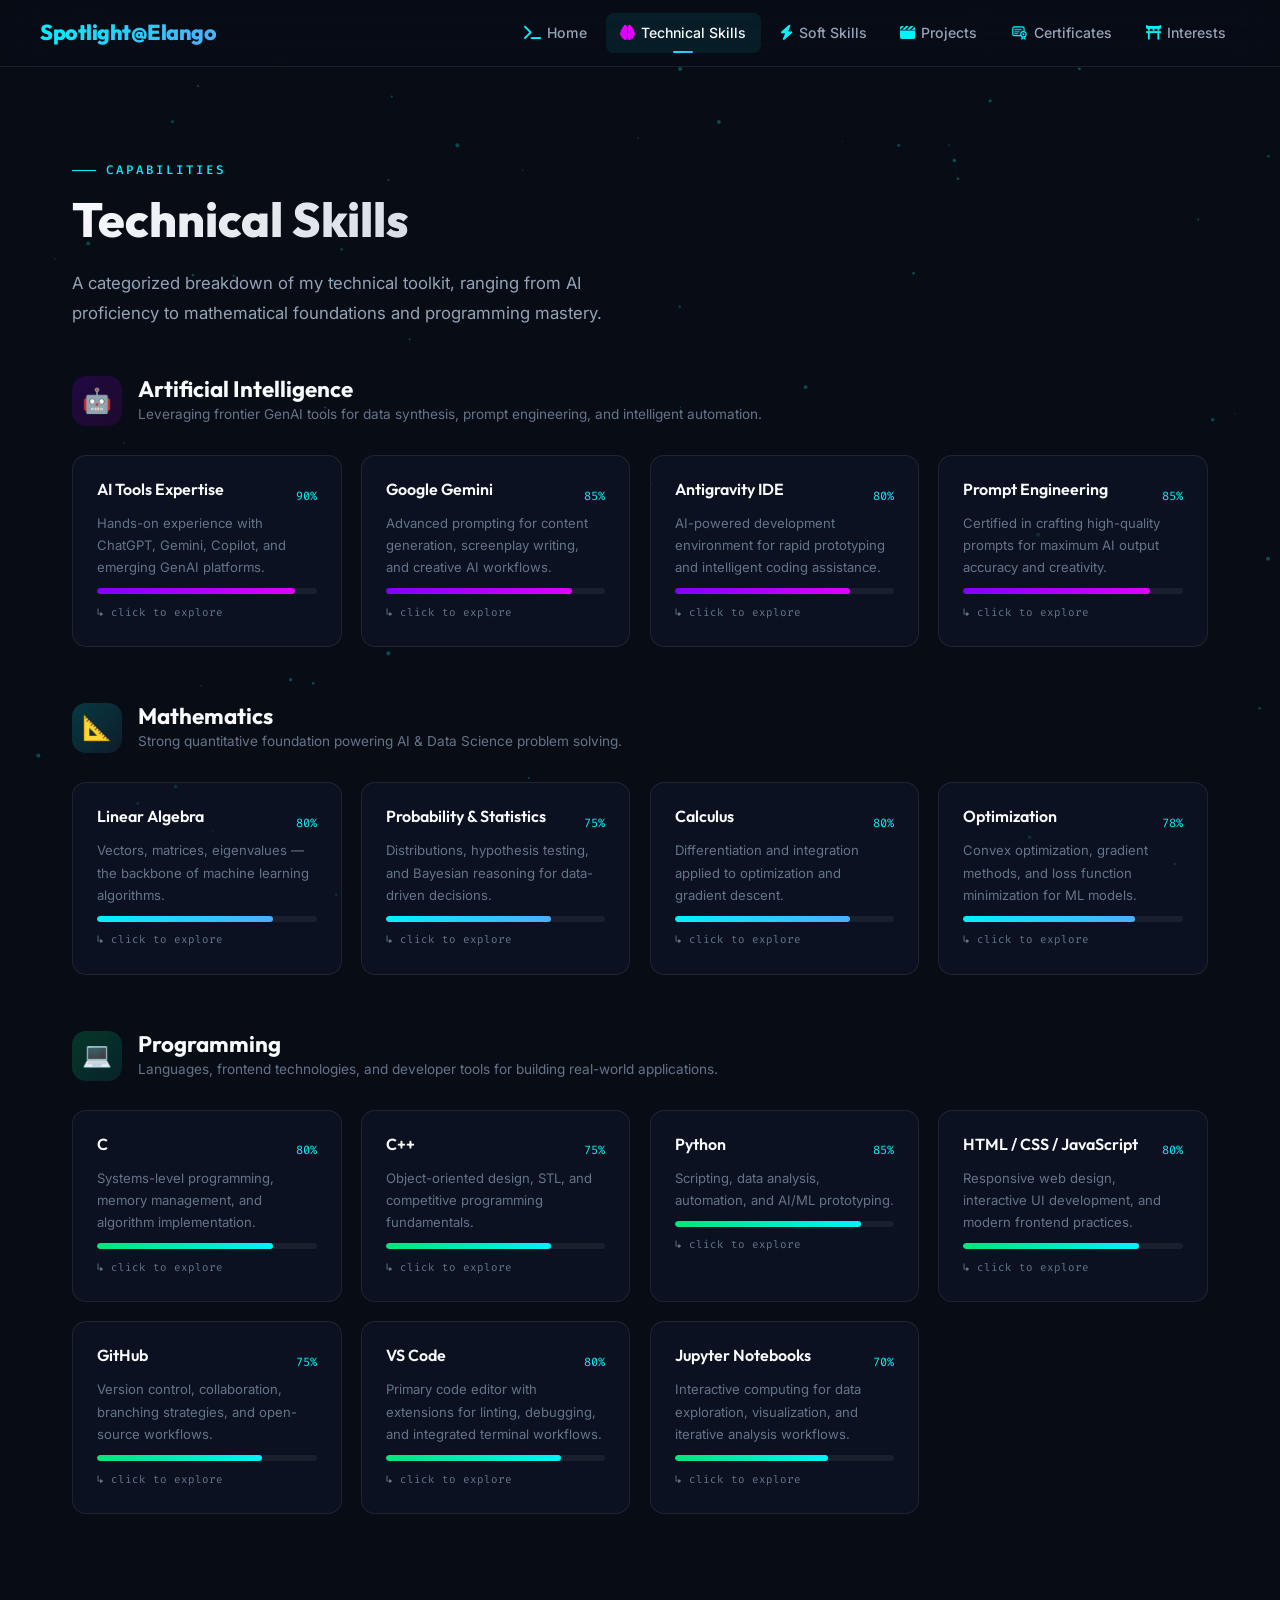
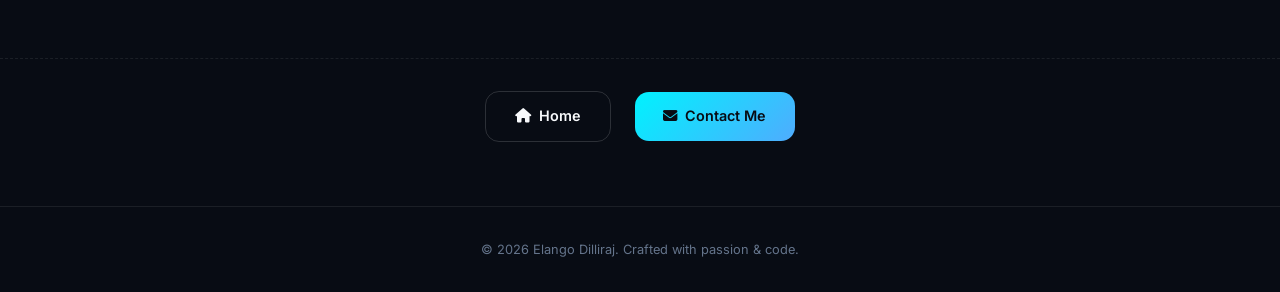
<file: tech-skills.html>
<!DOCTYPE html>
<html lang="en">
<head>
  <meta charset="UTF-8" />
  <meta name="viewport" content="width=device-width, initial-scale=1.0" />
  <meta name="description" content="Technical Skills — Elango Dilliraj's expertise in AI tools, mathematics foundations, and programming languages." />
  <title>Technical Skills | Elango Dilliraj</title>
  <link rel="stylesheet" href="styles.css" />
  <link rel="stylesheet" href="https://cdnjs.cloudflare.com/ajax/libs/font-awesome/6.4.0/css/all.min.css">
  <link rel="icon" type="image/svg+xml" href="assets/favicon-tech.svg" />
</head>
<body>

  <canvas id="particle-canvas"></canvas>

  <!-- Navigation -->
  <nav class="navbar">
    <div class="nav-container">
      <a href="index.html" class="nav-logo">Spotlight@Elango</a>
      <button class="nav-toggle" id="nav-toggle" aria-label="Toggle navigation">
        <span></span><span></span><span></span>
      </button>
      <ul class="nav-links" id="nav-links">
        <li><a href="index.html"><i class="fa-solid fa-terminal"></i> Home</a></li>
        <li><a href="tech-skills.html"><i class="fa-solid fa-brain"></i> Technical Skills</a></li>
        <li><a href="soft-skills.html"><i class="fa-solid fa-bolt"></i> Soft Skills</a></li>
        <li><a href="certifications-projects.html"><i class="fa-solid fa-clapperboard"></i> Projects</a></li>
        <li><a href="certifications-projects.html#certificates"><svg class="nav-cert-logo" viewBox="0 0 24 24" fill="none" xmlns="http://www.w3.org/2000/svg" aria-hidden="true"><rect x="2.5" y="4" width="16" height="12.5" rx="2.2" fill="currentColor" fill-opacity="0.14" stroke="currentColor" stroke-width="1.6"/><path d="M5.5 8H14.5M5.5 11H11.5M5.5 13.5H9.5" stroke="currentColor" stroke-width="1.4" stroke-linecap="round" opacity="0.85"/><circle cx="17.5" cy="14.5" r="3.8" fill="#080c14" stroke="currentColor" stroke-width="1.6"/><circle cx="17.5" cy="14.5" r="1.4" fill="currentColor"/><path d="M15.8 17.8L15 21.5L17.5 20L20 21.5L19.2 17.8" fill="currentColor" fill-opacity="0.35" stroke="currentColor" stroke-width="1.3" stroke-linejoin="round"/></svg> Certificates</a></li>
        <li><a href="interests.html"><i class="fa-solid fa-torii-gate"></i> Interests</a></li>
      </ul>
    </div>
  </nav>

  <main class="main-content">
    <section class="section">
      <p class="section-label">Capabilities</p>
      <h1 class="section-title">Technical Skills</h1>
      <p class="section-subtitle">A categorized breakdown of my technical toolkit, ranging from AI proficiency to mathematical foundations and programming mastery.</p>

      <div class="skills-categories">

        <!-- AI Category -->
        <div class="skill-category reveal">
          <div class="category-header">
            <div class="category-icon ai">🤖</div>
            <div>
              <h3>Artificial Intelligence</h3>
              <p>Leveraging frontier GenAI tools for data synthesis, prompt engineering, and intelligent automation.</p>
            </div>
          </div>
          <div class="skills-grid">
            <div class="skill-card" data-expandable>
              <div class="skill-label">
                <h4>AI Tools Expertise</h4>
                <span class="skill-percent">90%</span>
              </div>
              <p style="font-size:0.82rem; color: var(--text-muted); margin-bottom: 0.6rem;">Hands-on experience with ChatGPT, Gemini, Copilot, and emerging GenAI platforms.</p>
              <div class="skill-bar"><div class="skill-bar-fill purple" data-percent="90"></div></div>
              <p class="expand-hint">↳ click to explore</p>
              <div class="skill-detail"><div class="skill-detail-inner">
                <p><strong>Real-World Need:</strong> Every industry — from healthcare to finance — is adopting AI tools for automation, content creation, and decision support. Proficiency in multiple AI platforms is essential for modern tech roles.</p>
                <p class="purple"><strong>How I Learnt:</strong> Self-exploration across ChatGPT, Gemini, and Copilot. Completed certifications in GenAI and prompt engineering. Applied tools in academic projects for writing, coding, and data analysis.</p>
              </div></div>
            </div>
            <div class="skill-card" data-expandable>
              <div class="skill-label">
                <h4>Google Gemini</h4>
                <span class="skill-percent">85%</span>
              </div>
              <p style="font-size:0.82rem; color: var(--text-muted); margin-bottom: 0.6rem;">Advanced prompting for content generation, screenplay writing, and creative AI workflows.</p>
              <div class="skill-bar"><div class="skill-bar-fill purple" data-percent="85"></div></div>
              <p class="expand-hint">↳ click to explore</p>
              <div class="skill-detail"><div class="skill-detail-inner">
                <p><strong>Real-World Need:</strong> Gemini is Google's flagship multimodal AI, used in enterprise content workflows, data analysis, and creative industries for rapid ideation and production-grade outputs.</p>
                <p class="purple"><strong>How I Learnt:</strong> Used Gemini extensively for AI-powered story writing and screenplay generation. Experimented with iterative prompt refinement to maximize creative output quality.</p>
              </div></div>
            </div>
            <div class="skill-card" data-expandable>
              <div class="skill-label">
                <h4>Antigravity IDE</h4>
                <span class="skill-percent">80%</span>
              </div>
              <p style="font-size:0.82rem; color: var(--text-muted); margin-bottom: 0.6rem;">AI-powered development environment for rapid prototyping and intelligent coding assistance.</p>
              <div class="skill-bar"><div class="skill-bar-fill purple" data-percent="80"></div></div>
              <p class="expand-hint">↳ click to explore</p>
              <div class="skill-detail"><div class="skill-detail-inner">
                <p><strong>Real-World Need:</strong> AI-native development environments are transforming software engineering — enabling faster prototyping, automated debugging, and intelligent code generation at scale.</p>
                <p class="purple"><strong>How I Learnt:</strong> Built this entire portfolio website using Antigravity IDE. Hands-on daily use for HTML/CSS/JS development, leveraging its AI-assisted coding capabilities.</p>
              </div></div>
            </div>
            <div class="skill-card" data-expandable>
              <div class="skill-label">
                <h4>Prompt Engineering</h4>
                <span class="skill-percent">85%</span>
              </div>
              <p style="font-size:0.82rem; color: var(--text-muted); margin-bottom: 0.6rem;">Certified in crafting high-quality prompts for maximum AI output accuracy and creativity.</p>
              <div class="skill-bar"><div class="skill-bar-fill purple" data-percent="85"></div></div>
              <p class="expand-hint">↳ click to explore</p>
              <div class="skill-detail"><div class="skill-detail-inner">
                <p><strong>Real-World Need:</strong> Prompt engineering is a core skill for anyone working with LLMs — from building chatbots and search systems to automating business workflows and generating precise, structured outputs.</p>
                <p class="purple"><strong>How I Learnt:</strong> Certified via Simplilearn (GitHub Copilot course). Applied techniques in story writing with Gemini and academic automation tasks. Continuous practice refining prompt clarity and structure.</p>
              </div></div>
            </div>
          </div>
        </div>

        <!-- Mathematics Category -->
        <div class="skill-category reveal">
          <div class="category-header">
            <div class="category-icon math">📐</div>
            <div>
              <h3>Mathematics</h3>
              <p>Strong quantitative foundation powering AI & Data Science problem solving.</p>
            </div>
          </div>
          <div class="skills-grid">
            <div class="skill-card" data-expandable>
              <div class="skill-label">
                <h4>Linear Algebra</h4>
                <span class="skill-percent">80%</span>
              </div>
              <p style="font-size:0.82rem; color: var(--text-muted); margin-bottom: 0.6rem;">Vectors, matrices, eigenvalues — the backbone of machine learning algorithms.</p>
              <div class="skill-bar"><div class="skill-bar-fill" data-percent="80"></div></div>
              <p class="expand-hint">↳ click to explore</p>
              <div class="skill-detail"><div class="skill-detail-inner">
                <p><strong>Real-World Need:</strong> Linear algebra underpins neural networks, computer graphics, recommendation systems, and data transformations. It is the mathematical language of AI.</p>
                <p class="purple"><strong>How I Learnt:</strong> Studied during Semester 2 at J.N.N Institute of Engineering. Applied concepts in understanding how ML models process data through matrix operations and transformations.</p>
              </div></div>
            </div>
            <div class="skill-card" data-expandable>
              <div class="skill-label">
                <h4>Probability & Statistics</h4>
                <span class="skill-percent">75%</span>
              </div>
              <p style="font-size:0.82rem; color: var(--text-muted); margin-bottom: 0.6rem;">Distributions, hypothesis testing, and Bayesian reasoning for data-driven decisions.</p>
              <div class="skill-bar"><div class="skill-bar-fill" data-percent="75"></div></div>
              <p class="expand-hint">↳ click to explore</p>
              <div class="skill-detail"><div class="skill-detail-inner">
                <p><strong>Real-World Need:</strong> Probability powers everything from A/B testing and risk assessment to Bayesian ML models and natural language processing uncertainty quantification.</p>
                <p class="purple"><strong>How I Learnt:</strong> Academic coursework supplemented by self-study. Applied statistical reasoning to understand model evaluation metrics and data distribution analysis.</p>
              </div></div>
            </div>
            <div class="skill-card" data-expandable>
              <div class="skill-label">
                <h4>Calculus</h4>
                <span class="skill-percent">80%</span>
              </div>
              <p style="font-size:0.82rem; color: var(--text-muted); margin-bottom: 0.6rem;">Differentiation and integration applied to optimization and gradient descent.</p>
              <div class="skill-bar"><div class="skill-bar-fill" data-percent="80"></div></div>
              <p class="expand-hint">↳ click to explore</p>
              <div class="skill-detail"><div class="skill-detail-inner">
                <p><strong>Real-World Need:</strong> Calculus is essential for understanding gradient descent, backpropagation in neural networks, and optimizing loss functions — the core engine of model training.</p>
                <p class="purple"><strong>How I Learnt:</strong> University coursework in engineering mathematics. Connected theory to practice by studying how optimizers like Adam and SGD use derivatives to minimize error.</p>
              </div></div>
            </div>
            <div class="skill-card" data-expandable>
              <div class="skill-label">
                <h4>Optimization</h4>
                <span class="skill-percent">78%</span>
              </div>
              <p style="font-size:0.82rem; color: var(--text-muted); margin-bottom: 0.6rem;">Convex optimization, gradient methods, and loss function minimization for ML models.</p>
              <div class="skill-bar"><div class="skill-bar-fill" data-percent="78"></div></div>
              <p class="expand-hint">↳ click to explore</p>
              <div class="skill-detail"><div class="skill-detail-inner">
                <p><strong>Real-World Need:</strong> Optimization algorithms are the backbone of training every AI model — from tuning hyperparameters and resource allocation to logistics and operations research.</p>
                <p class="purple"><strong>How I Learnt:</strong> Explored through academic studies and self-learning how gradient-based methods drive model convergence and performance improvement in ML pipelines.</p>
              </div></div>
            </div>
          </div>
        </div>

        <!-- Programming Category -->
        <div class="skill-category reveal">
          <div class="category-header">
            <div class="category-icon prog">💻</div>
            <div>
              <h3>Programming</h3>
              <p>Languages, frontend technologies, and developer tools for building real-world applications.</p>
            </div>
          </div>
          <div class="skills-grid">
            <div class="skill-card" data-expandable>
              <div class="skill-label">
                <h4>C</h4>
                <span class="skill-percent">80%</span>
              </div>
              <p style="font-size:0.82rem; color: var(--text-muted); margin-bottom: 0.6rem;">Systems-level programming, memory management, and algorithm implementation.</p>
              <div class="skill-bar"><div class="skill-bar-fill green" data-percent="80"></div></div>
              <p class="expand-hint">↳ click to explore</p>
              <div class="skill-detail"><div class="skill-detail-inner">
                <p><strong>Real-World Need:</strong> C remains foundational for embedded systems, OS development, IoT devices, and performance-critical applications. Understanding C builds strong low-level programming intuition.</p>
                <p class="purple"><strong>How I Learnt:</strong> Core academic curriculum in Semester 1. Practiced through lab exercises, algorithm implementations, and understanding memory management fundamentals.</p>
              </div></div>
            </div>
            <div class="skill-card" data-expandable>
              <div class="skill-label">
                <h4>C++</h4>
                <span class="skill-percent">75%</span>
              </div>
              <p style="font-size:0.82rem; color: var(--text-muted); margin-bottom: 0.6rem;">Object-oriented design, STL, and competitive programming fundamentals.</p>
              <div class="skill-bar"><div class="skill-bar-fill green" data-percent="75"></div></div>
              <p class="expand-hint">↳ click to explore</p>
              <div class="skill-detail"><div class="skill-detail-inner">
                <p><strong>Real-World Need:</strong> C++ powers game engines (Unreal), high-frequency trading systems, robotics, and competitive programming. Its OOP and STL capabilities make it versatile for complex systems.</p>
                <p class="purple"><strong>How I Learnt:</strong> Learnt during Semester 2 coursework. Built on C foundations to understand OOP concepts — classes, inheritance, polymorphism — and practiced with STL data structures.</p>
              </div></div>
            </div>
            <div class="skill-card" data-expandable>
              <div class="skill-label">
                <h4>Python</h4>
                <span class="skill-percent">85%</span>
              </div>
              <p style="font-size:0.82rem; color: var(--text-muted); margin-bottom: 0.6rem;">Scripting, data analysis, automation, and AI/ML prototyping.</p>
              <div class="skill-bar"><div class="skill-bar-fill green" data-percent="85"></div></div>
              <p class="expand-hint">↳ click to explore</p>
              <div class="skill-detail"><div class="skill-detail-inner">
                <p><strong>Real-World Need:</strong> Python is the dominant language in AI/ML, data science, web backends, and automation. Its ecosystem (NumPy, Pandas, TensorFlow) makes it indispensable for modern tech.</p>
                <p class="purple"><strong>How I Learnt:</strong> Self-taught and academic coursework. Used for scripting, automation tasks, and AI/ML exploration. Building practical projects to deepen understanding.</p>
              </div></div>
            </div>
            <div class="skill-card" data-expandable>
              <div class="skill-label">
                <h4>HTML / CSS / JavaScript</h4>
                <span class="skill-percent">80%</span>
              </div>
              <p style="font-size:0.82rem; color: var(--text-muted); margin-bottom: 0.6rem;">Responsive web design, interactive UI development, and modern frontend practices.</p>
              <div class="skill-bar"><div class="skill-bar-fill green" data-percent="80"></div></div>
              <p class="expand-hint">↳ click to explore</p>
              <div class="skill-detail"><div class="skill-detail-inner">
                <p><strong>Real-World Need:</strong> The web is built on HTML/CSS/JS. Every frontend role, web app, and digital product relies on these core technologies for structure, styling, and interactivity.</p>
                <p class="purple"><strong>How I Learnt:</strong> Built this entire portfolio from scratch using vanilla HTML, CSS, and JS. Hands-on learning through designing responsive layouts, animations, and interactive components.</p>
              </div></div>
            </div>
            <div class="skill-card" data-expandable>
              <div class="skill-label">
                <h4>GitHub</h4>
                <span class="skill-percent">75%</span>
              </div>
              <p style="font-size:0.82rem; color: var(--text-muted); margin-bottom: 0.6rem;">Version control, collaboration, branching strategies, and open-source workflows.</p>
              <div class="skill-bar"><div class="skill-bar-fill green" data-percent="75"></div></div>
              <p class="expand-hint">↳ click to explore</p>
              <div class="skill-detail"><div class="skill-detail-inner">
                <p><strong>Real-World Need:</strong> GitHub is the industry standard for code collaboration, version control, CI/CD pipelines, and open-source contribution. Every developer uses it daily.</p>
                <p class="purple"><strong>How I Learnt:</strong> Managing project repositories, tracking code changes, and hosting this portfolio. Learning branching, pull requests, and collaborative workflows for team projects.</p>
              </div></div>
            </div>
            <div class="skill-card" data-expandable>
              <div class="skill-label">
                <h4>VS Code</h4>
                <span class="skill-percent">80%</span>
              </div>
              <p style="font-size:0.82rem; color: var(--text-muted); margin-bottom: 0.6rem;">Primary code editor with extensions for linting, debugging, and integrated terminal workflows.</p>
              <div class="skill-bar"><div class="skill-bar-fill green" data-percent="80"></div></div>
              <p class="expand-hint">↳ click to explore</p>
              <div class="skill-detail"><div class="skill-detail-inner">
                <p><strong>Real-World Need:</strong> VS Code is the most popular code editor in the world, used across web development, data science, and DevOps. Its extension ecosystem and integrated terminal make it the go-to IDE for professional developers.</p>
                <p class="purple"><strong>How I Learnt:</strong> Daily driver for all coding work — HTML/CSS/JS, Python scripts, and C/C++ projects. Learned keyboard shortcuts, Git integration, debugging workflows, and extension management through consistent hands-on use.</p>
              </div></div>
            </div>
            <div class="skill-card" data-expandable>
              <div class="skill-label">
                <h4>Jupyter Notebooks</h4>
                <span class="skill-percent">70%</span>
              </div>
              <p style="font-size:0.82rem; color: var(--text-muted); margin-bottom: 0.6rem;">Interactive computing for data exploration, visualization, and iterative analysis workflows.</p>
              <div class="skill-bar"><div class="skill-bar-fill green" data-percent="70"></div></div>
              <p class="expand-hint">↳ click to explore</p>
              <div class="skill-detail"><div class="skill-detail-inner">
                <p><strong>Real-World Need:</strong> Jupyter Notebooks are the standard tool for data scientists and analysts — used for exploratory data analysis, creating reproducible research, building ML pipelines, and presenting findings with inline visualizations.</p>
                <p class="purple"><strong>How I Learnt:</strong> Learnt during a Data Analyst Bootcamp. Used notebooks for hands-on data exploration, writing Python analysis code, creating visualizations, and documenting analytical workflows step-by-step.</p>
              </div></div>
            </div>
          </div>
        </div>

      </div>
    </section>
    <!-- Bottom Actions -->
    <div class="page-bottom-actions">
      <a href="index.html" class="btn btn-outline"><i class="fa-solid fa-house"></i> Home</a>
      <a href="index.html#connect" class="btn btn-primary"><i class="fa-solid fa-envelope"></i> Contact Me</a>
    </div>
  </main>

  <footer class="footer">
    <p>© 2026 Elango Dilliraj. Crafted with passion & code.</p>
  </footer>

  <!-- Scroll to Top Button -->
  <button id="scroll-top" class="scroll-top-btn" aria-label="Scroll to top">
    <i class="fa-solid fa-arrow-up"></i>
  </button>

  <script src="app.js"></script>
</body>
</html>
</file>
<file: styles.css>
/* ============================
   DESIGN SYSTEM — Elango Dilliraj Portfolio
   ============================ */

@import url('https://fonts.googleapis.com/css2?family=Fira+Code:wght@400;500&family=Inter:wght@300;400;500;600;700&family=Outfit:wght@400;500;600;700;800&display=swap');

/* --- CSS Custom Properties --- */
:root {
  --bg-primary: #080c14;
  --bg-secondary: #0d1321;
  --bg-card: rgba(15, 23, 42, 0.55);
  --bg-card-hover: rgba(20, 30, 55, 0.7);
  --border-glass: rgba(255, 255, 255, 0.08);
  --border-glass-hover: rgba(255, 255, 255, 0.15);

  --accent-cyan: #00f2fe;
  --accent-blue: #4facfe;
  --accent-purple: #7f00ff;
  --accent-violet: #e100ff;
  --accent-green: #00e676;

  --gradient-cyan: linear-gradient(135deg, #00f2fe, #4facfe);
  --gradient-purple: linear-gradient(135deg, #7f00ff, #e100ff);
  --gradient-mixed: linear-gradient(135deg, #00f2fe, #7f00ff, #e100ff);

  --text-primary: #f8fafc;
  --text-secondary: #94a3b8;
  --text-muted: #64748b;

  --font-heading: 'Outfit', sans-serif;
  --font-body: 'Inter', sans-serif;
  --font-mono: 'Fira Code', monospace;

  --radius-sm: 8px;
  --radius-md: 14px;
  --radius-lg: 20px;
  --radius-xl: 28px;
  --radius-full: 50%;

  --shadow-glow-cyan: 0 0 20px rgba(0, 242, 254, 0.15);
  --shadow-glow-purple: 0 0 20px rgba(127, 0, 255, 0.15);
  --shadow-card: 0 8px 32px rgba(0, 0, 0, 0.4);

  --transition-fast: 0.2s ease;
  --transition-base: 0.35s cubic-bezier(0.4, 0, 0.2, 1);
  --transition-slow: 0.6s cubic-bezier(0.4, 0, 0.2, 1);
}

/* --- Reset & Base --- */
*, *::before, *::after {
  margin: 0;
  padding: 0;
  box-sizing: border-box;
}

html {
  scroll-behavior: smooth;
  font-size: 16px;
  scrollbar-width: thin;
  scrollbar-color: rgba(0, 242, 254, 0.15) rgba(8, 12, 20, 0.5);
}

/* Webkit Scrollbar */
::-webkit-scrollbar {
  width: 8px;
}

::-webkit-scrollbar-track {
  background: rgba(8, 12, 20, 0.5);
  border-left: 1px solid var(--border-glass);
}

::-webkit-scrollbar-thumb {
  background: rgba(0, 242, 254, 0.15);
  border-radius: 4px;
  border: 2px solid rgba(8, 12, 20, 0.5);
}

::-webkit-scrollbar-thumb:hover {
  background: rgba(0, 242, 254, 0.35);
}

body {
  font-family: var(--font-body);
  background: var(--bg-primary);
  color: var(--text-primary);
  line-height: 1.7;
  overflow-x: hidden;
  min-height: 100vh;
}

a {
  color: var(--accent-cyan);
  text-decoration: none;
  transition: color var(--transition-fast);
}
a:hover {
  color: var(--accent-blue);
}

img {
  max-width: 100%;
  display: block;
}

h1, h2, h3, h4, h5, h6 {
  font-family: var(--font-heading);
  font-weight: 700;
  line-height: 1.2;
}

/* --- Canvas Background --- */
#particle-canvas {
  position: fixed;
  top: 0;
  left: 0;
  width: 100%;
  height: 100%;
  z-index: 0;
  pointer-events: none;
}

/* --- Navigation --- */
.navbar {
  position: fixed;
  top: 0;
  left: 0;
  width: 100%;
  z-index: 1000;
  padding: 0.8rem 2rem;
  backdrop-filter: blur(18px) saturate(1.8);
  -webkit-backdrop-filter: blur(18px) saturate(1.8);
  background: rgba(8, 12, 20, 0.75);
  border-bottom: 1px solid var(--border-glass);
  transition: background var(--transition-base);
}

.nav-container {
  max-width: 1200px;
  margin: 0 auto;
  display: flex;
  align-items: center;
  justify-content: space-between;
}

.nav-logo {
  font-family: var(--font-heading);
  font-size: 1.35rem;
  font-weight: 800;
  background: var(--gradient-cyan);
  -webkit-background-clip: text;
  -webkit-text-fill-color: transparent;
  background-clip: text;
  letter-spacing: -0.5px;
}

.nav-links {
  display: flex;
  list-style: none;
  gap: 0.3rem;
}

.nav-links a {
  display: inline-flex;
  align-items: center;
  padding: 0.5rem 0.9rem;
  font-size: 0.88rem;
  font-weight: 500;
  color: var(--text-secondary);
  border-radius: var(--radius-sm);
  transition: all var(--transition-fast);
  position: relative;
  white-space: nowrap;
}

.nav-links a:hover,
.nav-links a.active {
  color: var(--text-primary);
  background: rgba(0, 242, 254, 0.08);
}

.nav-links a.active::after {
  content: '';
  position: absolute;
  bottom: 0;
  left: 50%;
  transform: translateX(-50%);
  width: 20px;
  height: 2px;
  background: var(--gradient-cyan);
  border-radius: 2px;
}

/* Mobile menu toggle */
.nav-toggle {
  display: none;
  flex-direction: column;
  gap: 5px;
  cursor: pointer;
  background: none;
  border: none;
  padding: 4px;
}

.nav-toggle span {
  display: block;
  width: 24px;
  height: 2px;
  background: var(--text-secondary);
  border-radius: 2px;
  transition: all var(--transition-fast);
}

/* --- Main Content Wrapper --- */
.main-content {
  position: relative;
  z-index: 1;
  padding-top: 80px;
}

/* --- Sections --- */
.section {
  max-width: 1200px;
  margin: 0 auto;
  padding: 5rem 2rem;
}

.section-label {
  font-family: var(--font-mono);
  font-size: 0.78rem;
  font-weight: 500;
  color: var(--accent-cyan);
  text-transform: uppercase;
  letter-spacing: 3px;
  margin-bottom: 0.6rem;
  display: flex;
  align-items: center;
  gap: 0.6rem;
}

.section-label::before {
  content: '';
  display: inline-block;
  width: 24px;
  height: 1px;
  background: var(--accent-cyan);
}

.section-title {
  font-size: clamp(2rem, 4vw, 3rem);
  font-weight: 800;
  margin-bottom: 1.2rem;
  background: linear-gradient(135deg, var(--text-primary), var(--text-secondary));
  -webkit-background-clip: text;
  -webkit-text-fill-color: transparent;
  background-clip: text;
}

.section-subtitle {
  font-size: 1.05rem;
  color: var(--text-secondary);
  max-width: 600px;
  line-height: 1.8;
  margin-bottom: 3rem;
}

/* --- Glass Card --- */
.glass-card {
  background: var(--bg-card);
  backdrop-filter: blur(12px);
  -webkit-backdrop-filter: blur(12px);
  border: 1px solid var(--border-glass);
  border-radius: var(--radius-lg);
  padding: 2rem;
  transition: all var(--transition-base);
}

.glass-card:hover {
  background: var(--bg-card-hover);
  border-color: var(--border-glass-hover);
  transform: translateY(-4px);
  box-shadow: var(--shadow-card);
}

/* ============================
   HERO SECTION
   ============================ */
.hero {
  min-height: calc(100vh - 80px);
  display: flex;
  align-items: center;
  justify-content: center;
  padding: 2rem;
}

.hero-inner {
  max-width: 960px;
  width: 100%;
  display: flex;
  align-items: center;
  justify-content: center;
  gap: 2.5rem;
}

.hero-text {
  flex: 1;
}

.hero-greeting {
  font-family: var(--font-mono);
  font-size: 0.9rem;
  color: var(--accent-cyan);
  margin-bottom: 0.8rem;
  letter-spacing: 1px;
}

.hero-name {
  font-size: clamp(2.5rem, 5.5vw, 4rem);
  font-weight: 800;
  line-height: 1.1;
  margin-bottom: 0.6rem;
}

.hero-name .gradient-text {
  background: var(--gradient-mixed);
  -webkit-background-clip: text;
  -webkit-text-fill-color: transparent;
  background-clip: text;
}

.hero-role {
  font-size: 1.15rem;
  color: var(--text-secondary);
  font-weight: 400;
  margin-bottom: 1rem;
}

.hero-tagline {
  font-size: 1rem;
  color: var(--text-muted);
  margin-bottom: 2rem;
  min-height: 1.7em;
}

.hero-tagline .cursor {
  display: inline-block;
  width: 2px;
  height: 1.1em;
  background: var(--accent-cyan);
  margin-left: 2px;
  animation: blink 1s infinite;
  vertical-align: text-bottom;
}

@keyframes blink {
  0%, 100% { opacity: 1; }
  50% { opacity: 0; }
}

.hero-cta {
  display: flex;
  gap: 1rem;
  flex-wrap: wrap;
}

.btn {
  display: inline-flex;
  align-items: center;
  gap: 0.5rem;
  padding: 0.75rem 1.8rem;
  font-family: var(--font-body);
  font-size: 0.9rem;
  font-weight: 600;
  border-radius: var(--radius-md);
  border: none;
  cursor: pointer;
  transition: all var(--transition-base);
  text-decoration: none;
}

.btn-primary {
  background: var(--gradient-cyan);
  color: var(--bg-primary);
}

.btn-primary:hover {
  transform: translateY(-2px);
  box-shadow: var(--shadow-glow-cyan);
  color: var(--bg-primary);
}

.btn-outline {
  background: transparent;
  color: var(--text-primary);
  border: 1px solid var(--border-glass-hover);
}

.btn-outline:hover {
  border-color: var(--accent-cyan);
  background: rgba(0, 242, 254, 0.05);
  color: var(--accent-cyan);
}

/* Hero Image */
.hero-image {
  flex-shrink: 0;
}

.profile-frame {
  width: 260px;
  height: 340px;
  border-radius: var(--radius-xl);
  padding: 4px;
  background: var(--gradient-mixed);
  position: relative;
  animation: profileGlow 4s ease-in-out infinite alternate;
  overflow: hidden;
  transition: transform var(--transition-base), box-shadow var(--transition-base);
  cursor: pointer;
}

.profile-frame:hover {
  transform: translateY(-6px) scale(1.03);
  box-shadow: 0 0 40px rgba(0, 242, 254, 0.35), 0 0 80px rgba(127, 0, 255, 0.2);
}

.profile-frame img {
  width: 100%;
  height: 100%;
  object-fit: cover;
  border-radius: calc(var(--radius-xl) - 2px);
  border: 4px solid var(--bg-primary);
  transition: transform 0.5s cubic-bezier(0.4, 0, 0.2, 1);
}

.profile-frame:hover img {
  transform: scale(1.08);
}

@keyframes profileGlow {
  0% { box-shadow: 0 0 25px rgba(0, 242, 254, 0.25), 0 0 60px rgba(0, 242, 254, 0.08); }
  100% { box-shadow: 0 0 30px rgba(127, 0, 255, 0.3), 0 0 70px rgba(225, 0, 255, 0.1); }
}

/* Brief Intro Section */
.intro-section {
  max-width: 900px;
  margin: 0 auto;
  padding: 3rem 2rem 1rem;
  text-align: center;
}

.intro-section .intro-text {
  font-size: 1.08rem;
  color: var(--text-secondary);
  line-height: 1.9;
  max-width: 750px;
  margin: 0 auto;
}

.intro-section .intro-text .highlight {
  color: var(--accent-cyan);
  font-weight: 600;
}

/* About Me Section */
.about-section {
  max-width: 1100px;
  margin: 0 auto;
  padding: 5rem 2rem;
}

.about-inner {
  display: flex;
  align-items: center;
  gap: 4rem;
}

.about-image {
  flex-shrink: 0;
}

.about-image .profile-frame {
  width: 350px;
  height: 460px;
}

.about-text {
  flex: 1;
}

.about-title {
  font-size: clamp(2rem, 4.5vw, 2.8rem);
  font-weight: 800;
  margin-bottom: 0.4rem;
  line-height: 1.2;
}

.about-title .gradient-text {
  background: var(--gradient-mixed);
  -webkit-background-clip: text;
  -webkit-text-fill-color: transparent;
  background-clip: text;
}

.about-subtitle {
  font-family: var(--font-mono);
  font-size: 1.05rem;
  color: var(--text-muted);
  margin-bottom: 2rem;
  display: block;
}

.about-paragraphs {
  display: flex;
  flex-direction: column;
  gap: 1.5rem;
}

.about-paragraphs p {
  font-size: 1.05rem;
  color: var(--text-secondary);
  line-height: 1.8;
}

.about-paragraphs .highlight {
  color: var(--accent-cyan);
  font-weight: 600;
}

@media (max-width: 900px) {
  .about-inner {
    flex-direction: column;
    align-items: center;
    text-align: center;
    gap: 3rem;
  }
  
  .about-image {
    padding-top: 0;
  }

  .about-image .profile-frame {
    width: 260px;
    height: 342px;
  }
}

.hero-contact-row {
  display: flex;
  align-items: center;
  gap: 0.75rem;
  margin-bottom: 1.5rem;
  flex-wrap: wrap;
}

.hero-contact-row .contact-badge {
  font-size: 0.85rem;
  color: var(--text-muted);
  display: inline-flex;
  align-items: center;
  gap: 0.4rem;
  background: rgba(255, 255, 255, 0.03);
  border: 1px solid var(--border-glass);
  padding: 0.4rem 0.8rem;
  border-radius: var(--radius-sm);
}

.hero-contact-row .contact-badge i {
  color: var(--accent-cyan);
}

.btn-contact {
  font-size: 0.85rem;
  font-weight: 500;
  color: var(--text-secondary);
  background: rgba(15, 23, 42, 0.55);
  border: 1px solid var(--border-glass);
  padding: 0.4rem 0.9rem;
  border-radius: var(--radius-sm);
  display: inline-flex;
  align-items: center;
  gap: 0.4rem;
  transition: all var(--transition-fast);
}

.btn-contact i {
  font-size: 0.95rem;
}

.btn-contact:hover {
  color: var(--text-primary);
  background: rgba(0, 242, 254, 0.08);
  border-color: var(--accent-cyan);
  transform: translateY(-2px);
  box-shadow: var(--shadow-glow-cyan);
}

/* ============================
   ACADEMIC TIMELINE
   ============================ */
.timeline {
  position: relative;
  padding-left: 2.5rem;
}

.timeline::before {
  content: '';
  position: absolute;
  left: 0;
  top: 0;
  bottom: 0;
  width: 2px;
  background: linear-gradient(to bottom, var(--accent-cyan), var(--accent-purple), transparent);
}

.timeline-item {
  position: relative;
  margin-bottom: 2.5rem;
  padding-left: 1.5rem;
}

.timeline-item::before {
  content: '';
  position: absolute;
  left: -2.65rem;
  top: 0.4rem;
  width: 12px;
  height: 12px;
  border-radius: var(--radius-full);
  background: var(--accent-cyan);
  box-shadow: 0 0 12px rgba(0, 242, 254, 0.5);
  border: 2px solid var(--bg-primary);
}

.timeline-year {
  font-family: var(--font-mono);
  font-size: 0.82rem;
  color: var(--accent-cyan);
  margin-bottom: 0.3rem;
  letter-spacing: 1px;
}

.timeline-title {
  font-size: 1.2rem;
  font-weight: 700;
  margin-bottom: 0.2rem;
}

.timeline-institution {
  font-size: 0.92rem;
  color: var(--text-secondary);
  font-style: italic;
  margin-bottom: 0.6rem;
}

.timeline-highlights {
  list-style: none;
  display: flex;
  flex-wrap: wrap;
  gap: 0.5rem;
}

.timeline-highlights li {
  display: inline-flex;
  align-items: center;
  gap: 0.35rem;
  font-size: 0.8rem;
  color: var(--text-secondary);
  background: rgba(0, 242, 254, 0.06);
  padding: 0.3rem 0.8rem;
  border-radius: var(--radius-sm);
  border: 1px solid rgba(0, 242, 254, 0.1);
}

.timeline-highlights li::before {
  content: '▹';
  color: var(--accent-cyan);
}

/* ============================
   CERTIFICATIONS PREVIEW (Home - Horizontal List Layout)
   ============================ */
.cert-preview-list {
  display: flex;
  flex-direction: column;
  gap: 1rem;
  margin-top: 2rem;
  counter-reset: cert-preview-num;
}

.cert-preview-card {
  display: flex;
  flex-direction: row;
  align-items: center;
  gap: 1.5rem;
  color: inherit;
  background: var(--bg-card);
  backdrop-filter: blur(12px);
  -webkit-backdrop-filter: blur(12px);
  border: 1px solid var(--border-glass);
  border-radius: var(--radius-lg);
  padding: 1rem 1.4rem;
  overflow: hidden;
  transition: all var(--transition-base);
  text-decoration: none;
  position: relative;
  counter-increment: cert-preview-num;
}

/* Numbering watermark */
.cert-preview-card::after {
  content: counter(cert-preview-num, decimal-leading-zero);
  position: absolute;
  right: 1.1rem;
  top: 50%;
  transform: translateY(-50%);
  font-family: var(--font-heading);
  font-size: 4.5rem;
  font-weight: 900;
  line-height: 1;
  letter-spacing: -0.04em;
  background: linear-gradient(135deg, var(--accent-cyan), var(--accent-blue));
  -webkit-background-clip: text;
  background-clip: text;
  -webkit-text-fill-color: transparent;
  opacity: 0.1;
  pointer-events: none;
  user-select: none;
  z-index: 0;
  transition: opacity var(--transition-base);
}

.cert-preview-card:hover::after {
  opacity: 0.2;
}

/* Ensure card children sit above the watermark */
.cert-preview-card > * {
  position: relative;
  z-index: 1;
}

.cert-preview-card:hover {
  color: inherit;
  border-color: var(--accent-cyan);
  transform: translateX(6px);
  box-shadow: var(--shadow-glow-cyan);
}

.cert-preview-thumb {
  width: 130px;
  height: 85px;
  flex-shrink: 0;
  border-radius: var(--radius-md);
  overflow: hidden;
  border: 1px solid var(--border-glass);
  background: rgba(0, 0, 0, 0.3);
}

.cert-preview-thumb img {
  width: 100%;
  height: 100%;
  object-fit: cover;
  transition: transform 0.4s ease;
}

.cert-preview-card:hover .cert-preview-thumb img {
  transform: scale(1.06);
}

.cert-preview-info {
  flex: 1;
  min-width: 0;
  display: flex;
  flex-direction: column;
  gap: 0.2rem;
}

.cert-preview-info h4 {
  font-family: var(--font-heading);
  font-size: 1.05rem;
  font-weight: 700;
  color: var(--text-primary);
  line-height: 1.35;
}

.cert-preview-info p {
  font-size: 0.85rem;
  color: var(--text-secondary);
  line-height: 1.5;
  display: -webkit-box;
  -webkit-line-clamp: 2;
  line-clamp: 2;
  -webkit-box-orient: vertical;
  overflow: hidden;
}

.cert-preview-info .cert-org {
  font-family: var(--font-mono);
  font-size: 0.76rem;
  color: var(--accent-cyan);
  margin-top: 0.25rem;
}

@media (max-width: 640px) {
  .cert-preview-card {
    flex-direction: column;
    align-items: flex-start;
    padding: 1.2rem;
  }
  .cert-preview-thumb {
    width: 100%;
    height: 160px;
  }
  .cert-preview-card:hover {
    transform: translateY(-4px);
  }
}

.cert-view-all {
  display: flex;
  justify-content: center;
  align-items: center;
  gap: 1rem;
  flex-wrap: wrap;
  margin-top: 2.5rem;
}

/* ============================
   CONNECT SECTION
   ============================ */
.connect-section {
  padding: 5rem 2rem;
  max-width: 800px;
  margin: 0 auto;
  text-align: center;
}

.connect-form {
  display: flex;
  flex-direction: column;
  gap: 1.2rem;
  margin-top: 2rem;
  text-align: left;
}

.form-group {
  display: flex;
  flex-direction: column;
  gap: 0.4rem;
}

.form-group label {
  font-size: 0.82rem;
  font-weight: 500;
  color: var(--text-secondary);
  font-family: var(--font-mono);
  letter-spacing: 0.5px;
}

.form-group input,
.form-group textarea {
  background: rgba(15, 23, 42, 0.6);
  border: 1px solid var(--border-glass);
  border-radius: var(--radius-md);
  padding: 0.85rem 1.2rem;
  font-family: var(--font-body);
  font-size: 0.92rem;
  color: var(--text-primary);
  transition: all var(--transition-fast);
  outline: none;
}

.form-group input:focus,
.form-group textarea:focus {
  border-color: var(--accent-cyan);
  box-shadow: 0 0 0 3px rgba(0, 242, 254, 0.08);
}

.form-group textarea {
  min-height: 140px;
  resize: vertical;
}

.connect-socials {
  display: flex;
  justify-content: center;
  gap: 1.5rem;
  margin-top: 2rem;
}

.social-link {
  display: flex;
  align-items: center;
  justify-content: center;
  width: 48px;
  height: 48px;
  border-radius: var(--radius-full);
  border: 1px solid var(--border-glass);
  background: var(--bg-card);
  color: var(--text-secondary);
  font-size: 1.2rem;
  transition: all var(--transition-base);
}

.social-link:hover {
  border-color: var(--accent-cyan);
  color: var(--accent-cyan);
  transform: translateY(-3px);
  box-shadow: var(--shadow-glow-cyan);
}

.form-status {
  text-align: center;
  padding: 0.8rem;
  border-radius: var(--radius-sm);
  font-size: 0.88rem;
  display: none;
}

.form-status.success {
  display: block;
  background: rgba(0, 230, 118, 0.1);
  color: var(--accent-green);
  border: 1px solid rgba(0, 230, 118, 0.2);
}

/* ============================
   TECH SKILLS PAGE
   ============================ */
.skills-categories {
  display: flex;
  flex-direction: column;
  gap: 3.5rem;
}

.skill-category {
  animation: fadeInUp 0.6s ease forwards;
}

.category-header {
  display: flex;
  align-items: center;
  gap: 1rem;
  margin-bottom: 1.8rem;
}

.category-icon {
  width: 50px;
  height: 50px;
  display: flex;
  align-items: center;
  justify-content: center;
  border-radius: var(--radius-md);
  font-size: 1.5rem;
  flex-shrink: 0;
}

.category-icon.ai { background: linear-gradient(135deg, rgba(127, 0, 255, 0.2), rgba(225, 0, 255, 0.1)); }
.category-icon.math { background: linear-gradient(135deg, rgba(0, 242, 254, 0.2), rgba(79, 172, 254, 0.1)); }
.category-icon.prog { background: linear-gradient(135deg, rgba(0, 230, 118, 0.2), rgba(0, 242, 254, 0.1)); }

.category-header h3 {
  font-size: 1.4rem;
  font-weight: 700;
}

.category-header p {
  font-size: 0.85rem;
  color: var(--text-muted);
}

.skills-grid {
  display: grid;
  grid-template-columns: repeat(auto-fill, minmax(240px, 1fr));
  gap: 1.2rem;
}

.skill-card {
  background: var(--bg-card);
  backdrop-filter: blur(12px);
  -webkit-backdrop-filter: blur(12px);
  border: 1px solid var(--border-glass);
  border-radius: var(--radius-md);
  padding: 1.5rem;
  transition: all var(--transition-base);
  position: relative;
  overflow: hidden;
}

.skill-card::before {
  content: '';
  position: absolute;
  top: 0;
  left: 0;
  width: 100%;
  height: 3px;
  background: var(--gradient-cyan);
  opacity: 0;
  transition: opacity var(--transition-fast);
}

.skill-card:hover {
  border-color: var(--border-glass-hover);
  transform: translateY(-4px);
  box-shadow: var(--shadow-card);
}

.skill-card:hover::before {
  opacity: 1;
}

.skill-card {
  cursor: pointer;
}

.skill-card h4 {
  font-size: 1rem;
  font-weight: 600;
  margin-bottom: 0.8rem;
}

/* Expandable Skill Details */
.skill-detail {
  max-height: 0;
  overflow: hidden;
  transition: max-height 0.45s cubic-bezier(0.4, 0, 0.2, 1), margin 0.3s ease, opacity 0.3s ease;
  opacity: 0;
  margin-top: 0;
}

.skill-card.expanded .skill-detail {
  max-height: 500px;
  opacity: 1;
  margin-top: 1rem;
}

.skill-detail-inner {
  border-top: 1px solid var(--border-glass);
  padding-top: 0.8rem;
}

.skill-detail-inner p {
  font-size: 0.82rem;
  color: var(--text-secondary);
  line-height: 1.7;
  margin-bottom: 0.5rem;
}

.skill-detail-inner p strong {
  color: var(--accent-cyan);
  font-weight: 600;
}

.skill-detail-inner p.purple strong {
  color: var(--accent-purple);
}

.skill-card .expand-hint {
  font-family: var(--font-mono);
  font-size: 0.68rem;
  color: var(--text-muted);
  margin-top: 0.6rem;
  transition: color var(--transition-fast);
}

.skill-card.expanded .expand-hint {
  color: var(--accent-cyan);
}

.skill-card.expanded {
  border-color: rgba(0, 242, 254, 0.2);
  background: var(--bg-card-hover);
}

.skill-bar {
  height: 6px;
  background: rgba(255, 255, 255, 0.06);
  border-radius: 3px;
  overflow: hidden;
  margin-top: 0.5rem;
}

.skill-bar-fill {
  height: 100%;
  border-radius: 3px;
  background: var(--gradient-cyan);
  transition: width 1.5s cubic-bezier(0.4, 0, 0.2, 1);
  width: 0;
}

.skill-bar-fill.purple {
  background: var(--gradient-purple);
}

.skill-bar-fill.green {
  background: linear-gradient(135deg, #00e676, #00f2fe);
}

.skill-card .skill-label {
  display: flex;
  justify-content: space-between;
  align-items: center;
}

.skill-card .skill-percent {
  font-family: var(--font-mono);
  font-size: 0.75rem;
  color: var(--accent-cyan);
}

/* ============================
   SOFT SKILLS PAGE
   ============================ */
.soft-skills-grid {
  display: grid;
  grid-template-columns: repeat(auto-fit, minmax(320px, 1fr));
  gap: 2rem;
}

.soft-skill-card {
  --card-accent: 127, 0, 255;
  --mouse-x: 50%;
  --mouse-y: 50%;
  background: var(--bg-card);
  backdrop-filter: blur(12px);
  -webkit-backdrop-filter: blur(12px);
  border: 1px solid var(--border-glass);
  border-radius: var(--radius-lg);
  padding: 2.5rem 2rem;
  text-align: center;
  transition: transform 0.35s cubic-bezier(0.22, 1, 0.36, 1),
              border-color 0.35s ease,
              box-shadow 0.35s ease,
              background 0.35s ease;
  position: relative;
  overflow: hidden;
  transform-style: preserve-3d;
  will-change: transform;
}

.soft-skill-card::before {
  content: '';
  position: absolute;
  top: 0;
  left: 50%;
  width: 0;
  height: 2px;
  background: linear-gradient(90deg, transparent, rgba(var(--card-accent), 0.95), transparent);
  transform: translateX(-50%);
  transition: width 0.4s cubic-bezier(0.22, 1, 0.36, 1);
  z-index: 2;
}

.soft-skill-card::after {
  content: '';
  position: absolute;
  inset: 0;
  border-radius: var(--radius-lg);
  background: radial-gradient(
    320px circle at var(--mouse-x) var(--mouse-y),
    rgba(var(--card-accent), 0.14),
    rgba(var(--card-accent), 0.04) 45%,
    transparent 75%
  );
  opacity: 0;
  transition: opacity 0.35s ease;
  pointer-events: none;
}

.soft-skill-card:nth-child(1) { --card-accent: 127, 0, 255; }
.soft-skill-card:nth-child(2) { --card-accent: 0, 242, 254; }
.soft-skill-card:nth-child(3) { --card-accent: 225, 0, 255; }

.soft-skills-grid .soft-skill-card.reveal.visible {
  transition: opacity 0.6s ease,
              transform 0.35s cubic-bezier(0.22, 1, 0.36, 1),
              border-color 0.35s ease,
              box-shadow 0.35s ease,
              background 0.35s ease;
}

.soft-skills-grid .soft-skill-card.is-tilting {
  transition: opacity 0.6s ease,
              transform 0.12s ease-out,
              border-color 0.35s ease,
              box-shadow 0.35s ease,
              background 0.35s ease;
}

.soft-skills-grid .soft-skill-card:hover {
  border-color: rgba(var(--card-accent), 0.5);
  background: var(--bg-card-hover);
  transform: translateY(-8px);
  box-shadow: 0 14px 36px rgba(0, 0, 0, 0.45), 0 0 26px rgba(var(--card-accent), 0.2);
}

.soft-skill-card:hover::before {
  width: 75%;
}

.soft-skill-card:hover::after {
  opacity: 1;
}

.soft-skill-icon {
  width: 76px;
  height: 76px;
  margin: 0 auto 1.5rem;
  border-radius: var(--radius-md);
  display: flex;
  align-items: center;
  justify-content: center;
  background: radial-gradient(circle at 30% 25%, rgba(var(--card-accent), 0.18), rgba(15, 23, 42, 0.78) 75%);
  border: 1px solid rgba(var(--card-accent), 0.22);
  box-shadow: inset 0 1px 0 rgba(255, 255, 255, 0.08), 0 6px 18px rgba(0, 0, 0, 0.3);
  position: relative;
  z-index: 1;
  transition: transform 0.35s cubic-bezier(0.34, 1.56, 0.64, 1),
              box-shadow 0.35s ease,
              border-color 0.35s ease,
              background 0.35s ease;
}

.soft-skill-card:hover .soft-skill-icon {
  transform: translateY(-4px) scale(1.08);
  border-color: rgba(var(--card-accent), 0.6);
  background: radial-gradient(circle at 30% 25%, rgba(var(--card-accent), 0.28), rgba(15, 23, 42, 0.85) 75%);
  box-shadow: inset 0 1px 0 rgba(255, 255, 255, 0.16), 0 0 24px rgba(var(--card-accent), 0.28);
}

.soft-skill-card h3 {
  font-size: 1.25rem;
  font-weight: 700;
  margin-bottom: 0.6rem;
  position: relative;
  z-index: 1;
  transition: color 0.3s ease, transform 0.3s ease;
}

.soft-skill-card:hover h3 {
  color: rgb(var(--card-accent));
  transform: translateY(-1px);
}

.soft-skill-card .role-tag {
  display: inline-block;
  font-family: var(--font-mono);
  font-size: 0.72rem;
  color: rgb(var(--card-accent));
  background: rgba(var(--card-accent), 0.1);
  padding: 0.25rem 0.7rem;
  border-radius: var(--radius-sm);
  margin-bottom: 1rem;
  border: 1px solid rgba(var(--card-accent), 0.2);
  position: relative;
  z-index: 1;
  transition: border-color 0.3s ease, background 0.3s ease;
}

.soft-skill-card:hover .role-tag {
  border-color: rgba(var(--card-accent), 0.45);
  background: rgba(var(--card-accent), 0.16);
}

.soft-skill-card p {
  font-size: 0.9rem;
  color: var(--text-secondary);
  line-height: 1.7;
  position: relative;
  z-index: 1;
  transition: color 0.3s ease;
}

.soft-skill-card:hover p {
  color: var(--text-primary);
}

.soft-skill-details {
  list-style: none;
  margin-top: 1.2rem;
  text-align: left;
  position: relative;
  z-index: 1;
}

.soft-skill-details li {
  font-size: 0.85rem;
  color: var(--text-secondary);
  padding: 0.4rem 0;
  display: flex;
  align-items: flex-start;
  gap: 0.5rem;
  transition: color 0.3s ease, transform 0.3s ease;
}

.soft-skill-card:hover .soft-skill-details li {
  color: var(--text-primary);
}

.soft-skill-details li::before {
  content: '◆';
  color: rgb(var(--card-accent));
  font-size: 0.55rem;
  margin-top: 0.35rem;
  flex-shrink: 0;
}

/* ============================
   CERTIFICATIONS & PROJECTS PAGE
   ============================ */
.projects-grid {
  display: grid;
  grid-template-columns: repeat(auto-fit, minmax(340px, 1fr));
  gap: 2rem;
  margin-bottom: 4rem;
  counter-reset: project-num;
}

.project-card {
  --proj-accent-1: 0, 242, 254;
  --proj-accent-2: 79, 172, 254;
  counter-increment: project-num;
  background: linear-gradient(
    135deg,
    rgba(var(--proj-accent-1), 0.08) 0%,
    rgba(15, 23, 42, 0.68) 48%,
    rgba(var(--proj-accent-2), 0.07) 100%
  );
  backdrop-filter: blur(12px);
  -webkit-backdrop-filter: blur(12px);
  border: 1px solid rgba(var(--proj-accent-1), 0.18);
  border-radius: var(--radius-lg);
  padding: 2rem;
  transition: transform 0.35s cubic-bezier(0.22, 1, 0.36, 1),
              border-color 0.35s ease,
              box-shadow 0.35s ease,
              background 0.35s ease;
  position: relative;
  overflow: hidden;
}

.project-card > * {
  position: relative;
  z-index: 1;
}

.project-card::before {
  content: '';
  position: absolute;
  top: 0;
  left: 0;
  right: 0;
  height: 3px;
  background: linear-gradient(90deg, rgb(var(--proj-accent-1)), rgb(var(--proj-accent-2)));
  opacity: 0.55;
  transition: opacity 0.35s ease;
  z-index: 2;
}

.project-card::after {
  content: counter(project-num, decimal-leading-zero);
  position: absolute;
  top: 1.1rem;
  right: 1.75rem;
  font-family: var(--font-heading);
  font-size: clamp(3.2rem, 6vw, 4.75rem);
  font-weight: 800;
  line-height: 1;
  letter-spacing: -0.04em;
  background: linear-gradient(
    135deg,
    rgba(var(--proj-accent-1), 0.22),
    rgba(var(--proj-accent-2), 0.07)
  );
  -webkit-background-clip: text;
  -webkit-text-fill-color: transparent;
  background-clip: text;
  pointer-events: none;
  user-select: none;
  z-index: 0;
  transition: transform 0.35s cubic-bezier(0.22, 1, 0.36, 1), opacity 0.35s ease;
  opacity: 0.85;
}

.project-card:nth-child(1) { --proj-accent-1: 0, 242, 254; --proj-accent-2: 79, 172, 254; }
.project-card:nth-child(2) { --proj-accent-1: 127, 0, 255; --proj-accent-2: 225, 0, 255; }
.project-card:nth-child(3) { --proj-accent-1: 79, 172, 254; --proj-accent-2: 127, 0, 255; }
.project-card:nth-child(4) { --proj-accent-1: 0, 230, 118; --proj-accent-2: 0, 242, 254; }
.project-card:nth-child(5) { --proj-accent-1: 225, 0, 255; --proj-accent-2: 0, 242, 254; }
.project-card:nth-child(6) { --proj-accent-1: 79, 172, 254; --proj-accent-2: 0, 230, 118; }

.projects-grid .project-card.reveal.visible {
  transition: opacity 0.6s ease,
              transform 0.35s cubic-bezier(0.22, 1, 0.36, 1),
              border-color 0.35s ease,
              box-shadow 0.35s ease,
              background 0.35s ease;
}

.projects-grid .project-card:hover {
  background: linear-gradient(
    135deg,
    rgba(var(--proj-accent-1), 0.14) 0%,
    rgba(20, 30, 55, 0.78) 50%,
    rgba(var(--proj-accent-2), 0.13) 100%
  );
  border-color: rgba(var(--proj-accent-1), 0.5);
  transform: translateY(-5px);
  box-shadow: 0 12px 32px rgba(0, 0, 0, 0.45),
              0 0 24px rgba(var(--proj-accent-1), 0.16),
              0 0 36px rgba(var(--proj-accent-2), 0.1);
}

.projects-grid .project-card:hover::before {
  opacity: 1;
}

.projects-grid .project-card:hover::after {
  opacity: 1;
  transform: translateY(-2px) scale(1.04);
}

@media (max-width: 640px) {
  .project-card::after {
    font-size: 2.75rem;
    top: 0.9rem;
    right: 1.15rem;
  }
}

.project-status {
  display: inline-block;
  font-family: var(--font-mono);
  font-size: 0.7rem;
  padding: 0.2rem 0.6rem;
  border-radius: var(--radius-sm);
  margin-bottom: 1rem;
  text-transform: uppercase;
  letter-spacing: 1px;
}

.project-status.completed {
  background: rgba(0, 230, 118, 0.1);
  color: var(--accent-green);
  border: 1px solid rgba(0, 230, 118, 0.15);
}

.project-status.upcoming {
  background: rgba(79, 172, 254, 0.1);
  color: var(--accent-blue);
  border: 1px solid rgba(79, 172, 254, 0.15);
}

.project-card h3 {
  font-size: 1.25rem;
  font-weight: 700;
  margin-bottom: 0.6rem;
  transition: color 0.3s ease;
}

.projects-grid .project-card:hover h3 {
  color: rgb(var(--proj-accent-1));
}

.project-card p {
  font-size: 0.9rem;
  color: var(--text-secondary);
  line-height: 1.7;
  margin-bottom: 1.2rem;
}

.project-card .btn-outline:hover {
  border-color: rgba(var(--proj-accent-1), 0.8);
  background: rgba(var(--proj-accent-1), 0.08);
  color: rgb(var(--proj-accent-1));
}

.project-takeaways {
  margin-top: 1.5rem;
  background: linear-gradient(90deg, rgba(var(--proj-accent-1), 0.08), rgba(var(--proj-accent-2), 0.03));
  padding: 1rem;
  border-left: 3px solid rgb(var(--proj-accent-1));
  border-radius: 0 var(--radius-sm) var(--radius-sm) 0;
  transition: border-color 0.3s ease, background 0.3s ease;
}

.project-tech-tags {
  display: flex;
  flex-wrap: wrap;
  gap: 0.4rem;
}

.project-tech-tags span {
  font-family: var(--font-mono);
  font-size: 0.72rem;
  background: rgba(var(--proj-accent-1), 0.08);
  color: rgb(var(--proj-accent-1));
  padding: 0.25rem 0.65rem;
  border-radius: var(--radius-sm);
  border: 1px solid rgba(var(--proj-accent-1), 0.18);
  transition: border-color 0.25s ease, background 0.25s ease;
}

.projects-grid .project-card:hover .project-tech-tags span {
  background: rgba(var(--proj-accent-1), 0.13);
  border-color: rgba(var(--proj-accent-1), 0.32);
}

/* Cert expandable cards */
.cert-deep-grid {
  display: flex;
  flex-direction: column;
  gap: 1rem;
}

.cert-deep-grid hr {
  display: none;
}

.cert-expand-card {
  background: var(--bg-card);
  backdrop-filter: blur(12px);
  -webkit-backdrop-filter: blur(12px);
  border: 1px solid var(--border-glass);
  border-radius: var(--radius-lg);
  overflow: hidden;
  transition: all var(--transition-base);
}

.cert-expand-card:hover {
  border-color: var(--border-glass-hover);
  box-shadow: var(--shadow-card);
}

.cert-expand-card.expanded {
  border-color: rgba(127, 0, 255, 0.25);
  box-shadow: 0 0 24px rgba(127, 0, 255, 0.1), var(--shadow-card);
}

/* --- Header (always visible compact row) --- */
.cert-expand-header {
  display: flex;
  align-items: center;
  gap: 1rem;
  padding: 1.2rem 1.5rem;
  cursor: pointer;
  transition: background var(--transition-fast);
  user-select: none;
}

.cert-expand-header:hover {
  background: rgba(255, 255, 255, 0.02);
}

.cert-deep-number {
  width: 40px;
  height: 40px;
  display: flex;
  align-items: center;
  justify-content: center;
  border-radius: var(--radius-full);
  background: var(--gradient-purple);
  font-family: var(--font-heading);
  font-size: 0.95rem;
  font-weight: 700;
  color: white;
  flex-shrink: 0;
}

/* Small thumbnail */
.cert-thumb-wrap {
  width: 64px;
  height: 44px;
  border-radius: var(--radius-sm);
  overflow: hidden;
  flex-shrink: 0;
  border: 1px solid var(--border-glass);
  transition: border-color var(--transition-fast);
}

.cert-expand-card:hover .cert-thumb-wrap,
.cert-expand-card.expanded .cert-thumb-wrap {
  border-color: rgba(127, 0, 255, 0.3);
}

.cert-thumb {
  width: 100%;
  height: 100%;
  object-fit: cover;
  display: block;
}

/* Header text */
.cert-header-text {
  flex: 1;
  min-width: 0;
}

.cert-header-text h4 {
  font-size: 0.95rem;
  font-weight: 700;
  margin-bottom: 0.15rem;
  line-height: 1.3;
}

.cert-deep-org {
  font-family: var(--font-mono);
  font-size: 0.72rem;
  color: var(--accent-purple);
  margin-bottom: 0.3rem;
}

.cert-brief {
  font-size: 0.8rem;
  color: var(--text-muted);
  line-height: 1.5;
  display: -webkit-box;
  -webkit-line-clamp: 2;
  line-clamp: 2;
  -webkit-box-orient: vertical;
  overflow: hidden;
}

/* Expand chevron icon */
.cert-expand-icon {
  flex-shrink: 0;
  display: flex;
  align-items: center;
  justify-content: center;
  width: 32px;
  height: 32px;
  border-radius: var(--radius-full);
  background: rgba(127, 0, 255, 0.08);
  border: 1px solid rgba(127, 0, 255, 0.12);
  color: var(--text-muted);
  transition: all var(--transition-base);
}

.cert-expand-card.expanded .cert-expand-icon {
  transform: rotate(180deg);
  background: rgba(127, 0, 255, 0.15);
  color: var(--accent-purple);
  border-color: rgba(127, 0, 255, 0.3);
}

/* --- Expandable body (hidden by default) --- */
.cert-expand-body {
  max-height: 0;
  overflow: hidden;
  transition: max-height 0.55s cubic-bezier(0.4, 0, 0.2, 1), opacity 0.35s ease;
  opacity: 0;
}

.cert-expand-card.expanded .cert-expand-body {
  max-height: 800px;
  opacity: 1;
}

.cert-expand-inner {
  display: grid;
  grid-template-columns: 280px 1fr;
  gap: 2rem;
  padding: 0 1.5rem 1.8rem 1.5rem;
  border-top: 1px solid var(--border-glass);
  padding-top: 1.5rem;
  margin-top: 0;
}

/* Expanded image */
.cert-expand-image {
  position: relative;
}

.cert-expand-image img {
  width: 100%;
  border-radius: var(--radius-md);
  border: 1px solid var(--border-glass);
  cursor: pointer;
  transition: all var(--transition-base);
}

.cert-expand-image img:hover {
  border-color: var(--accent-cyan);
  box-shadow: var(--shadow-glow-cyan);
  transform: scale(1.02);
}

.cert-img-hint {
  display: block;
  text-align: center;
  font-family: var(--font-mono);
  font-size: 0.68rem;
  color: var(--text-muted);
  margin-top: 0.5rem;
  opacity: 0.7;
  transition: opacity var(--transition-fast);
}

.cert-expand-image:hover .cert-img-hint {
  opacity: 1;
  color: var(--accent-cyan);
}

/* Detail text */
.cert-expand-details {
  display: flex;
  flex-direction: column;
  gap: 0.5rem;
}

.cert-expand-details p {
  font-size: 0.88rem;
  color: var(--text-secondary);
  line-height: 1.7;
}

.cert-expand-details p strong {
  color: var(--accent-cyan);
  font-weight: 600;
}

.cert-expand-details p.purple strong {
  color: var(--accent-purple);
}

.verify-link {
  font-family: var(--font-mono);
  font-size: 0.75rem;
  display: inline-flex;
  align-items: center;
  gap: 0.3rem;
  margin-top: 0.4rem;
  padding: 0.4rem 0.8rem;
  background: rgba(0, 242, 254, 0.06);
  border: 1px solid rgba(0, 242, 254, 0.12);
  border-radius: var(--radius-sm);
  transition: all var(--transition-fast);
}

.verify-link:hover {
  background: rgba(0, 242, 254, 0.12);
  border-color: var(--accent-cyan);
}

/* ============================
   FULLSCREEN LIGHTBOX OVERLAY
   ============================ */
.cert-lightbox-overlay {
  position: fixed;
  inset: 0;
  z-index: 10000;
  display: flex;
  align-items: center;
  justify-content: center;
  background: rgba(0, 0, 0, 0.88);
  backdrop-filter: blur(20px);
  -webkit-backdrop-filter: blur(20px);
  opacity: 0;
  visibility: hidden;
  transition: opacity 0.4s ease, visibility 0.4s ease;
  cursor: zoom-out;
}

.cert-lightbox-overlay.active {
  opacity: 1;
  visibility: visible;
}

.cert-lightbox-overlay img {
  max-width: 92vw;
  max-height: 90vh;
  object-fit: contain;
  border-radius: var(--radius-lg);
  border: 2px solid rgba(255, 255, 255, 0.1);
  box-shadow: 0 20px 80px rgba(0, 0, 0, 0.6);
  transform: scale(0.92);
  transition: transform 0.4s cubic-bezier(0.4, 0, 0.2, 1);
}

.cert-lightbox-overlay.active img {
  transform: scale(1);
}

.cert-lightbox-close {
  position: absolute;
  top: 1.5rem;
  right: 1.5rem;
  background: rgba(255, 255, 255, 0.08);
  border: 1px solid rgba(255, 255, 255, 0.15);
  border-radius: var(--radius-full);
  width: 48px;
  height: 48px;
  display: flex;
  align-items: center;
  justify-content: center;
  cursor: pointer;
  color: var(--text-primary);
  transition: all var(--transition-fast);
  z-index: 10001;
}

.cert-lightbox-close:hover {
  background: rgba(255, 255, 255, 0.15);
  border-color: var(--accent-cyan);
  color: var(--accent-cyan);
  transform: scale(1.1);
}

/* ============================
   INTERESTS PAGE
   ============================ */
.interests-grid {
  display: grid;
  grid-template-columns: repeat(3, 1fr);
  gap: 1.5rem;
}

.interest-card {
  --card-accent: 0, 242, 254;
  --mouse-x: 50%;
  --mouse-y: 50%;
  background: var(--bg-card);
  backdrop-filter: blur(12px);
  -webkit-backdrop-filter: blur(12px);
  border: 1px solid var(--border-glass);
  border-radius: var(--radius-lg);
  padding: 2.5rem 2rem;
  text-align: center;
  transition: transform 0.35s cubic-bezier(0.22, 1, 0.36, 1),
              border-color 0.35s ease,
              box-shadow 0.35s ease,
              background 0.35s ease;
  position: relative;
  overflow: hidden;
  transform-style: preserve-3d;
  will-change: transform;
}

.interest-card::before {
  content: '';
  position: absolute;
  top: 0;
  left: 50%;
  width: 0;
  height: 2px;
  background: linear-gradient(90deg, transparent, rgba(var(--card-accent), 0.95), transparent);
  transform: translateX(-50%);
  transition: width 0.4s cubic-bezier(0.22, 1, 0.36, 1);
  z-index: 2;
}

.interest-card::after {
  content: '';
  position: absolute;
  inset: 0;
  border-radius: var(--radius-lg);
  background: radial-gradient(
    280px circle at var(--mouse-x) var(--mouse-y),
    rgba(var(--card-accent), 0.14),
    rgba(var(--card-accent), 0.04) 45%,
    transparent 75%
  );
  opacity: 0;
  transition: opacity 0.35s ease;
  pointer-events: none;
}

.interest-card:nth-child(1) { --card-accent: 0, 242, 254; }
.interest-card:nth-child(2) { --card-accent: 127, 0, 255; }
.interest-card:nth-child(3) { --card-accent: 0, 242, 254; }
.interest-card:nth-child(4) { --card-accent: 0, 230, 118; }
.interest-card:nth-child(5) { --card-accent: 255, 82, 82; }
.interest-card:nth-child(6) { --card-accent: 79, 172, 254; }
.interest-card:nth-child(7) { --card-accent: 255, 183, 77; }
.interest-card:nth-child(8) { --card-accent: 225, 0, 255; }
.interest-card:nth-child(9) { --card-accent: 168, 85, 247; }

.interests-grid .interest-card.reveal.visible {
  transition: opacity 0.6s ease,
              transform 0.35s cubic-bezier(0.22, 1, 0.36, 1),
              border-color 0.35s ease,
              box-shadow 0.35s ease,
              background 0.35s ease;
}

.interests-grid .interest-card.is-tilting {
  transition: opacity 0.6s ease,
              transform 0.12s ease-out,
              border-color 0.35s ease,
              box-shadow 0.35s ease,
              background 0.35s ease;
}

.interests-grid .interest-card:hover {
  transform: translateY(-8px);
  background: var(--bg-card-hover);
  border-color: rgba(var(--card-accent), 0.45);
  box-shadow: 0 14px 36px rgba(0, 0, 0, 0.45), 0 0 24px rgba(var(--card-accent), 0.18);
}

.interest-card:hover::before {
  width: 75%;
}

.interest-card:hover::after {
  opacity: 1;
}

.interest-icon {
  width: 74px;
  height: 74px;
  margin: 0 auto 1.25rem;
  display: flex;
  align-items: center;
  justify-content: center;
  border-radius: var(--radius-md);
  background: radial-gradient(circle at 30% 25%, rgba(var(--card-accent), 0.18), rgba(15, 23, 42, 0.78) 75%);
  border: 1px solid rgba(var(--card-accent), 0.22);
  box-shadow: inset 0 1px 0 rgba(255, 255, 255, 0.08), 0 6px 18px rgba(0, 0, 0, 0.3);
  position: relative;
  z-index: 1;
  transition: transform 0.35s cubic-bezier(0.34, 1.56, 0.64, 1),
              box-shadow 0.35s ease,
              border-color 0.35s ease,
              background 0.35s ease;
}

.interest-svg,
.soft-skill-svg {
  width: 48px;
  height: 48px;
  display: block;
  filter: drop-shadow(0 4px 10px rgba(0, 0, 0, 0.45));
  transition: transform 0.35s ease, filter 0.35s ease;
}

.interest-card:hover .interest-icon {
  transform: translateY(-4px) scale(1.08);
  border-color: rgba(var(--card-accent), 0.6);
  background: radial-gradient(circle at 30% 25%, rgba(var(--card-accent), 0.28), rgba(15, 23, 42, 0.85) 75%);
  box-shadow: inset 0 1px 0 rgba(255, 255, 255, 0.16), 0 0 24px rgba(var(--card-accent), 0.28);
}

.interest-card:hover .interest-svg,
.soft-skill-card:hover .soft-skill-svg {
  filter: drop-shadow(0 6px 14px rgba(var(--card-accent), 0.35));
}

.interest-svg .svg-float,
.interest-svg .svg-tilt,
.interest-svg .svg-pulse,
.interest-svg .svg-beam,
.interest-svg .svg-spin,
.soft-skill-svg .svg-float,
.soft-skill-svg .svg-pulse,
.soft-skill-svg .svg-beam,
.soft-skill-svg .svg-spin,
.soft-skill-svg .svg-wave {
  transition: transform 0.45s cubic-bezier(0.22, 1, 0.36, 1), opacity 0.35s ease;
  transform-box: fill-box;
  transform-origin: center;
}

.interest-svg .svg-spin-origin {
  transition: transform 0.45s cubic-bezier(0.22, 1, 0.36, 1);
}

.interest-card:hover .svg-float,
.soft-skill-card:hover .svg-float {
  transform: translateY(-2.5px);
}

.interest-card:hover .svg-tilt {
  transform: translate(-1.5px, 1.5px) rotate(-6deg);
}

.interest-card:hover .svg-pulse,
.soft-skill-card:hover .svg-pulse {
  transform: scale(1.1);
}

.interest-card:hover .svg-spin,
.interest-card:hover .svg-spin-origin,
.soft-skill-card:hover .svg-spin {
  transform: rotate(45deg);
}

.interest-card:hover .svg-beam,
.soft-skill-card:hover .svg-beam {
  opacity: 1;
  transform: scaleX(1.15);
}

.soft-skill-card:hover .svg-wave {
  transform: scale(1.12);
  opacity: 1;
}

@keyframes eqBounce {
  0%, 100% { transform: scaleY(0.7); }
  50% { transform: scaleY(1.18); }
}

.interest-svg .svg-eq {
  transform-box: fill-box;
  transform-origin: bottom center;
}

.interest-card:hover .svg-eq-1 { animation: eqBounce 0.65s ease-in-out infinite; }
.interest-card:hover .svg-eq-2 { animation: eqBounce 0.55s ease-in-out 0.12s infinite; }
.interest-card:hover .svg-eq-3 { animation: eqBounce 0.7s ease-in-out 0.24s infinite; }
.interest-card:hover .svg-eq-4 { animation: eqBounce 0.6s ease-in-out 0.18s infinite; }

.interest-card h3 {
  font-size: 1.1rem;
  font-weight: 700;
  margin-bottom: 0.5rem;
  position: relative;
  z-index: 1;
  transition: color 0.3s ease, transform 0.3s ease;
}

.interest-card:hover h3 {
  color: rgb(var(--card-accent));
  transform: translateY(-1px);
}

.interest-card p {
  font-size: 0.85rem;
  color: var(--text-secondary);
  line-height: 1.7;
  position: relative;
  z-index: 1;
  transition: color 0.3s ease;
}

.interest-card:hover p {
  color: var(--text-primary);
}

@media (prefers-reduced-motion: reduce) {
  .interest-card,
  .interest-card::before,
  .interest-card::after,
  .interest-icon,
  .interest-svg,
  .interest-svg *,
  .interest-card h3,
  .soft-skill-card,
  .soft-skill-card::before,
  .soft-skill-card::after,
  .soft-skill-icon,
  .soft-skill-svg,
  .soft-skill-svg *,
  .soft-skill-card h3 {
    transition: none;
    animation: none;
  }
}

/* ============================
   FOOTER
   ============================ */
.footer {
  text-align: center;
  padding: 2rem;
  border-top: 1px solid var(--border-glass);
  position: relative;
  z-index: 1;
}

.footer p {
  font-size: 0.8rem;
  color: var(--text-muted);
}

.footer a {
  color: var(--accent-cyan);
}

/* Page Bottom Actions (Sub-pages) */
.page-bottom-actions {
  display: flex;
  justify-content: center;
  align-items: center;
  gap: 1.5rem;
  margin-top: 4rem;
  margin-bottom: 2rem;
  padding: 2rem 0;
  border-top: 1px dashed var(--border-glass);
}

/* Scroll to Top Button */
.scroll-top-btn {
  position: fixed;
  bottom: 30px;
  right: 30px;
  width: 46px;
  height: 46px;
  border-radius: var(--radius-full);
  background: rgba(13, 19, 33, 0.8);
  backdrop-filter: blur(8px);
  -webkit-backdrop-filter: blur(8px);
  border: 1px solid var(--border-glass);
  color: var(--accent-cyan);
  font-size: 1.1rem;
  display: flex;
  align-items: center;
  justify-content: center;
  cursor: pointer;
  transition: all var(--transition-base);
  opacity: 0;
  pointer-events: none;
  transform: translateY(15px);
  z-index: 999;
  box-shadow: 0 4px 20px rgba(0, 0, 0, 0.3);
}

.scroll-top-btn.show {
  opacity: 1;
  pointer-events: auto;
  transform: translateY(0);
}

.scroll-top-btn:hover {
  background: var(--accent-cyan);
  color: var(--bg-primary);
  border-color: var(--accent-cyan);
  box-shadow: var(--shadow-glow-cyan);
  transform: translateY(-3px);
}

/* ============================
   SCROLL REVEAL
   ============================ */
.reveal {
  opacity: 0;
  transform: translateY(30px);
  transition: all 0.7s cubic-bezier(0.4, 0, 0.2, 1);
}

.reveal.visible {
  opacity: 1;
  transform: translateY(0);
}

@keyframes fadeInUp {
  from { opacity: 0; transform: translateY(25px); }
  to { opacity: 1; transform: translateY(0); }
}

/* ============================
   RESPONSIVE
   ============================ */
@media (max-width: 900px) {
  .hero-inner {
    flex-direction: column-reverse;
    text-align: center;
    gap: 2rem;
  }

  .hero-cta {
    justify-content: center;
  }

  .hero-contact-row {
    justify-content: center;
  }

  .profile-frame {
    width: 200px;
    height: 260px;
  }

  .cert-expand-inner {
    grid-template-columns: 1fr;
  }

  .cert-thumb-wrap {
    display: none;
  }
}

@media (max-width: 768px) {
  .nav-links {
    display: none;
    position: absolute;
    top: 100%;
    left: 0;
    width: 100%;
    flex-direction: column;
    background: rgba(8, 12, 20, 0.95);
    backdrop-filter: blur(18px);
    -webkit-backdrop-filter: blur(18px);
    border-bottom: 1px solid var(--border-glass);
    padding: 1rem;
    gap: 0.3rem;
  }

  .nav-links.show {
    display: flex;
  }

  .nav-toggle {
    display: flex;
  }

  .section {
    padding: 3rem 1.2rem;
  }

  .hero {
    padding: 1.5rem 1.2rem;
  }

  .skills-grid {
    grid-template-columns: 1fr;
  }

  .soft-skills-grid {
    grid-template-columns: 1fr;
  }

  .projects-grid {
    grid-template-columns: 1fr;
  }

  .cert-preview-grid {
    grid-template-columns: 1fr;
  }

  .interests-grid {
    grid-template-columns: 1fr 1fr;
  }
}

@media (max-width: 480px) {
  .interests-grid {
    grid-template-columns: 1fr;
  }

  .hero-name {
    font-size: 2rem;
  }
}

.nav-links i,
.nav-links .nav-cert-logo {
  margin-right: 6px;
  font-size: 0.95rem;
  color: var(--accent-cyan);
  transition: color 0.3s ease, transform 0.3s ease;
}

.nav-links .nav-cert-logo {
  width: 17px;
  height: 17px;
  flex-shrink: 0;
}

.nav-links a:hover i,
.nav-links a.active i,
.nav-links a:hover .nav-cert-logo,
.nav-links a.active .nav-cert-logo {
  color: var(--accent-violet);
}

.nav-links a:hover .nav-cert-logo {
  transform: scale(1.1);
}

.section[id] {
  scroll-margin-top: 76px;
}

/* ============================
   CERTIFICATE 3-COLUMN GRID & FLOATING WINDOW
   ============================ */
.cert-3col-grid {
  display: grid;
  grid-template-columns: repeat(3, 1fr);
  gap: 1.8rem;
  counter-reset: cert-grid-num;
}

@media (max-width: 992px) {
  .cert-3col-grid {
    grid-template-columns: repeat(2, 1fr);
  }
}

@media (max-width: 640px) {
  .cert-3col-grid {
    grid-template-columns: 1fr;
  }
}

.cert-card {
  --card-c1: 0, 242, 254;
  --card-c2: 79, 172, 254;
  background: linear-gradient(
    155deg,
    rgba(var(--card-c1), 0.08) 0%,
    rgba(15, 23, 42, 0.72) 52%,
    rgba(var(--card-c2), 0.08) 100%
  );
  backdrop-filter: blur(12px);
  -webkit-backdrop-filter: blur(12px);
  border: 1px solid rgba(var(--card-c1), 0.18);
  border-radius: var(--radius-lg);
  overflow: hidden;
  display: flex;
  flex-direction: column;
  cursor: pointer;
  position: relative;
  counter-increment: cert-grid-num;
  transition: transform 0.35s cubic-bezier(0.22, 1, 0.36, 1),
              border-color 0.35s ease,
              box-shadow 0.35s ease,
              background 0.35s ease;
}

.cert-card::before {
  content: '';
  position: absolute;
  top: 0;
  left: 0;
  right: 0;
  height: 3px;
  background: linear-gradient(90deg, rgb(var(--card-c1)), rgb(var(--card-c2)));
  opacity: 0.55;
  transition: opacity 0.35s ease;
  z-index: 3;
}

.cert-card:nth-child(1) { --card-c1: 0, 242, 254; --card-c2: 79, 172, 254; }
.cert-card:nth-child(2) { --card-c1: 127, 0, 255; --card-c2: 225, 0, 255; }
.cert-card:nth-child(3) { --card-c1: 0, 230, 118; --card-c2: 0, 242, 254; }
.cert-card:nth-child(4) { --card-c1: 79, 172, 254; --card-c2: 127, 0, 255; }
.cert-card:nth-child(5) { --card-c1: 225, 0, 255; --card-c2: 0, 242, 254; }
.cert-card:nth-child(6) { --card-c1: 0, 242, 254; --card-c2: 0, 230, 118; }
.cert-card:nth-child(7) { --card-c1: 168, 85, 247; --card-c2: 79, 172, 254; }
.cert-card:nth-child(8) { --card-c1: 79, 172, 254; --card-c2: 225, 0, 255; }
.cert-card:nth-child(9) { --card-c1: 0, 230, 118; --card-c2: 79, 172, 254; }
.cert-card:nth-child(10) { --card-c1: 127, 0, 255; --card-c2: 0, 242, 254; }
.cert-card:nth-child(11) { --card-c1: 0, 242, 254; --card-c2: 225, 0, 255; }
.cert-card:nth-child(12) { --card-c1: 79, 172, 254; --card-c2: 0, 230, 118; }
.cert-card:nth-child(13) { --card-c1: 168, 85, 247; --card-c2: 0, 242, 254; }

.cert-card::after {
  content: counter(cert-grid-num, decimal-leading-zero);
  position: absolute;
  right: 0.9rem;
  bottom: 0.55rem;
  font-family: var(--font-heading);
  font-size: 3.4rem;
  font-weight: 900;
  line-height: 1;
  letter-spacing: -0.04em;
  background: linear-gradient(135deg, rgb(var(--card-c1)), rgb(var(--card-c2)));
  -webkit-background-clip: text;
  background-clip: text;
  -webkit-text-fill-color: transparent;
  opacity: 0.14;
  pointer-events: none;
  user-select: none;
  z-index: 0;
  transition: opacity 0.35s ease, transform 0.35s ease;
}

.cert-3col-grid .cert-card:hover::after {
  opacity: 0.28;
  transform: translateY(-2px);
}

.cert-3col-grid .cert-card.reveal.visible {
  transition: opacity 0.6s ease,
              transform 0.35s cubic-bezier(0.22, 1, 0.36, 1),
              border-color 0.35s ease,
              box-shadow 0.35s ease,
              background 0.35s ease;
}

.cert-3col-grid .cert-card:hover {
  transform: translateY(-6px);
  background: linear-gradient(
    155deg,
    rgba(var(--card-c1), 0.14) 0%,
    rgba(20, 30, 55, 0.82) 52%,
    rgba(var(--card-c2), 0.14) 100%
  );
  border-color: rgba(var(--card-c1), 0.55);
  box-shadow: 0 12px 30px rgba(0, 0, 0, 0.45),
              0 0 22px rgba(var(--card-c1), 0.18),
              0 0 34px rgba(var(--card-c2), 0.1);
}

.cert-3col-grid .cert-card:hover::before {
  opacity: 1;
}

.cert-card-img-wrap {
  width: 100%;
  aspect-ratio: 16 / 10;
  overflow: hidden;
  background: rgba(0, 0, 0, 0.3);
  position: relative;
}

.cert-card-img-wrap img {
  width: 100%;
  height: 100%;
  object-fit: cover;
  transition: transform 0.4s ease;
}

.cert-card:hover .cert-card-img-wrap img {
  transform: scale(1.04);
}

.cert-card-badge {
  position: absolute;
  top: 10px;
  right: 10px;
  background: rgba(127, 0, 255, 0.85);
  backdrop-filter: blur(4px);
  color: white;
  font-family: var(--font-mono);
  font-size: 0.65rem;
  padding: 0.25rem 0.6rem;
  border-radius: var(--radius-sm);
  border: 1px solid rgba(255, 255, 255, 0.2);
  z-index: 2;
}

.cert-card-info {
  padding: 1.25rem 1.4rem;
  display: flex;
  flex-direction: column;
  flex: 1;
  position: relative;
  z-index: 1;
}

.cert-card-title {
  font-family: var(--font-heading);
  font-size: 1.05rem;
  font-weight: 700;
  color: var(--text-primary);
  margin-bottom: 0.4rem;
  line-height: 1.35;
  transition: color 0.3s ease;
}

.cert-3col-grid .cert-card:hover .cert-card-title {
  color: rgb(var(--card-c1));
}

.cert-card-meta {
  font-family: var(--font-mono);
  font-size: 0.78rem;
  color: rgb(var(--card-c1));
  margin-top: auto;
  display: flex;
  align-items: center;
  gap: 0.5rem;
}

.cert-card-hint {
  font-size: 0.75rem;
  color: var(--text-muted);
  margin-top: 0.6rem;
  display: flex;
  align-items: center;
  gap: 0.38rem;
  transition: color 0.3s ease;
}

.cert-3col-grid .cert-card:hover .cert-card-hint {
  color: var(--text-secondary);
}

.cert-card-hint i {
  color: rgb(var(--card-c2));
}

/* Floating Details Window (Modal) */
.cert-modal-overlay {
  position: fixed;
  inset: 0;
  width: 100%;
  height: 100vh;
  height: 100dvh;
  background: rgba(8, 12, 20, 0.85);
  backdrop-filter: blur(14px);
  -webkit-backdrop-filter: blur(14px);
  z-index: 9999;
  display: flex;
  align-items: center;
  justify-content: center;
  padding: clamp(4.75rem, 8vh, 5.5rem) 1.5rem 1.5rem;
  opacity: 0;
  visibility: hidden;
  transition: opacity 0.3s ease, visibility 0.3s ease;
}

.cert-modal-overlay.active {
  opacity: 1;
  visibility: visible;
}

.cert-modal-container {
  background: var(--bg-secondary);
  border: 1px solid var(--border-glass-hover);
  border-radius: var(--radius-xl);
  box-shadow: 0 20px 50px rgba(0, 0, 0, 0.6), var(--shadow-glow-purple);
  width: 100%;
  max-width: 760px;
  max-height: calc(100vh - 6.75rem);
  max-height: calc(100dvh - 6.75rem);
  overflow-y: auto;
  position: relative;
  transform: scale(0.92);
  transition: transform 0.3s cubic-bezier(0.34, 1.56, 0.64, 1);
  padding: 2.25rem 2rem;
}

@supports (-moz-appearance: none) {
  .cert-modal-container {
    scrollbar-width: thin;
    scrollbar-color: rgba(0, 242, 254, 0.25) transparent;
  }
}

.cert-modal-container::-webkit-scrollbar {
  width: 5px;
}

.cert-modal-container::-webkit-scrollbar-track {
  background: transparent;
  border-left: none;
  margin: 14px 0;
}

.cert-modal-container::-webkit-scrollbar-thumb {
  background: rgba(0, 242, 254, 0.25);
  border-radius: 999px;
  border: none;
}

.cert-modal-container::-webkit-scrollbar-thumb:hover {
  background: rgba(0, 242, 254, 0.45);
}

.cert-modal-overlay.active .cert-modal-container {
  transform: scale(1);
}

.cert-modal-close {
  position: absolute;
  top: 1.2rem;
  right: 1.2rem;
  width: 36px;
  height: 36px;
  border-radius: var(--radius-full);
  background: rgba(255, 255, 255, 0.08);
  border: 1px solid var(--border-glass);
  color: var(--text-primary);
  display: flex;
  align-items: center;
  justify-content: center;
  cursor: pointer;
  transition: all var(--transition-fast);
  z-index: 10;
}

.cert-modal-close:hover {
  background: rgba(255, 82, 82, 0.2);
  color: #ff5252;
  border-color: rgba(255, 82, 82, 0.3);
  transform: rotate(90deg);
}

/* Modal Content Layout: Image Centered at top, details below */
.cert-modal-body {
  display: flex;
  flex-direction: column;
  align-items: center;
  text-align: left;
}

.cert-modal-images {
  width: 100%;
  display: flex;
  flex-direction: column;
  align-items: center;
  gap: 1.2rem;
  margin-bottom: 1.8rem;
}

.cert-modal-images img {
  max-width: 100%;
  max-height: min(380px, 44dvh);
  object-fit: contain;
  border-radius: var(--radius-md);
  border: 1px solid var(--border-glass);
  box-shadow: 0 8px 24px rgba(0,0,0,0.4);
}

.cert-modal-details {
  width: 100%;
  display: flex;
  flex-direction: column;
  gap: 0.8rem;
}

.cert-modal-title {
  font-family: var(--font-heading);
  font-size: 1.35rem;
  font-weight: 700;
  color: var(--text-primary);
  line-height: 1.3;
}

.cert-modal-org {
  font-family: var(--font-mono);
  font-size: 0.82rem;
  color: var(--accent-cyan);
  margin-top: -0.3rem;
  margin-bottom: 0.5rem;
}

.cert-modal-details p {
  font-size: 0.92rem;
  color: var(--text-secondary);
  line-height: 1.7;
}

.cert-modal-details p strong {
  color: var(--accent-cyan);
}

.cert-modal-details p.purple strong {
  color: var(--accent-violet);
}

.cert-modal-verify {
  margin-top: 1rem;
  align-self: flex-start;
}

@media (max-width: 640px) {
  .cert-modal-overlay {
    padding: 4.5rem 0.75rem 1rem;
  }

  .cert-modal-container {
    padding: 2rem 1.15rem 1.5rem;
    border-radius: var(--radius-lg);
    max-height: calc(100vh - 5.5rem);
    max-height: calc(100dvh - 5.5rem);
  }

  .cert-modal-close {
    top: 0.85rem;
    right: 0.85rem;
    width: 32px;
    height: 32px;
  }

  .cert-modal-images img {
    max-height: 240px;
  }

  .cert-modal-title {
    font-size: 1.15rem;
  }
}


/* ============================================================
   SEMESTER SUBJECTS BUTTON & MODAL
   ============================================================ */

/* -- Trigger button on timeline cards -- */
.sem-subjects-btn {
  position: relative;
  display: inline-flex;
  align-items: center;
  gap: 0.6rem;
  margin-top: 1.15rem;
  padding: 0.5rem 0.9rem 0.5rem 0.55rem;
  font-family: var(--font-body);
  font-size: 0.84rem;
  font-weight: 600;
  color: var(--text-primary);
  background: linear-gradient(135deg, rgba(0, 242, 254, 0.14), rgba(79, 172, 254, 0.08), rgba(127, 0, 255, 0.14));
  border: 1px solid rgba(0, 242, 254, 0.42);
  border-radius: 999px;
  cursor: pointer;
  overflow: hidden;
  box-shadow: 0 4px 16px rgba(0, 242, 254, 0.12), inset 0 1px 0 rgba(255, 255, 255, 0.12);
  transition: transform 0.25s ease, border-color 0.25s ease, box-shadow 0.25s ease, background 0.25s ease;
}

.sem-subjects-btn::before {
  content: '';
  position: absolute;
  inset: 0;
  background: linear-gradient(110deg, transparent 20%, rgba(255, 255, 255, 0.14) 50%, transparent 80%);
  transform: translateX(-100%);
  transition: transform 0.55s ease;
  pointer-events: none;
}

.sem-btn-icon {
  width: 28px;
  height: 28px;
  border-radius: 50%;
  display: inline-flex;
  align-items: center;
  justify-content: center;
  background: linear-gradient(135deg, var(--accent-cyan), var(--accent-blue));
  color: #06101d;
  flex-shrink: 0;
  box-shadow: 0 0 12px rgba(0, 242, 254, 0.4);
  transition: transform 0.28s ease;
}

.sem-btn-text {
  letter-spacing: 0.015em;
}

.sem-btn-count {
  font-family: var(--font-mono);
  font-size: 0.7rem;
  font-weight: 600;
  color: var(--accent-cyan);
  background: rgba(0, 242, 254, 0.12);
  border: 1px solid rgba(0, 242, 254, 0.28);
  padding: 0.16rem 0.55rem;
  border-radius: 999px;
  white-space: nowrap;
}

.sem-btn-arrow {
  font-size: 0.95rem;
  color: var(--accent-cyan);
  transition: transform 0.25s ease;
  line-height: 1;
}

.sem-subjects-btn:hover {
  transform: translateY(-2px);
  border-color: var(--accent-cyan);
  background: linear-gradient(135deg, rgba(0, 242, 254, 0.22), rgba(79, 172, 254, 0.14), rgba(127, 0, 255, 0.2));
  box-shadow: 0 6px 24px rgba(0, 242, 254, 0.26), inset 0 1px 0 rgba(255, 255, 255, 0.2);
}

.sem-subjects-btn:hover::before {
  transform: translateX(100%);
}

.sem-subjects-btn:hover .sem-btn-icon {
  transform: scale(1.08) rotate(-6deg);
}

.sem-subjects-btn:hover .sem-btn-arrow {
  transform: translateX(4px);
}

.sem-subjects-btn:active {
  transform: translateY(0);
}

/* -- Modal overlay -- */
.sem-modal-overlay {
  position: fixed;
  inset: 0;
  z-index: 1100;
  background: rgba(4, 7, 15, 0.75);
  backdrop-filter: blur(6px);
  -webkit-backdrop-filter: blur(6px);
  display: flex;
  align-items: center;
  justify-content: center;
  padding: clamp(5rem, 9vh, 6rem) 1.25rem 1.5rem;
  opacity: 0;
  transition: opacity 0.28s ease;
}

.sem-modal-overlay:not([hidden]) {
  opacity: 1;
}

.sem-modal-overlay[hidden] {
  display: none;
}

/* -- Modal container -- */
.sem-modal-container {
  position: relative;
  width: 100%;
  max-width: 680px;
  max-height: calc(100dvh - 7rem);
  background: rgba(10, 16, 32, 0.96);
  border: 1px solid rgba(255, 255, 255, 0.1);
  border-radius: var(--radius-xl);
  box-shadow: 0 24px 60px rgba(0,0,0,0.6), 0 0 0 1px rgba(0,242,254,0.08);
  overflow: hidden;
  display: flex;
  flex-direction: column;
  transform: translateY(18px) scale(0.97);
  transition: transform 0.3s cubic-bezier(0.34,1.56,0.64,1);
}

.sem-modal-overlay:not([hidden]) .sem-modal-container {
  transform: translateY(0) scale(1);
}

/* -- Header -- */
.sem-modal-header {
  display: flex;
  align-items: center;
  justify-content: space-between;
  padding: 1.4rem 1.6rem 1.1rem;
  border-bottom: 1px solid rgba(255,255,255,0.07);
  flex-shrink: 0;
  background: rgba(0, 242, 254, 0.03);
}

.sem-modal-title-wrap {
  display: flex;
  align-items: center;
  gap: 0.85rem;
}

.sem-modal-icon {
  color: var(--accent-cyan);
  opacity: 0.9;
  flex-shrink: 0;
}

.sem-modal-label {
  font-family: var(--font-mono);
  font-size: 0.72rem;
  color: var(--accent-cyan);
  letter-spacing: 0.08em;
  text-transform: uppercase;
  margin: 0 0 0.15rem;
}

.sem-modal-title {
  font-family: var(--font-heading);
  font-size: 1.15rem;
  font-weight: 700;
  color: var(--text-primary);
  margin: 0;
}

.sem-modal-close {
  width: 36px;
  height: 36px;
  display: flex;
  align-items: center;
  justify-content: center;
  border-radius: var(--radius-full);
  border: 1px solid rgba(255,255,255,0.1);
  background: rgba(255,255,255,0.05);
  color: var(--text-secondary);
  cursor: pointer;
  transition: background 0.2s, color 0.2s, border-color 0.2s;
  flex-shrink: 0;
}

.sem-modal-close:hover {
  background: rgba(255, 80, 80, 0.15);
  border-color: rgba(255, 80, 80, 0.4);
  color: #ff6b6b;
}

/* -- Body (scrollable) -- */
.sem-modal-body {
  padding: 1.5rem 1.6rem 1.8rem;
  overflow-y: auto;
  flex: 1;
  scrollbar-width: thin;
  scrollbar-color: rgba(0,242,254,0.3) transparent;
}

.sem-modal-body::-webkit-scrollbar { width: 5px; }
.sem-modal-body::-webkit-scrollbar-track { background: transparent; }
.sem-modal-body::-webkit-scrollbar-thumb {
  background: rgba(0,242,254,0.3);
  border-radius: 99px;
}

/* -- Category intro text -- */
.sem-modal-intro {
  font-size: 0.84rem;
  color: var(--text-secondary);
  margin: 0 0 1.4rem;
  line-height: 1.6;
}

/* -- Category tree -- */
.sem-cat-tree {
  display: flex;
  flex-direction: column;
  gap: 1.1rem;
}

.sem-cat-node {
  position: relative;
  border-radius: var(--radius-md);
  border: 1px solid var(--cat-border);
  background: var(--cat-bg);
  overflow: hidden;
  transition: box-shadow 0.3s;
}

.sem-cat-node:hover {
  box-shadow: 0 0 20px var(--cat-glow);
}

/* Top accent bar */
.sem-cat-node::before {
  content: '';
  position: absolute;
  inset-inline: 0;
  top: 0;
  height: 3px;
  background: var(--cat-gradient);
  border-radius: 99px 99px 0 0;
}

/* Vertical connector line on left */
.sem-cat-node::after {
  content: '';
  position: absolute;
  left: 2.65rem;
  top: 3.6rem;
  bottom: 1rem;
  width: 2px;
  background: linear-gradient(to bottom, var(--cat-line-top), transparent);
  border-radius: 99px;
}

.sem-cat-header {
  display: flex;
  align-items: flex-start;
  gap: 0.85rem;
  padding: 1rem 1.2rem 0.6rem;
}

.sem-cat-icon-wrap {
  width: 40px;
  height: 40px;
  border-radius: var(--radius-sm);
  background: var(--cat-icon-bg);
  border: 1px solid var(--cat-border);
  display: flex;
  align-items: center;
  justify-content: center;
  flex-shrink: 0;
  color: var(--cat-color);
}

.sem-cat-name {
  font-family: var(--font-heading);
  font-size: 1rem;
  font-weight: 700;
  color: var(--cat-color);
  margin: 0 0 0.2rem;
  letter-spacing: 0.01em;
}

.sem-cat-brief {
  font-size: 0.78rem;
  color: var(--text-muted);
  line-height: 1.5;
  margin: 0;
}

/* Subject list */
.sem-subjects-list {
  display: flex;
  flex-direction: column;
  gap: 0;
  padding: 0.4rem 1.2rem 1rem 3.4rem;
  list-style: none;
  margin: 0;
}

.sem-subject-item {
  display: flex;
  align-items: flex-start;
  gap: 0.65rem;
  padding: 0.52rem 0;
  border-bottom: 1px solid rgba(255,255,255,0.04);
  animation: semItemFadeIn 0.35s ease both;
}

.sem-subject-item:last-child {
  border-bottom: none;
}

@keyframes semItemFadeIn {
  from { opacity: 0; transform: translateX(-8px); }
  to   { opacity: 1; transform: translateX(0); }
}

/* Staggered animation delays */
.sem-subject-item:nth-child(1)  { animation-delay: 0.05s; }
.sem-subject-item:nth-child(2)  { animation-delay: 0.10s; }
.sem-subject-item:nth-child(3)  { animation-delay: 0.15s; }
.sem-subject-item:nth-child(4)  { animation-delay: 0.20s; }
.sem-subject-item:nth-child(5)  { animation-delay: 0.25s; }
.sem-subject-item:nth-child(6)  { animation-delay: 0.30s; }
.sem-subject-item:nth-child(7)  { animation-delay: 0.35s; }

/* Branch node dot */
.sem-subject-dot {
  width: 8px;
  height: 8px;
  border-radius: 50%;
  background: var(--cat-color);
  border: 2px solid var(--cat-bg);
  box-shadow: 0 0 6px var(--cat-glow);
  margin-top: 0.32rem;
  flex-shrink: 0;
}

.sem-subject-name {
  font-size: 0.875rem;
  color: var(--text-secondary);
  line-height: 1.4;
  font-weight: 500;
}

.sem-subject-code {
  font-family: var(--font-mono);
  font-size: 0.7rem;
  color: var(--cat-color);
  opacity: 0.65;
  margin-left: auto;
  white-space: nowrap;
  padding-top: 0.1rem;
}

/* -- Category color themes -- */
/* Language → warm amber/gold */
.sem-cat-node[data-cat="language"] {
  --cat-color:      #fbbf24;
  --cat-gradient:   linear-gradient(90deg, #f59e0b, #fbbf24);
  --cat-bg:         rgba(251, 191, 36, 0.05);
  --cat-border:     rgba(251, 191, 36, 0.18);
  --cat-icon-bg:    rgba(251, 191, 36, 0.1);
  --cat-glow:       rgba(251, 191, 36, 0.15);
  --cat-line-top:   rgba(251, 191, 36, 0.4);
}

/* Basics → soft teal/green */
.sem-cat-node[data-cat="basics"] {
  --cat-color:      #34d399;
  --cat-gradient:   linear-gradient(90deg, #10b981, #34d399);
  --cat-bg:         rgba(52, 211, 153, 0.05);
  --cat-border:     rgba(52, 211, 153, 0.18);
  --cat-icon-bg:    rgba(52, 211, 153, 0.1);
  --cat-glow:       rgba(52, 211, 153, 0.15);
  --cat-line-top:   rgba(52, 211, 153, 0.4);
}

/* Technology → cyan/blue (site accent) */
.sem-cat-node[data-cat="technology"] {
  --cat-color:      var(--accent-cyan);
  --cat-gradient:   linear-gradient(90deg, var(--accent-blue), var(--accent-cyan));
  --cat-bg:         rgba(0, 242, 254, 0.05);
  --cat-border:     rgba(0, 242, 254, 0.18);
  --cat-icon-bg:    rgba(0, 242, 254, 0.1);
  --cat-glow:       rgba(0, 242, 254, 0.15);
  --cat-line-top:   rgba(0, 242, 254, 0.4);
}

/* -- Responsive -- */
@media (max-width: 640px) {
  .sem-modal-overlay {
    padding: 4.5rem 0.75rem 1rem;
    align-items: flex-end;
  }

  .sem-modal-container {
    max-height: calc(100dvh - 5.5rem);
    border-radius: var(--radius-lg) var(--radius-lg) 0 0;
  }

  .sem-modal-header {
    padding: 1.1rem 1.2rem 0.9rem;
  }

  .sem-subjects-list {
    padding-left: 2.8rem;
  }
}

@media (prefers-reduced-motion: reduce) {
  .sem-subject-item { animation: none; }
  .sem-modal-container { transition: none; }
  .sem-modal-overlay  { transition: none; }
}
</file>
